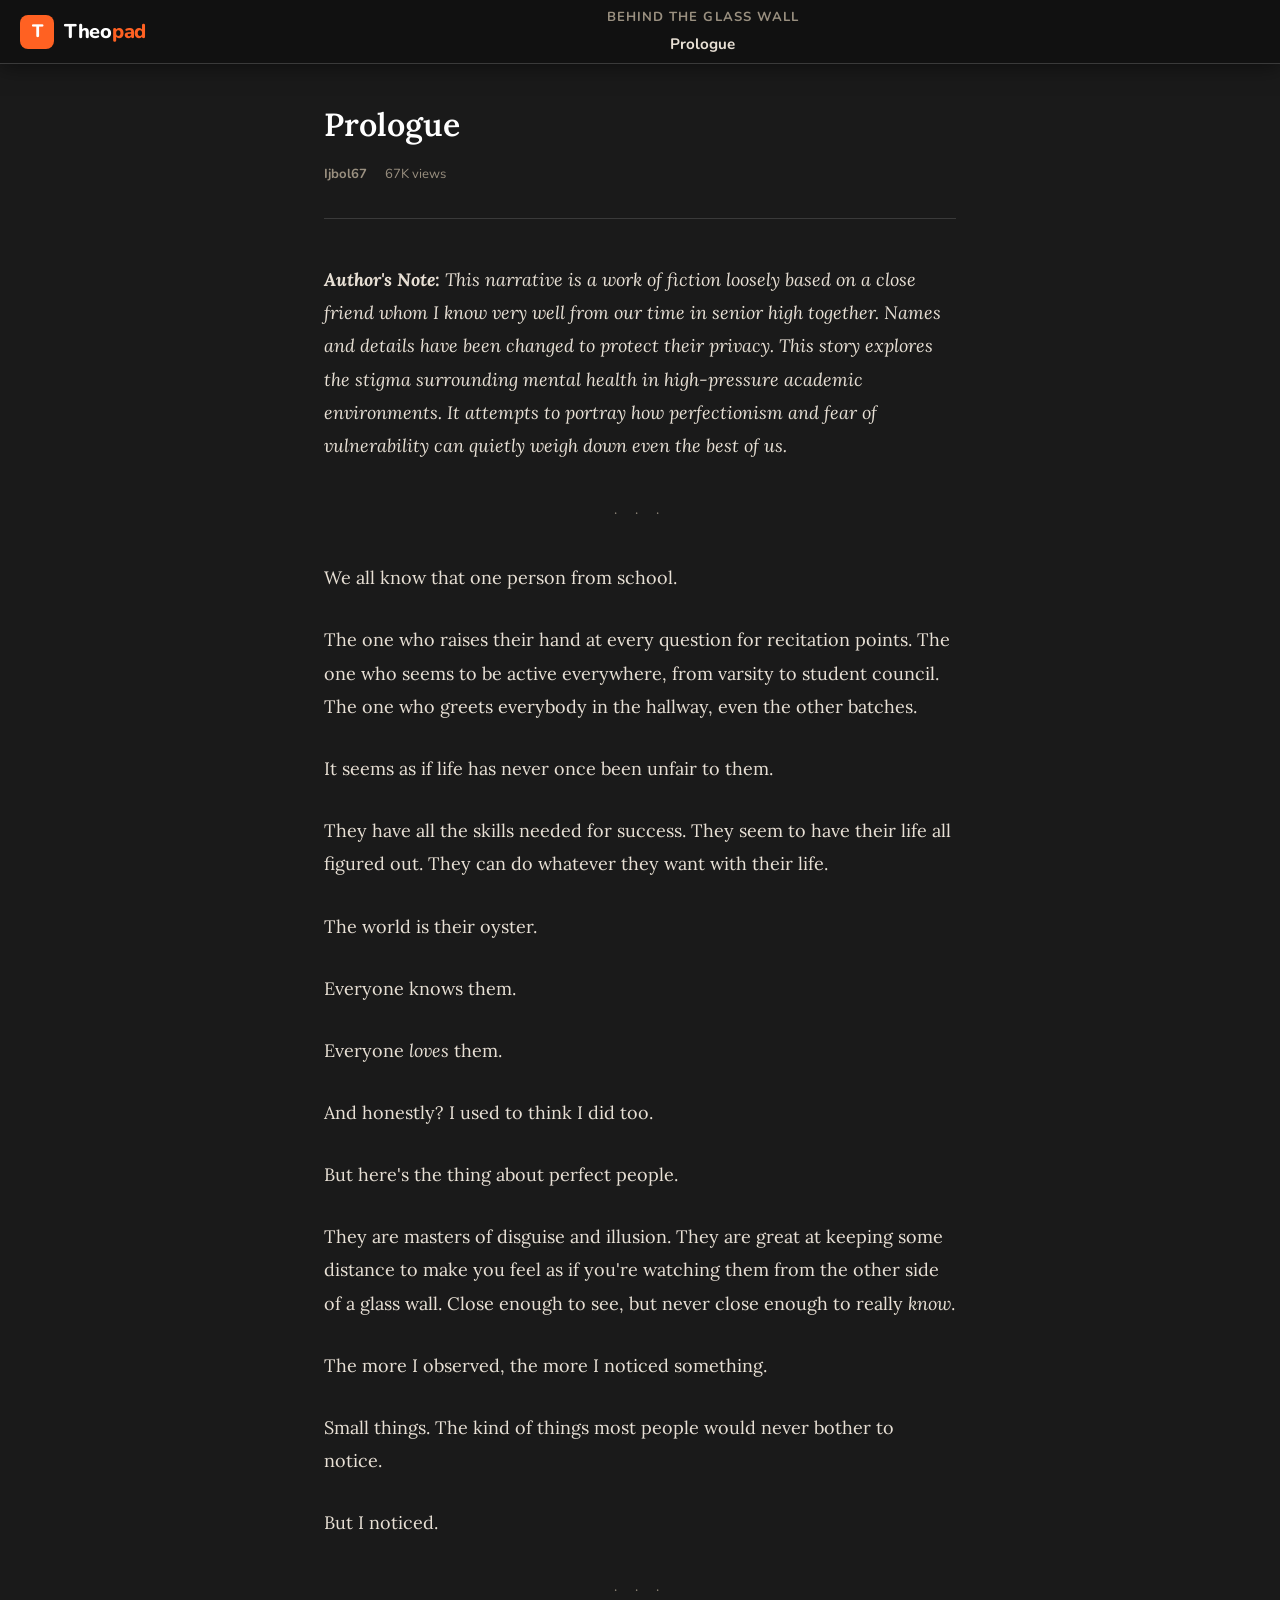
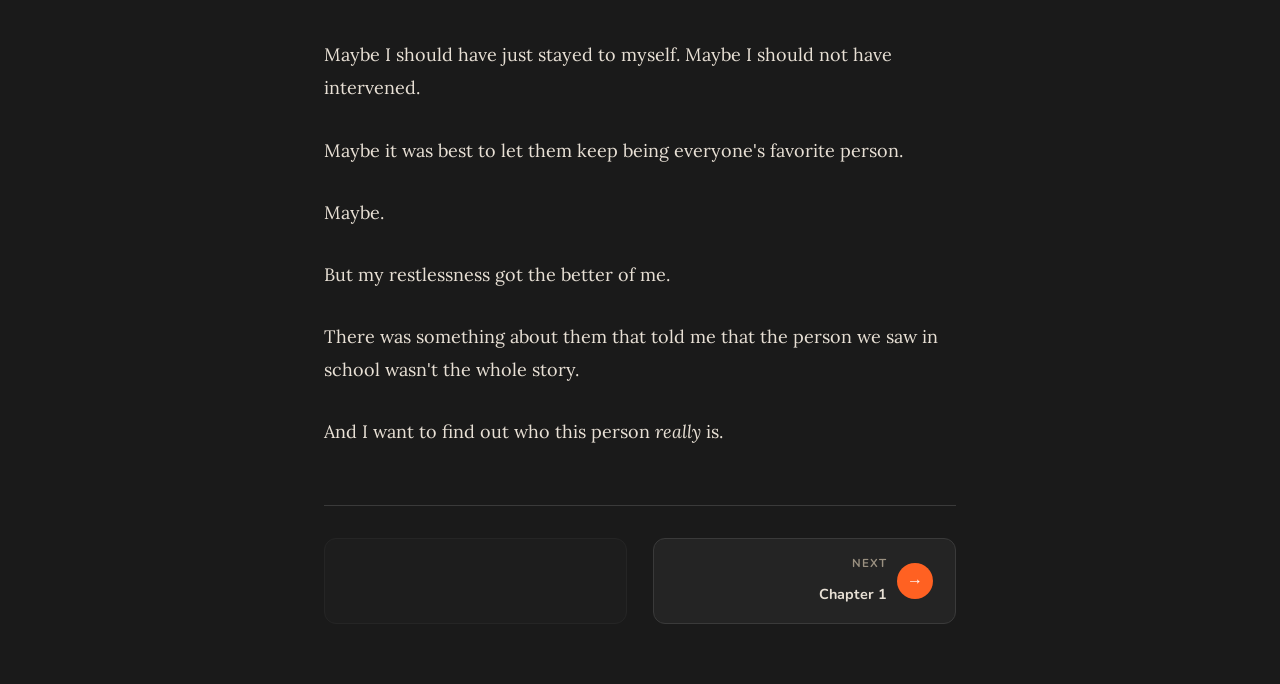
<file: index.html>
<!DOCTYPE html>
<html lang="en">
<head>
  <meta charset="UTF-8" />
  <meta name="viewport" content="width=device-width, initial-scale=1.0"/>
  <title>Theopad</title>
  <link rel="preconnect" href="https://fonts.googleapis.com">
  <link href="https://fonts.googleapis.com/css2?family=Lora:ital,wght@0,400;0,600;1,400&family=Nunito:wght@400;600;700;800&display=swap" rel="stylesheet">
  <link rel="icon" type="image/x-icon" href="logo.png">
  <link rel="stylesheet" href="style.css">
</head>
<body>

  <header>
    <div class="header-logo">
      <div class="logo-icon">T</div>
      <div class="logo-text">Theo<span>pad</span></div>
    </div>

    <div class="header-meta">
      <div class="header-story-title">Behind the Glass Wall</div>
      <div class="header-chapter-title">Prologue</div>
    </div>
  </header>

  <main>
    <div class="chapter-header">
      <h1 class="chapter-title">Prologue</h1>
      <div class="chapter-meta">
        <span><strong>Ijbol67</strong></span>
        <span>67K views</span>
      </div>
    </div>

    <div class="story-content">
      
      <p>
        <i><strong>Author's Note:</strong> This narrative is a work of fiction loosely based on a close friend whom I know very well from our time in senior high together. Names and details have been changed to protect their privacy. This story explores the stigma surrounding mental health in high-pressure academic environments. It attempts to portray how perfectionism and fear of vulnerability can quietly weigh down even the best of us.</i>
      </p>

      <div class="scene-break">· · ·</div>

      <p>
        We all know that one person from school.
      </p>

      <p>
        The one who raises their hand at every question for recitation points. The one who seems to be active everywhere, from varsity to student council. The one who greets everybody in the hallway, even the other batches.
      </p>

      <p>
        It seems as if life has never once been unfair to them.
      </p>

      <p>
        They have all the skills needed for success. They seem to have their life all figured out. They can do whatever they want with their life.
      </p>

      <p>
        The world is their oyster.
      </p>

      <p>
        Everyone knows them.
      </p>

      <p>
        Everyone <i>loves</i> them.
      </p>

      <p>
        And honestly? I used to think I did too.
      </p>

      <p>
        But here's the thing about perfect people.
      </p>

      <p>
        They are masters of disguise and illusion. They are great at keeping some distance to make you feel as if you're watching them from the other side of a glass wall. Close enough to see, but never close enough to really <i>know</i>.
      </p>

      <p>
        The more I observed, the more I noticed something.
      </p>

      <p>
        Small things. The kind of things most people would never bother to notice.
      </p>
      
      <p>
        But I noticed.
      </p>

      <div class="scene-break">· · ·</div>

      <p>
        Maybe I should have just stayed to myself. Maybe I should not have intervened. 
      </p>

      <p>
        Maybe it was best to let them keep being everyone's favorite person.
      </p>

      <p>
        Maybe.
      </p>

      <p>
        But my restlessness got the better of me.
      </p>

      <p>
        There was something about them that told me that the person we saw in school wasn't the whole story. 
      </p>

      <p>
        And I want to find out who this person <i>really</i> is.
      </p>

    </div>

    <nav class="chapter-nav">
      <!-- First chapter: previous is disabled -->
      <a class="nav-btn prev disabled">
        <div class="nav-info">
          <small></small>
          <strong></strong>
        </div>
      </a>

      <a class="nav-btn next" href="chapter1.html">
        <div class="nav-arrow">→</div>
        <div class="nav-info">
          <small>Next</small>
          <strong>Chapter 1</strong>
        </div>
      </a>
    </nav>
  </main>

</body>
</html>
</file>
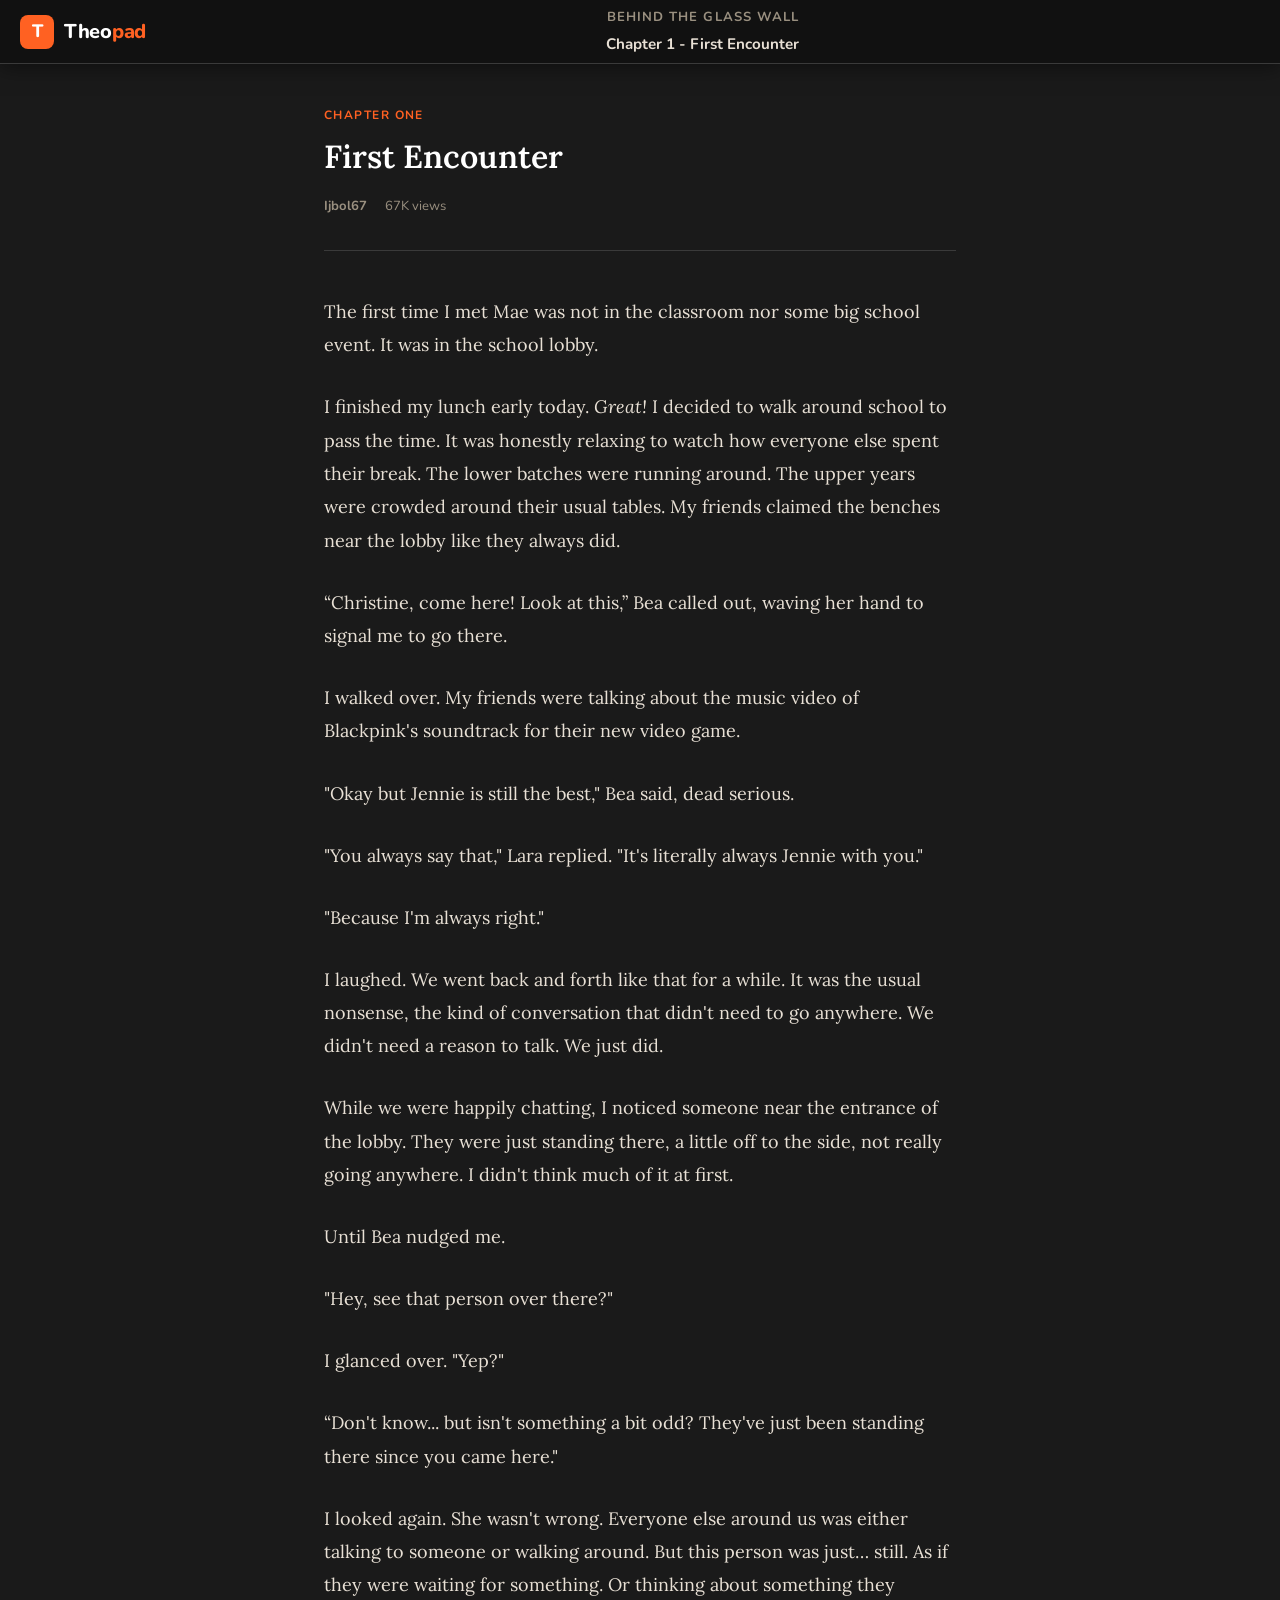
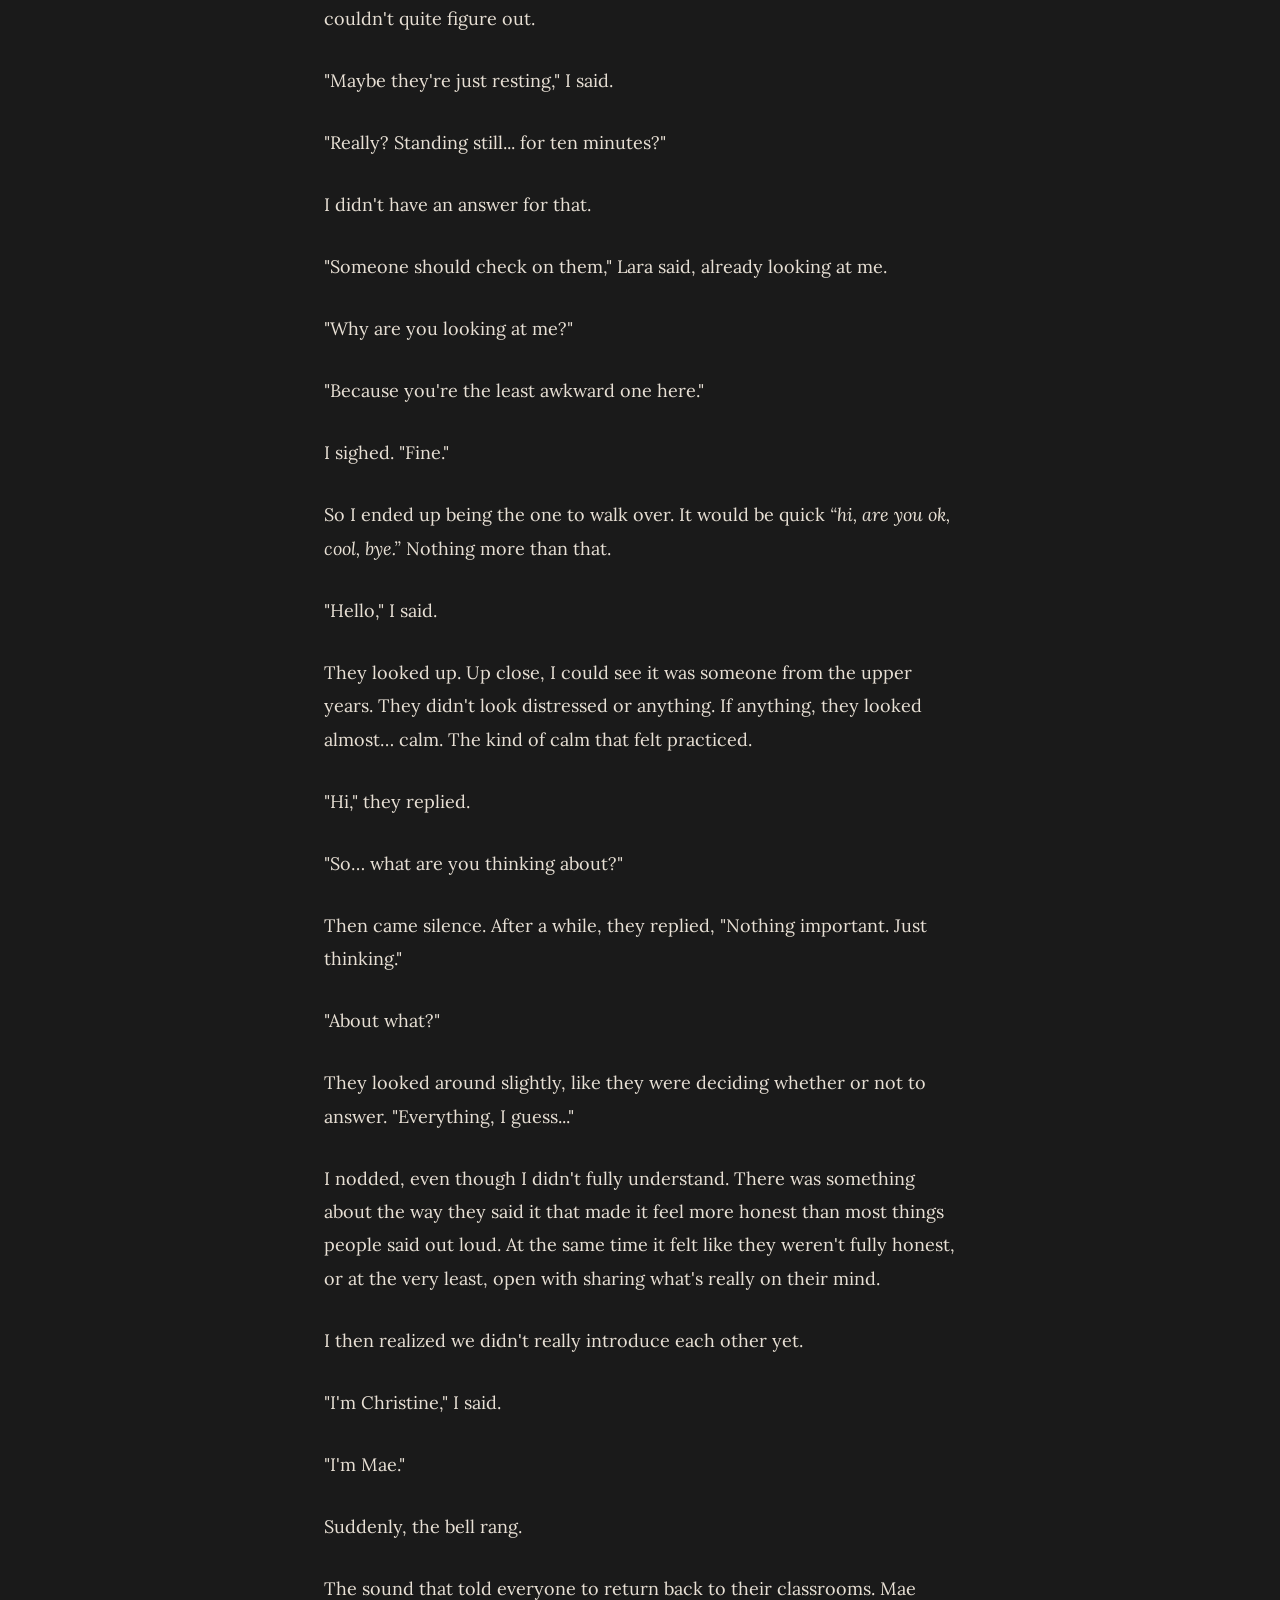
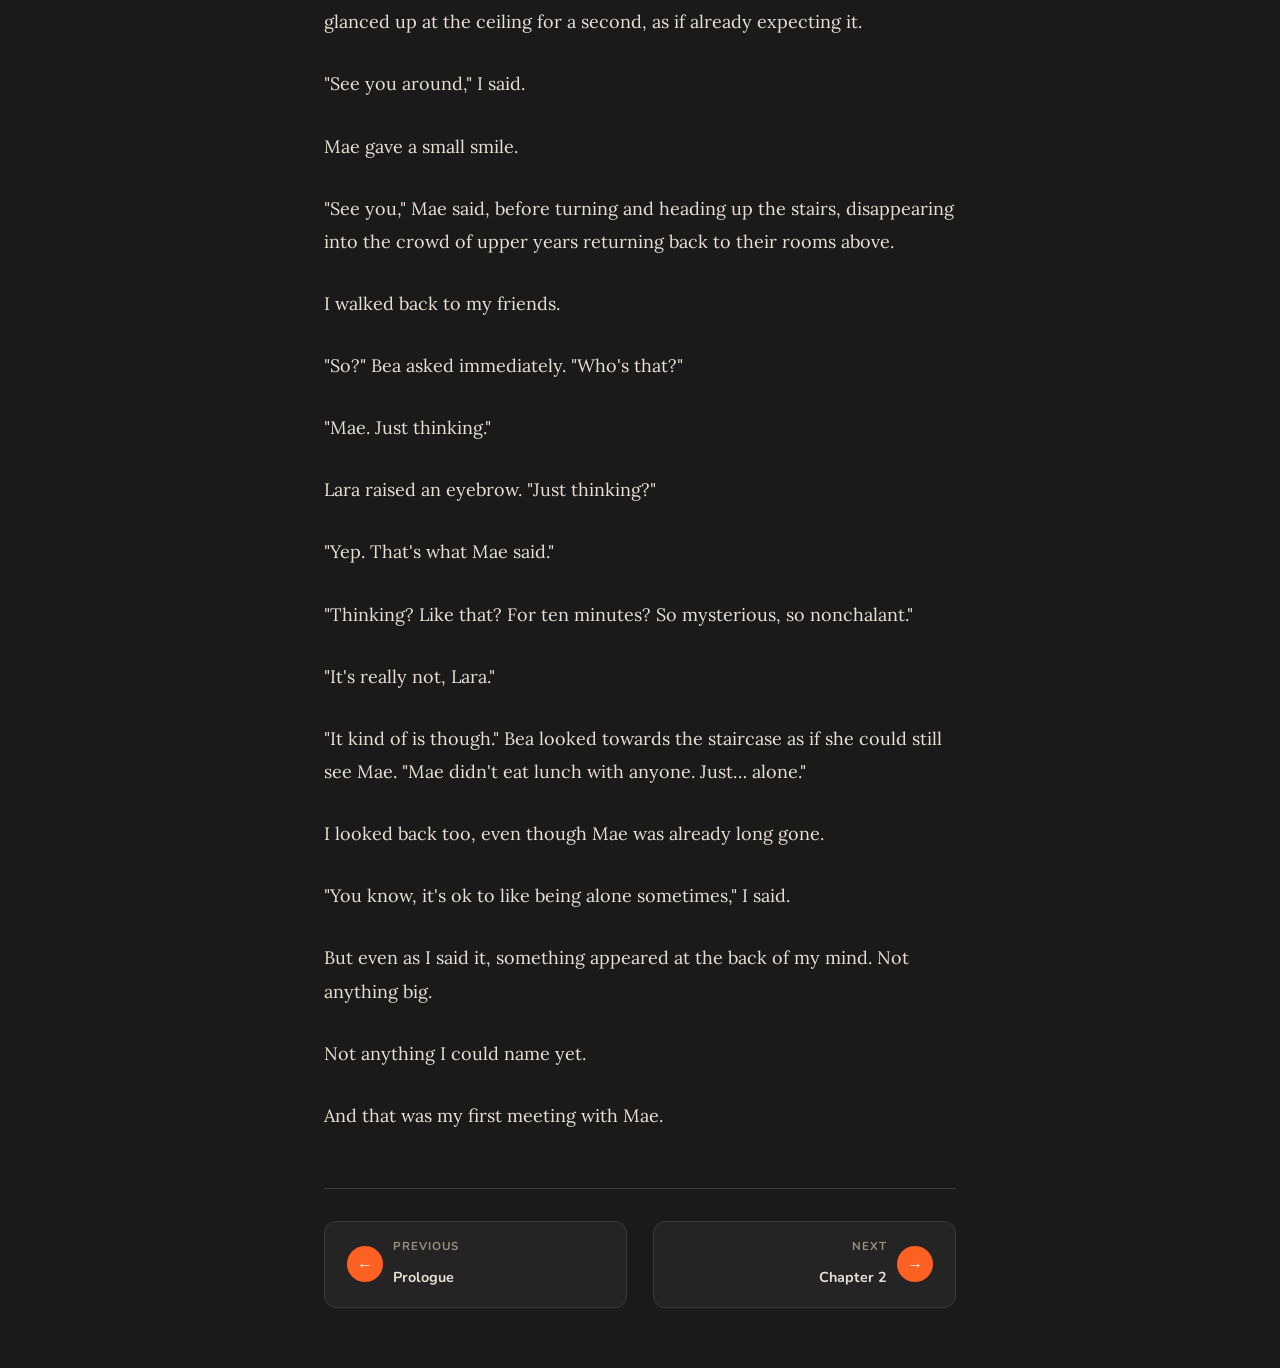
<file: chapter1.html>
<!DOCTYPE html>
<html lang="en">
<head>
  <meta charset="UTF-8" />
  <meta name="viewport" content="width=device-width, initial-scale=1.0"/>
  <title>Theopad</title>
  <link rel="preconnect" href="https://fonts.googleapis.com">
  <link href="https://fonts.googleapis.com/css2?family=Lora:ital,wght@0,400;0,600;1,400&family=Nunito:wght@400;600;700;800&display=swap" rel="stylesheet">
  <link rel="icon" type="image/x-icon" href="logo.png">
  <link rel="stylesheet" href="style.css">
</head>
<body>

  <header>
    <div class="header-logo">
      <div class="logo-icon">T</div>
      <div class="logo-text">Theo<span>pad</span></div>
    </div>

    <div class="header-meta">
      <div class="header-story-title">Behind the Glass Wall</div>
      <div class="header-chapter-title">Chapter 1 - First Encounter</div>
    </div>
  </header>

  <main>
    <div class="chapter-header">
      <div class="chapter-label">Chapter One</div>
      <h1 class="chapter-title">First Encounter</h1>
      <div class="chapter-meta">
        <span><strong>Ijbol67</strong></span>
        <span>67K views</span>
      </div>
    </div>

    <div class="story-content">
      <p>
        The first time I met Mae was not in the classroom nor some big school event. It was in the school lobby.
      </p>

      <p>
        I finished my lunch early today. <i>Great!</i> I decided to walk around school to pass the time. It was honestly relaxing to watch how everyone else spent their break. The lower batches were running around. The upper years were crowded around their usual tables. My friends claimed the benches near the lobby like they always did.
      </p>

      <p>
        “Christine, come here! Look at this,” Bea called out, waving her hand to signal me to go there.
      </p>

      <p>
        I walked over. My friends were talking about the music video of Blackpink's soundtrack for their new video game.
      </p>

      <p>
        "Okay but Jennie is still the best," Bea said, dead serious.
      </p>

      <p>
        "You always say that," Lara replied. "It's literally always Jennie with you."
      </p>

      <p>
        "Because I'm always right."
      </p>

      <p>
        I laughed. We went back and forth like that for a while. It was the usual nonsense, the kind of conversation that didn't need to go anywhere. We didn't need a reason to talk. We just did.
      </p>

      <p>
        While we were happily chatting, I noticed someone near the entrance of the lobby. They were just standing there, a little off to the side, not really going anywhere. I didn't think much of it at first.
      </p>

      <p>
        Until Bea nudged me.
      </p>

      <p>
        "Hey, see that person over there?"
      </p>

      <p>
        I glanced over. "Yep?"
      </p>

      <p>
        “Don't know... but isn't something a bit odd? They've just been standing there since you came here."
      </p>

      <p>
        I looked again. She wasn't wrong. Everyone else around us was either talking to someone or walking around. But this person was just… still. As if they were waiting for something. Or thinking about something they couldn't quite figure out.
      </p>

      <p>
        "Maybe they're just resting," I said.
      </p>

      <p>
        "Really? Standing still... for ten minutes?"
      </p>

      <p>
        I didn't have an answer for that.
      </p>

      <p>
        "Someone should check on them," Lara said, already looking at me.
      </p>

      <p>
        "Why are you looking at me?"
      </p>

      <p>
        "Because you're the least awkward one here."
      </p>

      <p>
        I sighed. "Fine."
      </p>

      <p>
        So I ended up being the one to walk over. It would be quick <i>“hi, are you ok, cool, bye.”</i> Nothing more than that.
      </p>

      <p>
        "Hello," I said.
      </p>

      <p>
        They looked up. Up close, I could see it was someone from the upper years. They didn't look distressed or anything. If anything, they looked almost… calm. The kind of calm that felt practiced.
      </p>

      <p>
        "Hi," they replied.
      </p>

      <p>
        "So… what are you thinking about?"
      </p>

      <p>
        Then came silence. After a while, they replied, "Nothing important. Just thinking."
      </p>

      <p>
        "About what?"
      </p>

      <p>
        They looked around slightly, like they were deciding whether or not to answer. "Everything, I guess..."
      </p>

      <p>
        I nodded, even though I didn't fully understand. There was something about the way they said it that made it feel more honest than most things people said out loud. At the same time it felt like they weren't fully honest, or at the very least, open with sharing what's really on their mind.
      </p>

      <p>
        I then realized we didn't really introduce each other yet. 
      </p>

      <p>
        "I'm Christine," I said.
      </p>

      <p>
        "I'm Mae."
      </p>

      <p>
        Suddenly, the bell rang.
      </p>

      <p>
        The sound that told everyone to return back to their classrooms. Mae glanced up at the ceiling for a second, as if already expecting it.
      </p>

      <p>
        "See you around," I said.
      </p>

      <p>
        Mae gave a small smile.
      </p>

      <p>
        "See you," Mae said, before turning and heading up the stairs, disappearing into the crowd of upper years returning back to their rooms above.
      </p>

      <p>
        I walked back to my friends.
      </p>

      <p>
        "So?" Bea asked immediately. "Who's that?"
      </p>

      <p>
        "Mae. Just thinking."
      </p>

      <p>
        Lara raised an eyebrow. "Just thinking?"
      </p>

      <p>
        "Yep. That's what Mae said."
      </p>

      <p>
        "Thinking? Like that? For ten minutes? So mysterious, so nonchalant."
      </p>

      <p>
        "It's really not, Lara."
      </p>

      <p>
        "It kind of is though." Bea looked towards the staircase as if she could still see Mae. "Mae didn't eat lunch with anyone. Just… alone."
      </p>

      <p>
        I looked back too, even though Mae was already long gone.
      </p>

      <p>
        "You know, it's ok to like being alone sometimes," I said.
      </p>

      <p>
        But even as I said it, something appeared at the back of my mind. Not anything big. 
      </p>

      <p>
        Not anything I could name yet.
      </p>

      <p>
        And that was my first meeting with Mae.
      </p>

    </div>

    <nav class="chapter-nav">
      <a class="nav-btn prev" href="index.html">
        <div class="nav-arrow">←</div>
        <div class="nav-info">
          <small>Previous</small>
          <strong>Prologue</strong>
        </div>
      </a>

      <a class="nav-btn next" href="chapter2.html">
        <div class="nav-arrow">→</div>
        <div class="nav-info">
          <small>Next</small>
          <strong>Chapter 2</strong>
        </div>
      </a>
    </nav>
  </main>

</body>
</html>
</file>
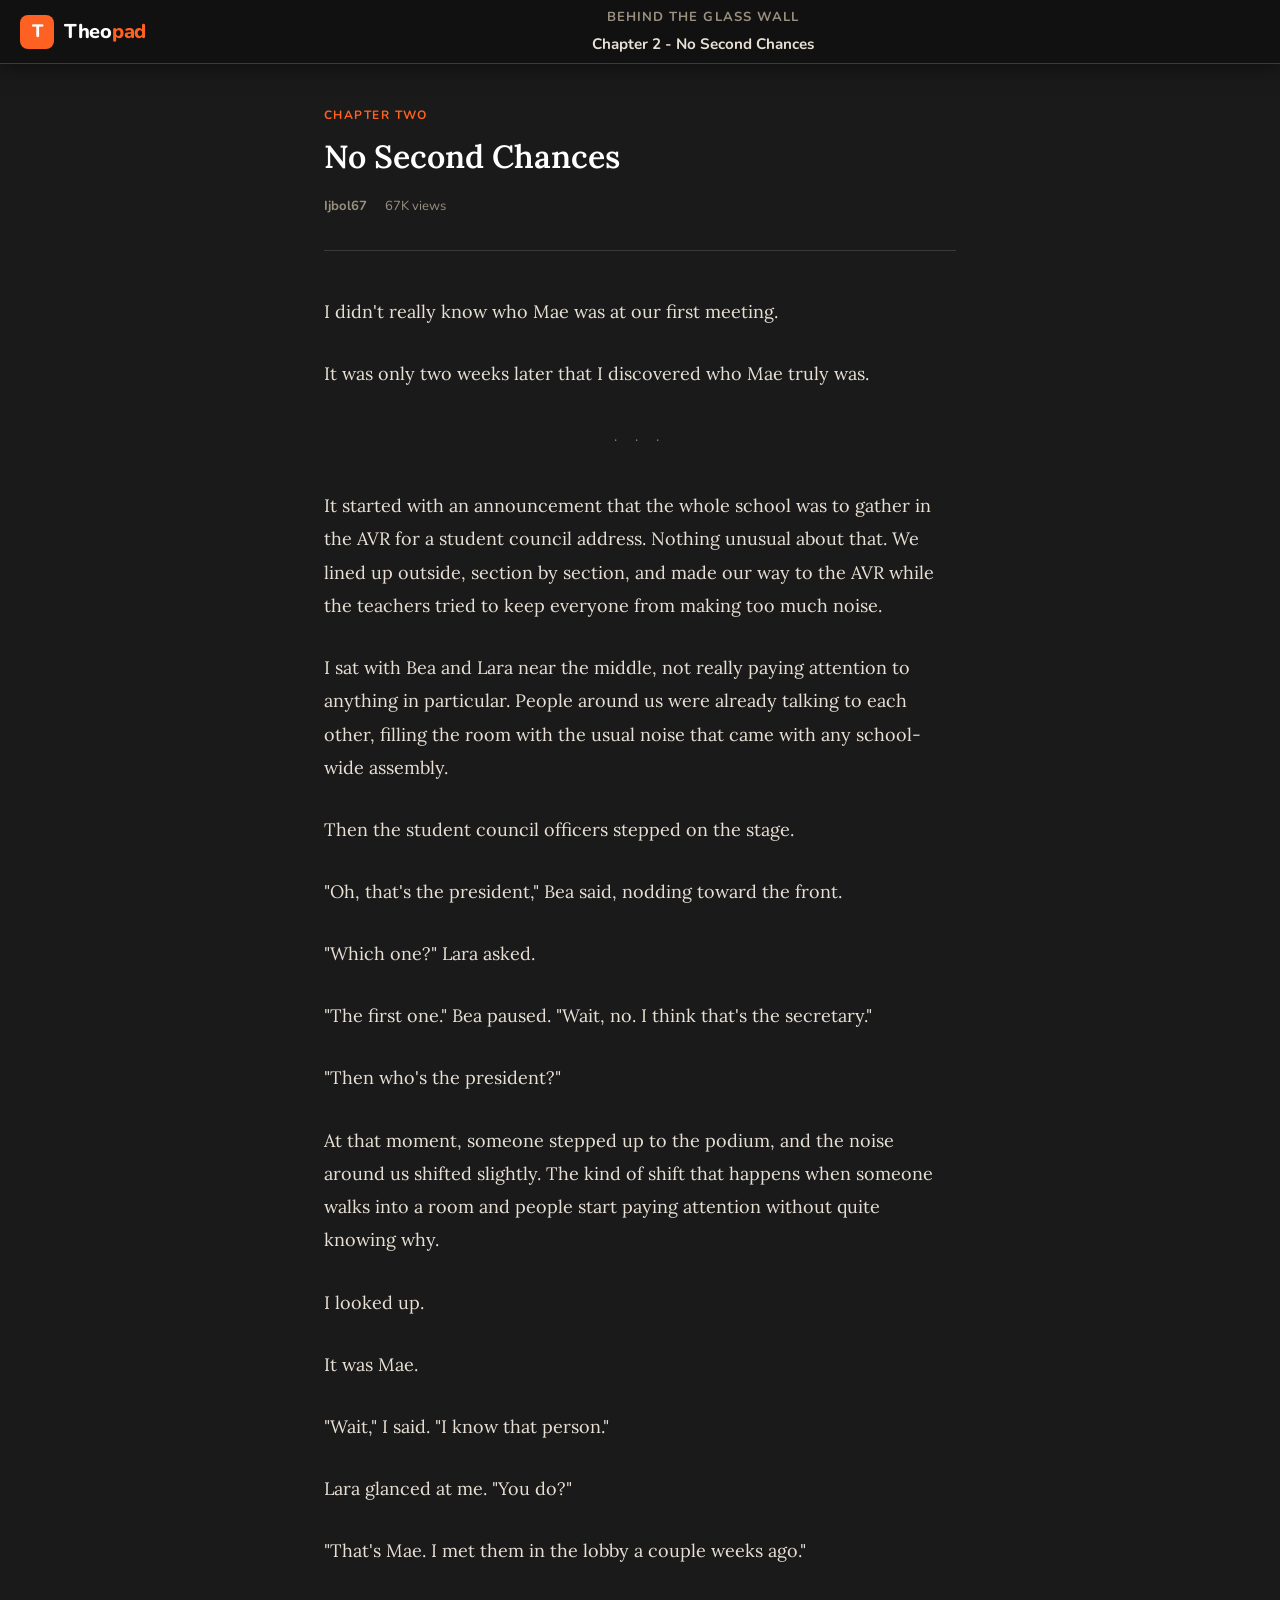
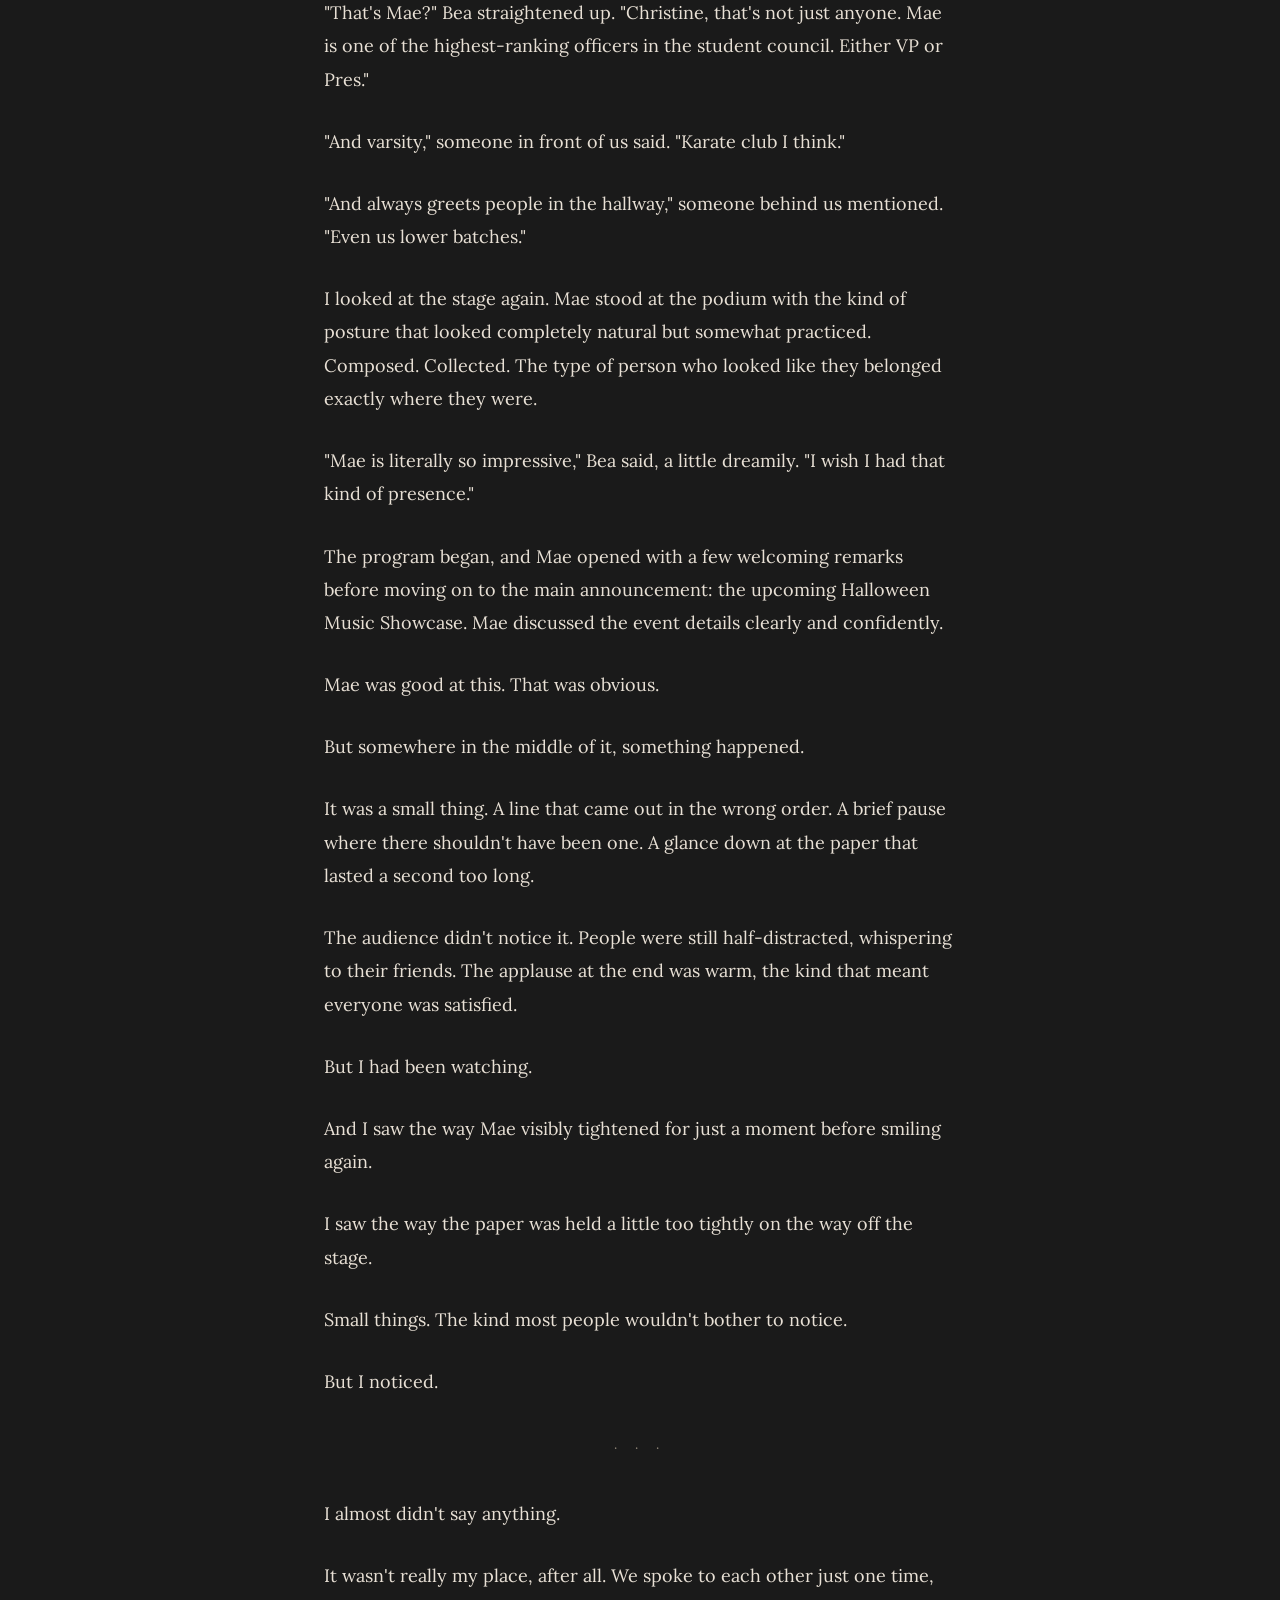
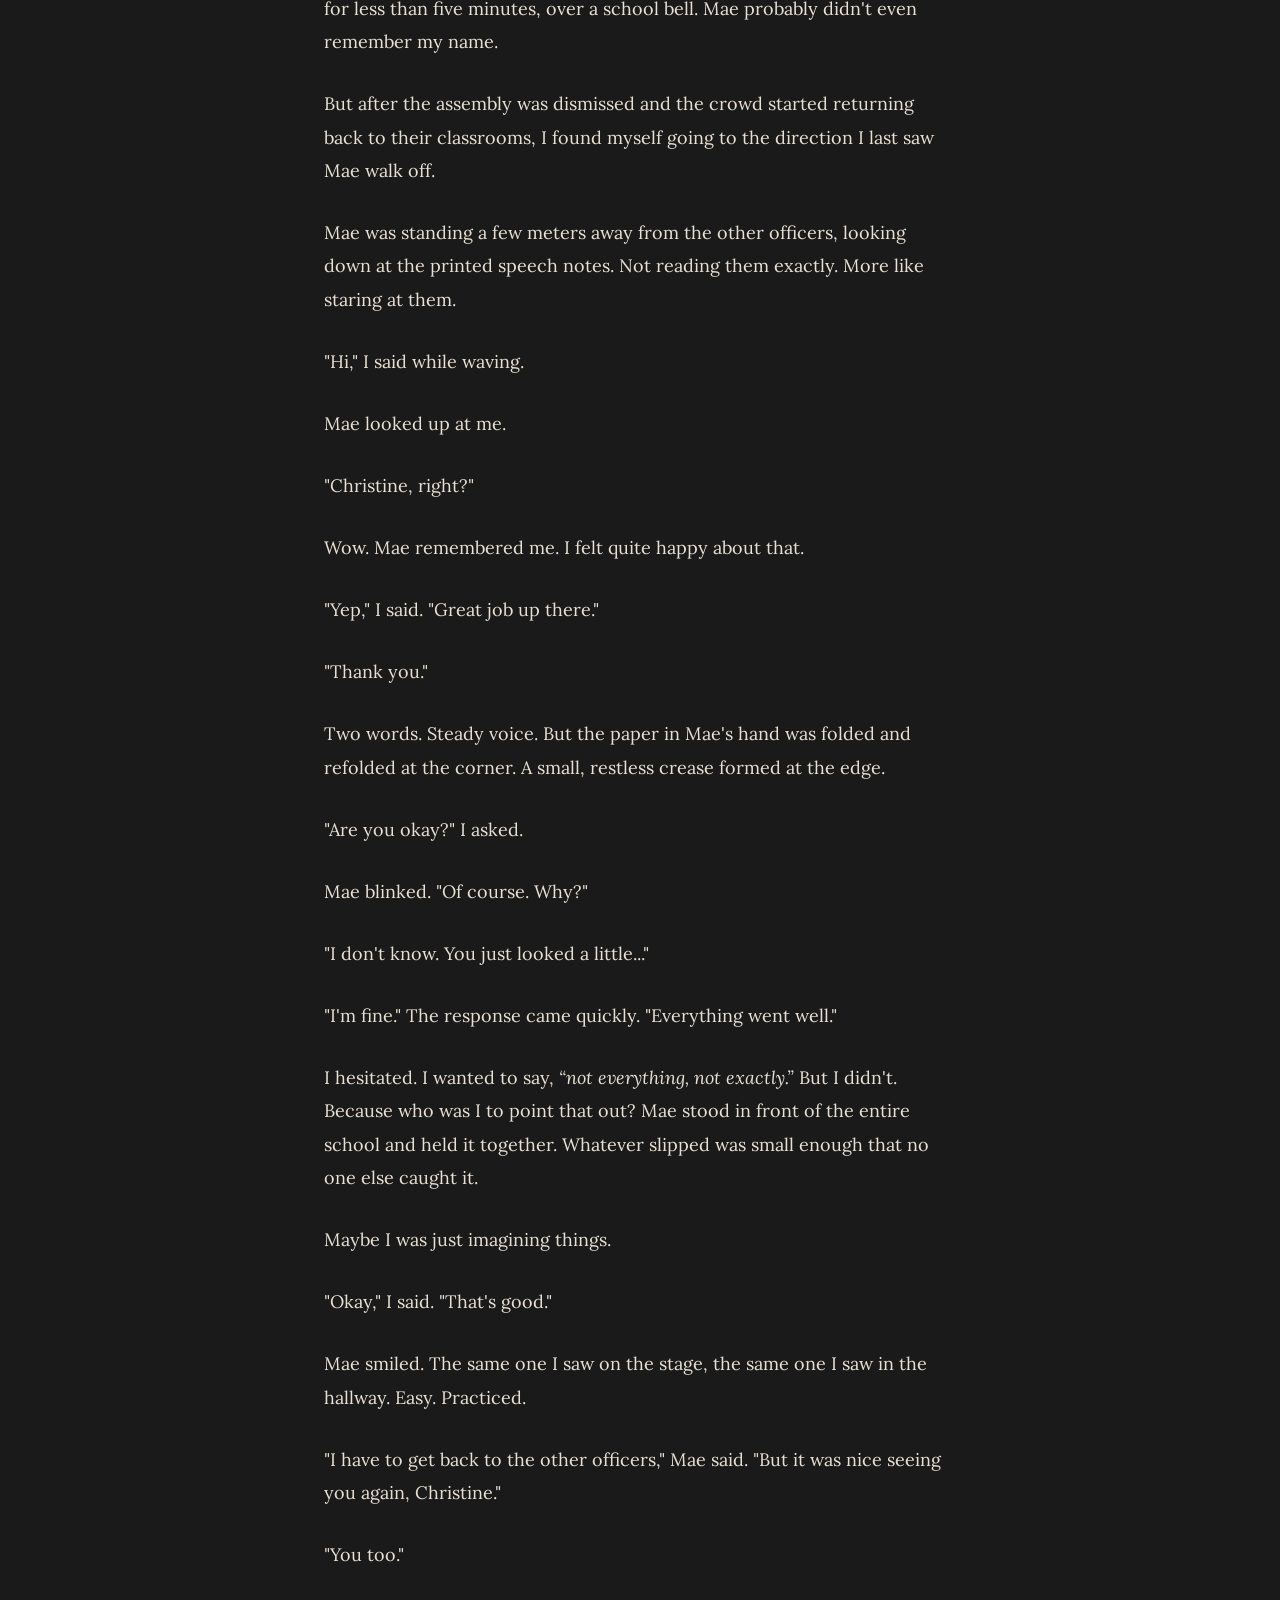
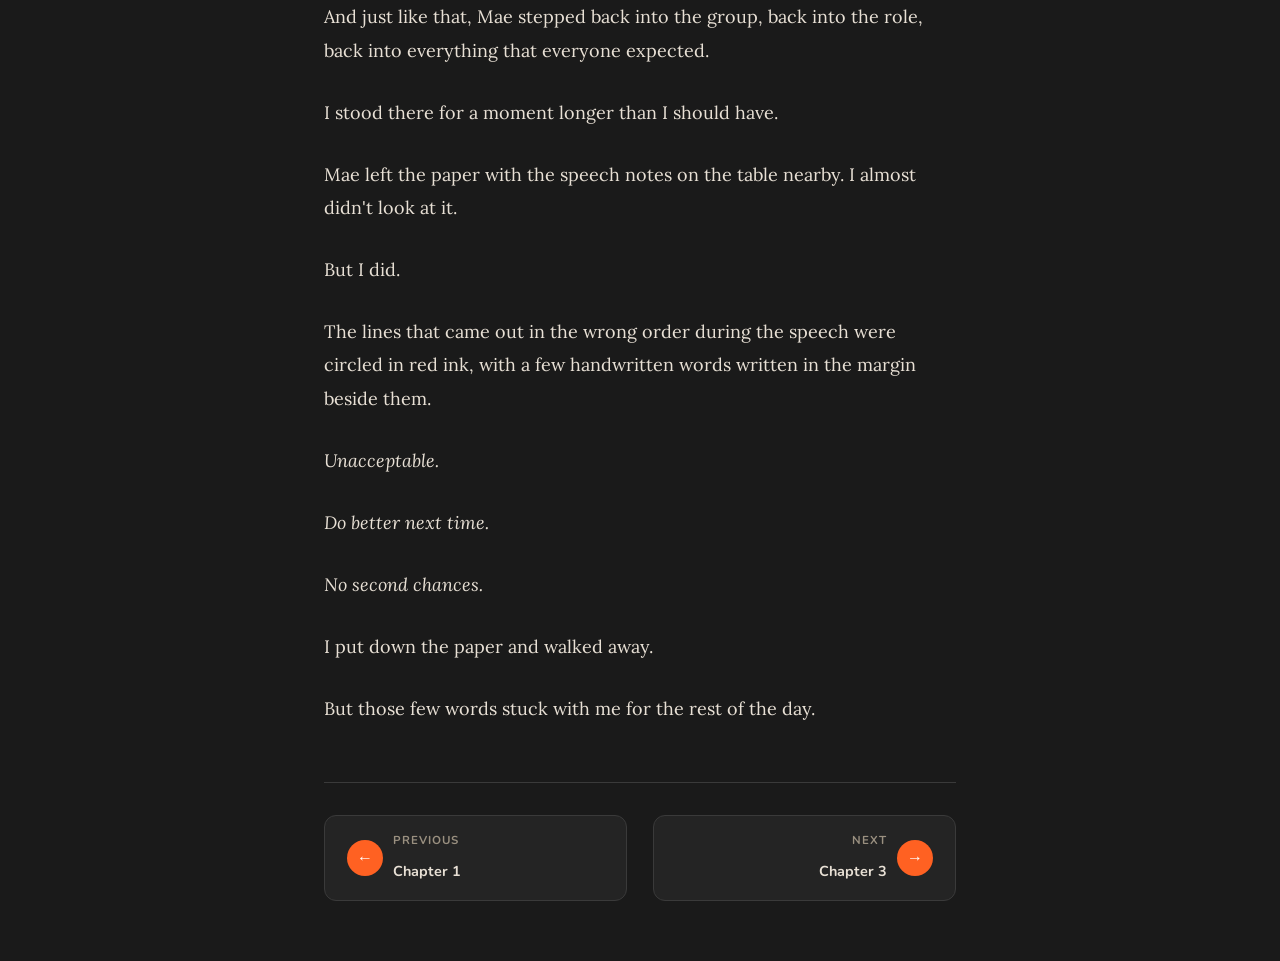
<file: chapter2.html>
<!DOCTYPE html>
<html lang="en">
<head>
  <meta charset="UTF-8" />
  <meta name="viewport" content="width=device-width, initial-scale=1.0"/>
  <title>Theopad</title>
  <link rel="preconnect" href="https://fonts.googleapis.com">
  <link href="https://fonts.googleapis.com/css2?family=Lora:ital,wght@0,400;0,600;1,400&family=Nunito:wght@400;600;700;800&display=swap" rel="stylesheet">
  <link rel="icon" type="image/x-icon" href="logo.png">
  <link rel="stylesheet" href="style.css">
</head>
<body>

  <header>
    <div class="header-logo">
      <div class="logo-icon">T</div>
      <div class="logo-text">Theo<span>pad</span></div>
    </div>

    <div class="header-meta">
      <div class="header-story-title">Behind the Glass Wall</div>
      <div class="header-chapter-title">Chapter 2 - No Second Chances</div>
    </div>
  </header>

  <main>
    <div class="chapter-header">
      <div class="chapter-label">Chapter Two</div>
      <h1 class="chapter-title">No Second Chances</h1>
      <div class="chapter-meta">
        <span><strong>Ijbol67</strong></span>
        <span>67K views</span>
      </div>
    </div>

    <div class="story-content">
      <p>
        I didn't really know who Mae was at our first meeting.
      </p>

      <p>
        It was only two weeks later that I discovered who Mae truly was.
      </p>

      <div class="scene-break">· · ·</div>

      <p>
        It started with an announcement that the whole school was to gather in the AVR for a student council address. Nothing unusual about that. We lined up outside, section by section, and made our way to the AVR while the teachers tried to keep everyone from making too much noise.
      </p>

      <p>
        I sat with Bea and Lara near the middle, not really paying attention to anything in particular. People around us were already talking to each other, filling the room with the usual noise that came with any school-wide assembly.
      </p>

      <p>
        Then the student council officers stepped on the stage.
      </p>

      <p>
        "Oh, that's the president," Bea said, nodding toward the front.
      </p>

      <p>
        "Which one?" Lara asked.
      </p>

      <p>
        "The first one." Bea paused. "Wait, no. I think that's the secretary."
      </p>

      <p>
        "Then who's the president?"
      </p>

      <p>
        At that moment, someone stepped up to the podium, and the noise around us shifted slightly. The kind of shift that happens when someone walks into a room and people start paying attention without quite knowing why.
      </p>

      <p>
        I looked up.
      </p>

      <p>
        It was Mae. 
      </p>

      <p>
        "Wait," I said. "I know that person."
      </p>

      <p>
        Lara glanced at me. "You do?"
      </p>

      <p>
        "That's Mae. I met them in the lobby a couple weeks ago."
      </p>

      <p>
        "That's Mae?" Bea straightened up. "Christine, that's not just anyone. Mae is one of the highest-ranking officers in the student council. Either VP or Pres."
      </p>

      <p>
        "And varsity," someone in front of us said. "Karate club I think."
      </p>

      <p>
        "And always greets people in the hallway," someone behind us mentioned. "Even us lower batches."
      </p>

      <p>
        I looked at the stage again. Mae stood at the podium with the kind of posture that looked completely natural but somewhat practiced. Composed. Collected. The type of person who looked like they belonged exactly where they were.
      </p>

      <p>
        "Mae is literally so impressive," Bea said, a little dreamily. "I wish I had that kind of presence."
      </p>

      <p>
        The program began, and Mae opened with a few welcoming remarks before moving on to the main announcement: the upcoming Halloween Music Showcase. Mae discussed the event details clearly and confidently.
      </p>

      <p>
        Mae was good at this. That was obvious.
      </p>

      <p>
        But somewhere in the middle of it, something happened.
      </p>

      <p>
        It was a small thing. A line that came out in the wrong order. A brief pause where there shouldn't have been one. A glance down at the paper that lasted a second too long.
      </p>

      <p>
        The audience didn't notice it. People were still half-distracted, whispering to their friends. The applause at the end was warm, the kind that meant everyone was satisfied.
      </p>

      <p>
        But I had been watching.
      </p>

      <p>
        And I saw the way Mae visibly tightened for just a moment before smiling again.
      </p>

      <p>
        I saw the way the paper was held a little too tightly on the way off the stage.
      </p>

      <p>
        Small things. The kind most people wouldn't bother to notice.
      </p>

      <p>
        But I noticed.
      </p>

      <div class="scene-break">· · ·</div>

      <p>
        I almost didn't say anything.
      </p>

      <p>
        It wasn't really my place, after all. We spoke to each other just one time, for less than five minutes, over a school bell. Mae probably didn't even remember my name.
      </p>

      <p>
        But after the assembly was dismissed and the crowd started returning back to their classrooms, I found myself going to the direction I last saw Mae walk off.
      </p>

      <p>
        Mae was standing a few meters away from the other officers, looking down at the printed speech notes. Not reading them exactly. More like staring at them.
      </p>

      <p>
        "Hi," I said while waving.
      </p>

      <p>
        Mae looked up at me. 
      </p>

      <p>
        "Christine, right?"
      </p>

      <p>
        Wow. Mae remembered me. I felt quite happy about that.
      </p>

      <p>
        "Yep," I said. "Great job up there."
      </p>

      <p>
        "Thank you."
      </p>

      <p>
        Two words. Steady voice. But the paper in Mae's hand was folded and refolded at the corner. A small, restless crease formed at the edge.
      </p>

      <p>
        "Are you okay?" I asked.
      </p>

      <p>
        Mae blinked. "Of course. Why?"
      </p>

      <p>
        "I don't know. You just looked a little..."
      </p>

      <p>
        "I'm fine." The response came quickly. "Everything went well."
      </p>

      <p>
        I hesitated. I wanted to say, <i>“not everything, not exactly.”</i> But I didn't. Because who was I to point that out? Mae stood in front of the entire school and held it together. Whatever slipped was small enough that no one else caught it.
      </p>

      <p>
        Maybe I was just imagining things.
      </p>

      <p>
        "Okay," I said. "That's good."
      </p>

      <p>
        Mae smiled. The same one I saw on the stage, the same one I saw in the hallway. Easy. Practiced.
      </p>

      <p>
        "I have to get back to the other officers," Mae said. "But it was nice seeing you again, Christine."
      </p>

      <p>
        "You too."
      </p>

      <p>
        And just like that, Mae stepped back into the group, back into the role, back into everything that everyone expected.
      </p>

      <p>
        I stood there for a moment longer than I should have.
      </p>

      <p>
        Mae left the paper with the speech notes on the table nearby. I almost didn't look at it.
      </p>

      <p>
        But I did.
      </p>

      <p>
        The lines that came out in the wrong order during the speech were circled in red ink, with a few handwritten words written in the margin beside them.
      </p>

      <p>
        <i>Unacceptable.</i>
      </p>

      <p>
        <i>Do better next time.</i>
      </p>

      <p>
        <i>No second chances.</i>
      </p>

      <p>
        I put down the paper and walked away.
      </p>

      <p>
        But those few words stuck with me for the rest of the day.
      </p>

    </div>

    <nav class="chapter-nav">
      <a class="nav-btn prev" href="chapter1.html">
        <div class="nav-arrow">←</div>
        <div class="nav-info">
          <small>Previous</small>
          <strong>Chapter 1</strong>
        </div>
      </a>

      <a class="nav-btn next" href="chapter3.html">
        <div class="nav-arrow">→</div>
        <div class="nav-info">
          <small>Next</small>
          <strong>Chapter 3</strong>
        </div>
      </a>
    </nav>
  </main>

</body>
</html>
</file>
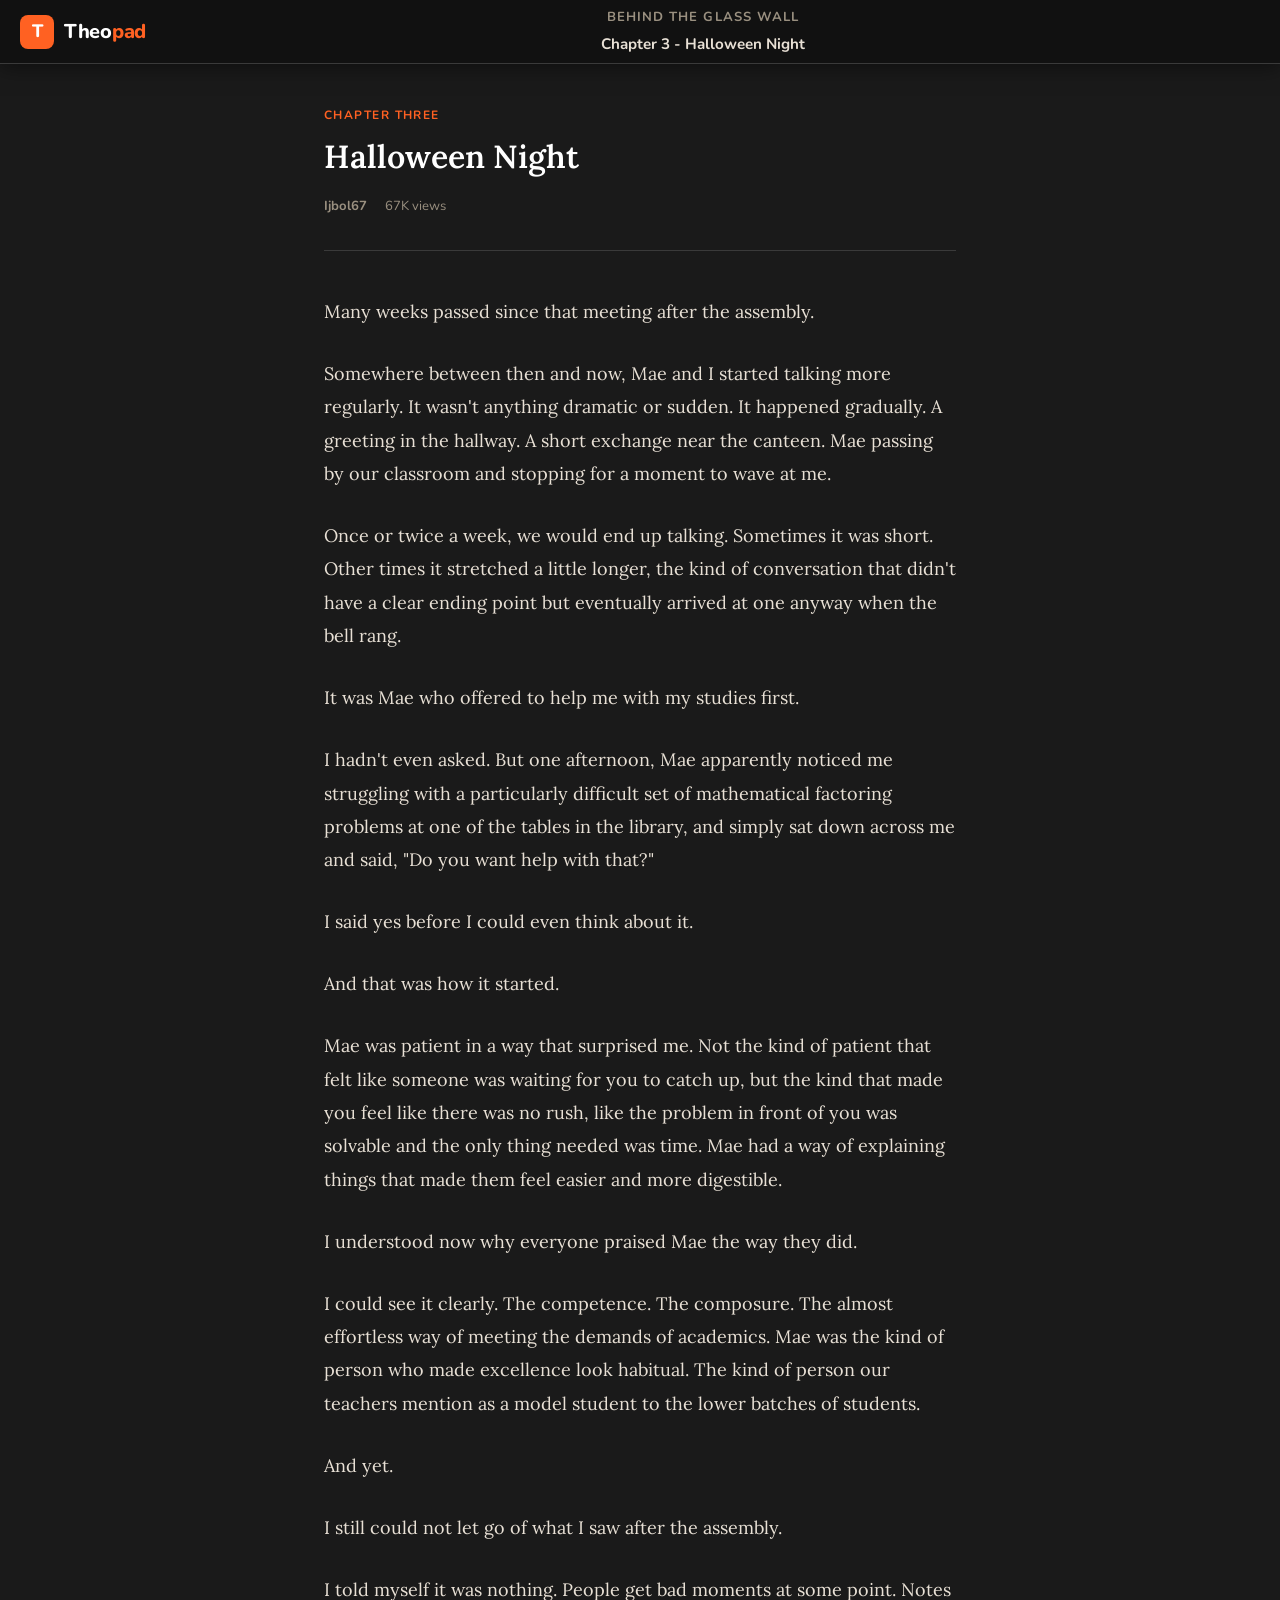
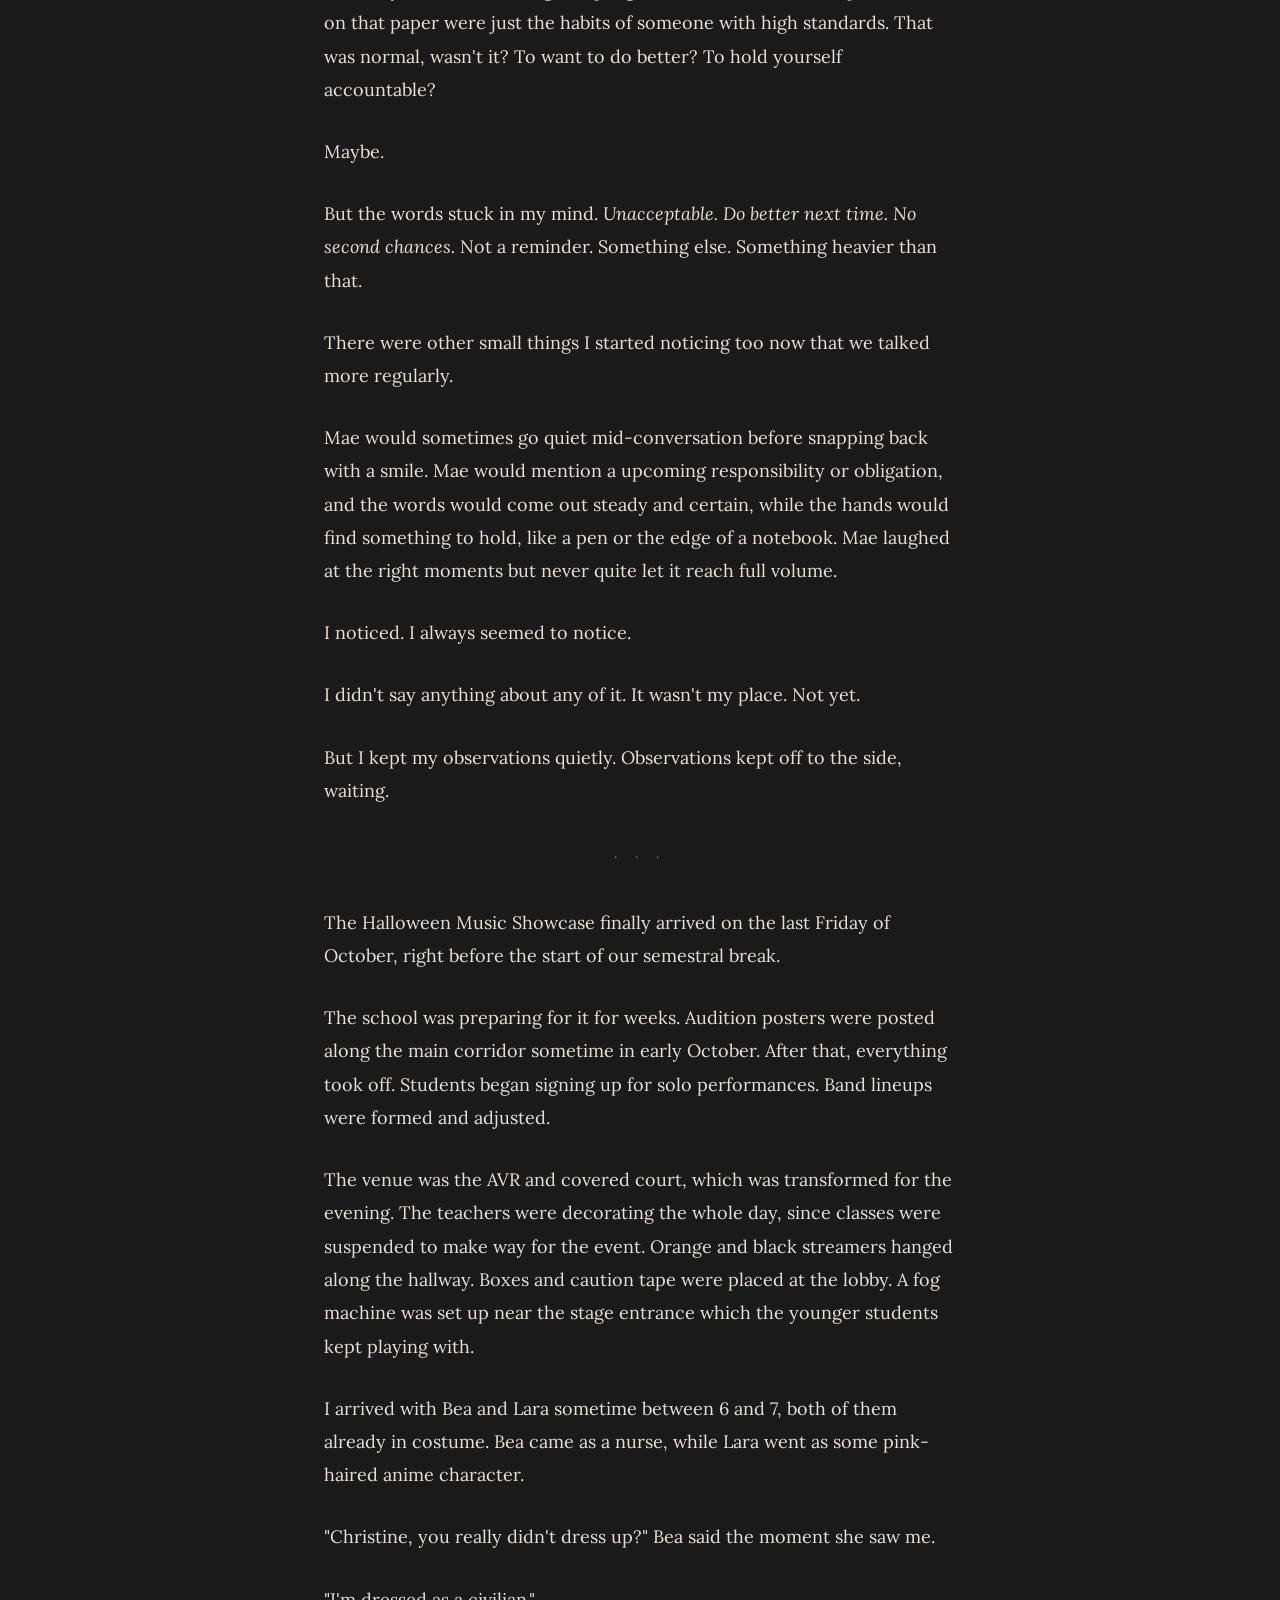
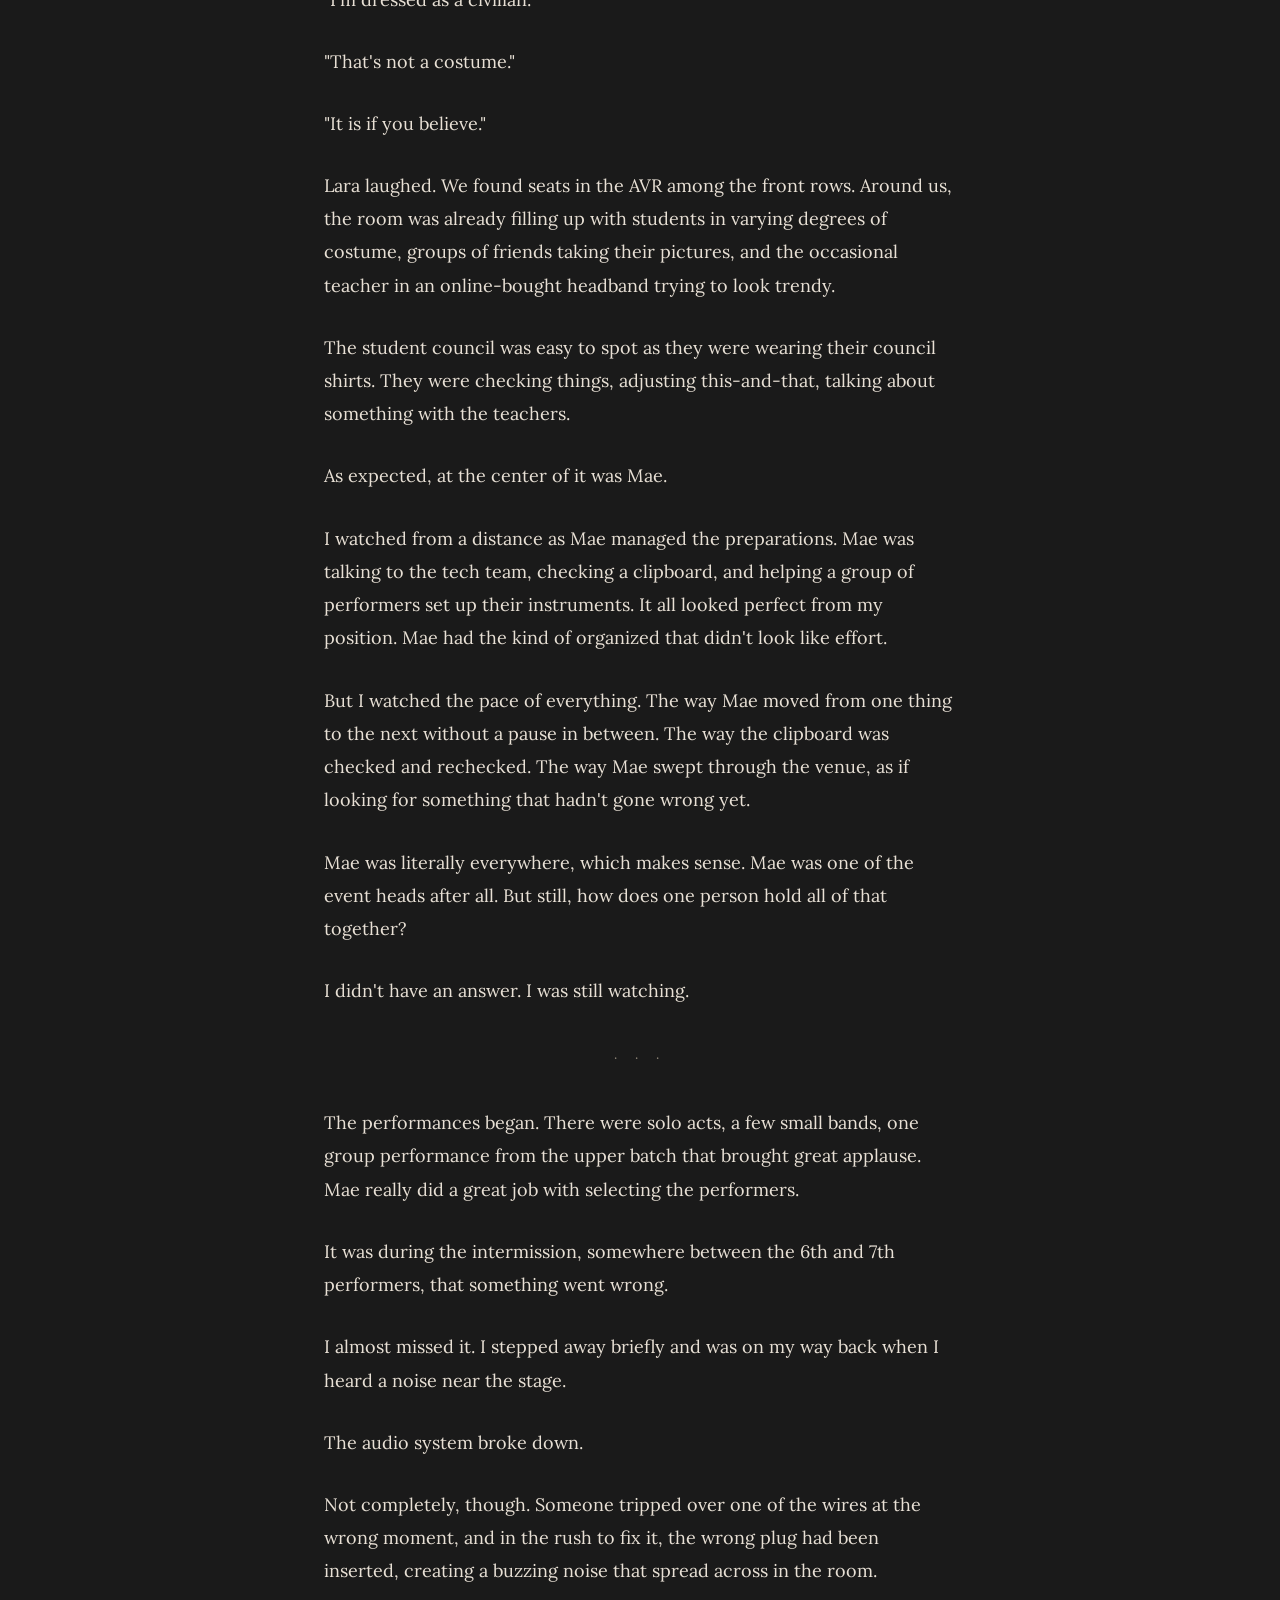
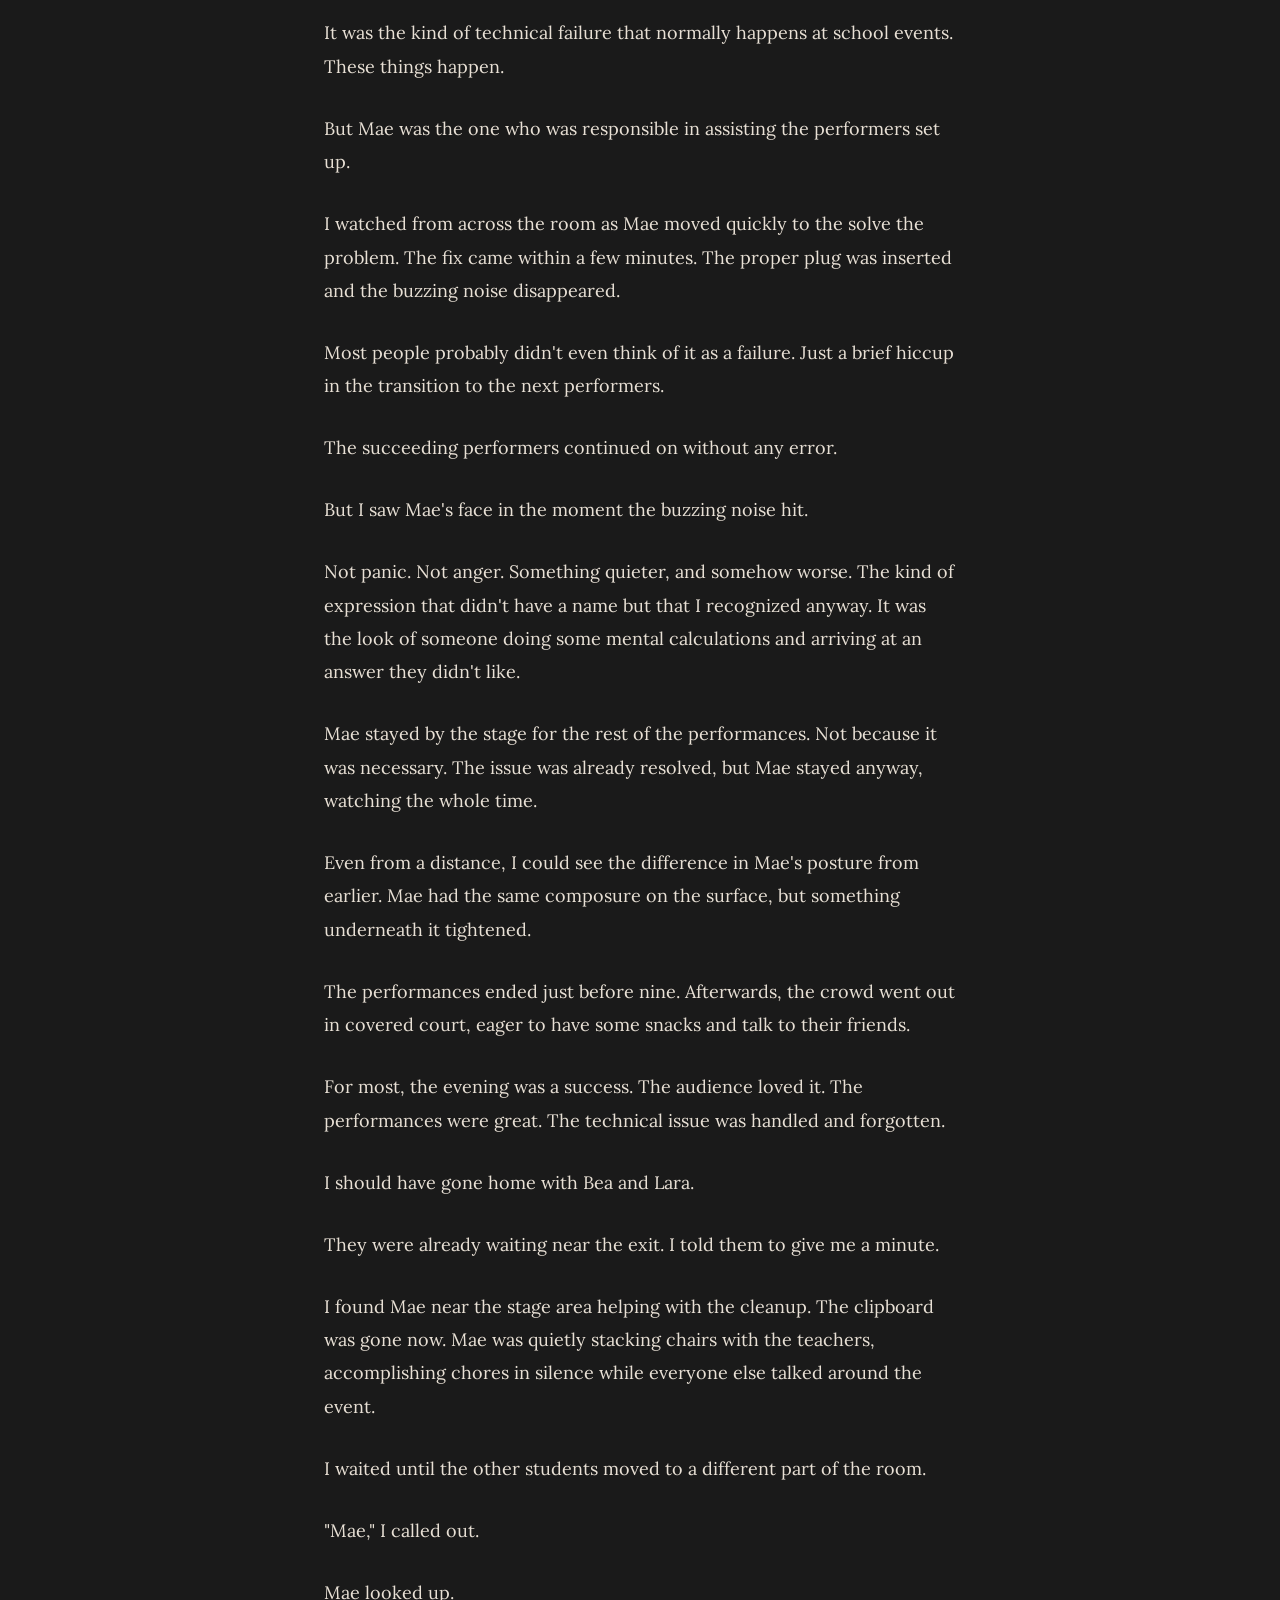
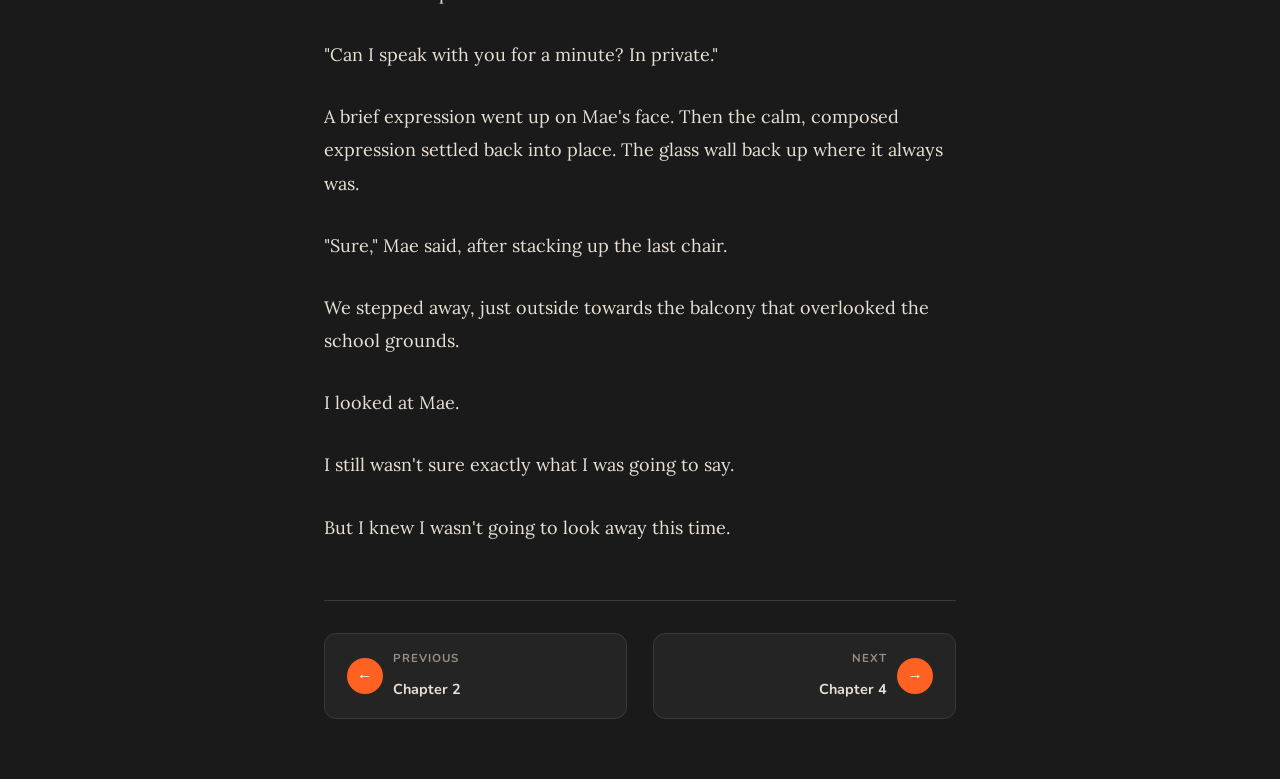
<file: chapter3.html>
<!DOCTYPE html>
<html lang="en">
<head>
  <meta charset="UTF-8" />
  <meta name="viewport" content="width=device-width, initial-scale=1.0"/>
  <title>Theopad</title>
  <link rel="preconnect" href="https://fonts.googleapis.com">
  <link href="https://fonts.googleapis.com/css2?family=Lora:ital,wght@0,400;0,600;1,400&family=Nunito:wght@400;600;700;800&display=swap" rel="stylesheet">
  <link rel="icon" type="image/x-icon" href="logo.png">
  <link rel="stylesheet" href="style.css">
</head>
<body>

  <header>
    <div class="header-logo">
      <div class="logo-icon">T</div>
      <div class="logo-text">Theo<span>pad</span></div>
    </div>

    <div class="header-meta">
      <div class="header-story-title">Behind the Glass Wall</div>
      <div class="header-chapter-title">Chapter 3 - Halloween Night</div>
    </div>
  </header>

  <main>
    <div class="chapter-header">
      <div class="chapter-label">Chapter Three</div>
      <h1 class="chapter-title">Halloween Night</h1>
      <div class="chapter-meta">
        <span><strong>Ijbol67</strong></span>
        <span>67K views</span>
      </div>
    </div>

    <div class="story-content">
      <p>
        Many weeks passed since that meeting after the assembly.
      </p>

      <p>
        Somewhere between then and now, Mae and I started talking more regularly. It wasn't anything dramatic or sudden. It happened gradually. A greeting in the hallway. A short exchange near the canteen. Mae passing by our classroom and stopping for a moment to wave at me.
      </p>

      <p>
        Once or twice a week, we would end up talking. Sometimes it was short. Other times it stretched a little longer, the kind of conversation that didn't have a clear ending point but eventually arrived at one anyway when the bell rang.
      </p>

      <p>
        It was Mae who offered to help me with my studies first.
      </p>

      <p>
        I hadn't even asked. But one afternoon, Mae apparently noticed me struggling with a particularly difficult set of mathematical factoring problems at one of the tables in the library, and simply sat down across me and said, "Do you want help with that?"
      </p>

      <p>
        I said yes before I could even think about it.
      </p>

      <p>
        And that was how it started.
      </p>

      <p>
        Mae was patient in a way that surprised me. Not the kind of patient that felt like someone was waiting for you to catch up, but the kind that made you feel like there was no rush, like the problem in front of you was solvable and the only thing needed was time. Mae had a way of explaining things that made them feel easier and more digestible. 
      </p>

      <p>
        I understood now why everyone praised Mae the way they did.
      </p>

      <p>
        I could see it clearly. The competence. The composure. The almost effortless way of meeting the demands of academics. Mae was the kind of person who made excellence look habitual. The kind of person our teachers mention as a model student to the lower batches of students. 
      </p>

      <p>
        And yet.
      </p>

      <p>
        I still could not let go of what I saw after the assembly.
      </p>

      <p>
        I told myself it was nothing. People get bad moments at some point. Notes on that paper were just the habits of someone with high standards. That was normal, wasn't it? To want to do better? To hold yourself accountable?
      </p>

      <p>
        Maybe.
      </p>

      <p>
        But the words stuck in my mind. <i>Unacceptable. Do better next time. No second chances.</i> Not a reminder. Something else. Something heavier than that.
      </p>

      <p>
        There were other small things I started noticing too now that we talked more regularly.
      </p>

      <p>
        Mae would sometimes go quiet mid-conversation before snapping back with a smile. Mae would mention a upcoming responsibility or obligation, and the words would come out steady and certain, while the hands would find something to hold, like a pen or the edge of a notebook. Mae laughed at the right moments but never quite let it reach full volume.
      </p>

      <p>
        I noticed. I always seemed to notice.
      </p>

      <p>
        I didn't say anything about any of it. It wasn't my place. Not yet.
      </p>

      <p>
        But I kept my observations quietly. Observations kept off to the side, waiting.
      </p>

      <div class="scene-break">· · ·</div>

      <p>
        The Halloween Music Showcase finally arrived on the last Friday of October, right before the start of our semestral break.
      </p>

      <p>
        The school was preparing for it for weeks. Audition posters were posted along the main corridor sometime in early October. After that, everything took off. Students began signing up for solo performances. Band lineups were formed and adjusted.
      </p>

      <p>
        The venue was the AVR and covered court, which was transformed for the evening. The teachers were decorating the whole day, since classes were suspended to make way for the event. Orange and black streamers hanged along the hallway. Boxes and caution tape were placed at the lobby. A fog machine was set up near the stage entrance which the younger students kept playing with.
      </p>

      <p>
        I arrived with Bea and Lara sometime between 6 and 7, both of them already in costume. Bea came as a nurse, while Lara went as some pink-haired anime character.
      </p>

      <p>
        "Christine, you really didn't dress up?" Bea said the moment she saw me.
      </p>

      <p>
        "I'm dressed as a civilian."
      </p>

      <p>
        "That's not a costume."
      </p>

      <p>
        "It is if you believe."
      </p>

      <p>
        Lara laughed. We found seats in the AVR among the front rows. Around us, the room was already filling up with students in varying degrees of costume, groups of friends taking their pictures, and the occasional teacher in an online-bought headband trying to look trendy.
      </p>

      <p>
        The student council was easy to spot as they were wearing their council shirts. They were checking things, adjusting this-and-that, talking about something with the teachers.
      </p>

      <p>
        As expected, at the center of it was Mae.
      </p>

      <p>
        I watched from a distance as Mae managed the preparations. Mae was talking to the tech team, checking a clipboard, and helping a group of performers set up their instruments. It all looked perfect from my position. Mae had the kind of organized that didn't look like effort.
      </p>

      <p>
        But I watched the pace of everything. The way Mae moved from one thing to the next without a pause in between. The way the clipboard was checked and rechecked. The way Mae swept through the venue, as if looking for something that hadn't gone wrong yet.
      </p>

      <p>
        Mae was literally everywhere, which makes sense. Mae was one of the event heads after all. But still, how does one person hold all of that together?
      </p>

      <p>
        I didn't have an answer. I was still watching.
      </p>

      <div class="scene-break">· · ·</div>

      <p>
        The performances began. There were solo acts, a few small bands, one group performance from the upper batch that brought great applause. Mae really did a great job with selecting the performers.
      </p>

      <p>
        It was during the intermission, somewhere between the 6th and 7th performers, that something went wrong.
      </p>

      <p>
        I almost missed it. I stepped away briefly and was on my way back when I heard a noise near the stage.
      </p>

      <p>
        The audio system broke down.
      </p>

      <p>
        Not completely, though. Someone tripped over one of the wires at the wrong moment, and in the rush to fix it, the wrong plug had been inserted, creating a buzzing noise that spread across in the room.
      </p>

      <p>
        It was the kind of technical failure that normally happens at school events. These things happen.
      </p>

      <p>
        But Mae was the one who was responsible in assisting the performers set up.
      </p>

      <p>
        I watched from across the room as Mae moved quickly to the solve the problem. The fix came within a few minutes. The proper plug was inserted and the buzzing noise disappeared.
      </p>

      <p>
        Most people probably didn't even think of it as a failure. Just a brief hiccup in the transition to the next performers.
      </p>

      <p>
        The succeeding performers continued on without any error.
      </p>

      <p>
        But I saw Mae's face in the moment the buzzing noise hit.
      </p>

      <p>
        Not panic. Not anger. Something quieter, and somehow worse. The kind of expression that didn't have a name but that I recognized anyway. It was the look of someone doing some mental calculations and arriving at an answer they didn't like.
      </p>

      <p>
        Mae stayed by the stage for the rest of the performances. Not because it was necessary. The issue was already resolved, but Mae stayed anyway, watching the whole time.
      </p>

      <p>
        Even from a distance, I could see the difference in Mae's posture from earlier. Mae had the same composure on the surface, but something underneath it tightened.
      </p>

      <p>
        The performances ended just before nine. Afterwards, the crowd went out in covered court, eager to have some snacks and talk to their friends.
      </p>

      <p>
        For most, the evening was a success. The audience loved it. The performances were great. The technical issue was handled and forgotten.
      </p>

      <p>
        I should have gone home with Bea and Lara.
      </p>

      <p>
        They were already waiting near the exit. I told them to give me a minute.
      </p>

      <p>
        I found Mae near the stage area helping with the cleanup. The clipboard was gone now. Mae was quietly stacking chairs with the teachers, accomplishing chores in silence while everyone else talked around the event.
      </p>

      <p>
        I waited until the other students moved to a different part of the room.
      </p>

      <p>
        "Mae," I called out.
      </p>

      <p>
        Mae looked up.
      </p>

      <p>
        "Can I speak with you for a minute? In private."
      </p>

      <p>
        A brief expression went up on Mae's face. Then the calm, composed expression settled back into place. The glass wall back up where it always was.
      </p>

      <p>
        "Sure," Mae said, after stacking up the last chair.
      </p>

      <p>
        We stepped away, just outside towards the balcony that overlooked the school grounds. 
      </p>

      <p>
        I looked at Mae.
      </p>

      <p>
        I still wasn't sure exactly what I was going to say.
      </p>

      <p>
        But I knew I wasn't going to look away this time.
      </p>

    </div>

    <nav class="chapter-nav">
      <a class="nav-btn prev" href="chapter2.html">
        <div class="nav-arrow">←</div>
        <div class="nav-info">
          <small>Previous</small>
          <strong>Chapter 2</strong>
        </div>
      </a>

      <a class="nav-btn next" href="chapter4.html">
        <div class="nav-arrow">→</div>
        <div class="nav-info">
          <small>Next</small>
          <strong>Chapter 4</strong>
        </div>
      </a>
    </nav>
  </main>

</body>
</html>
</file>
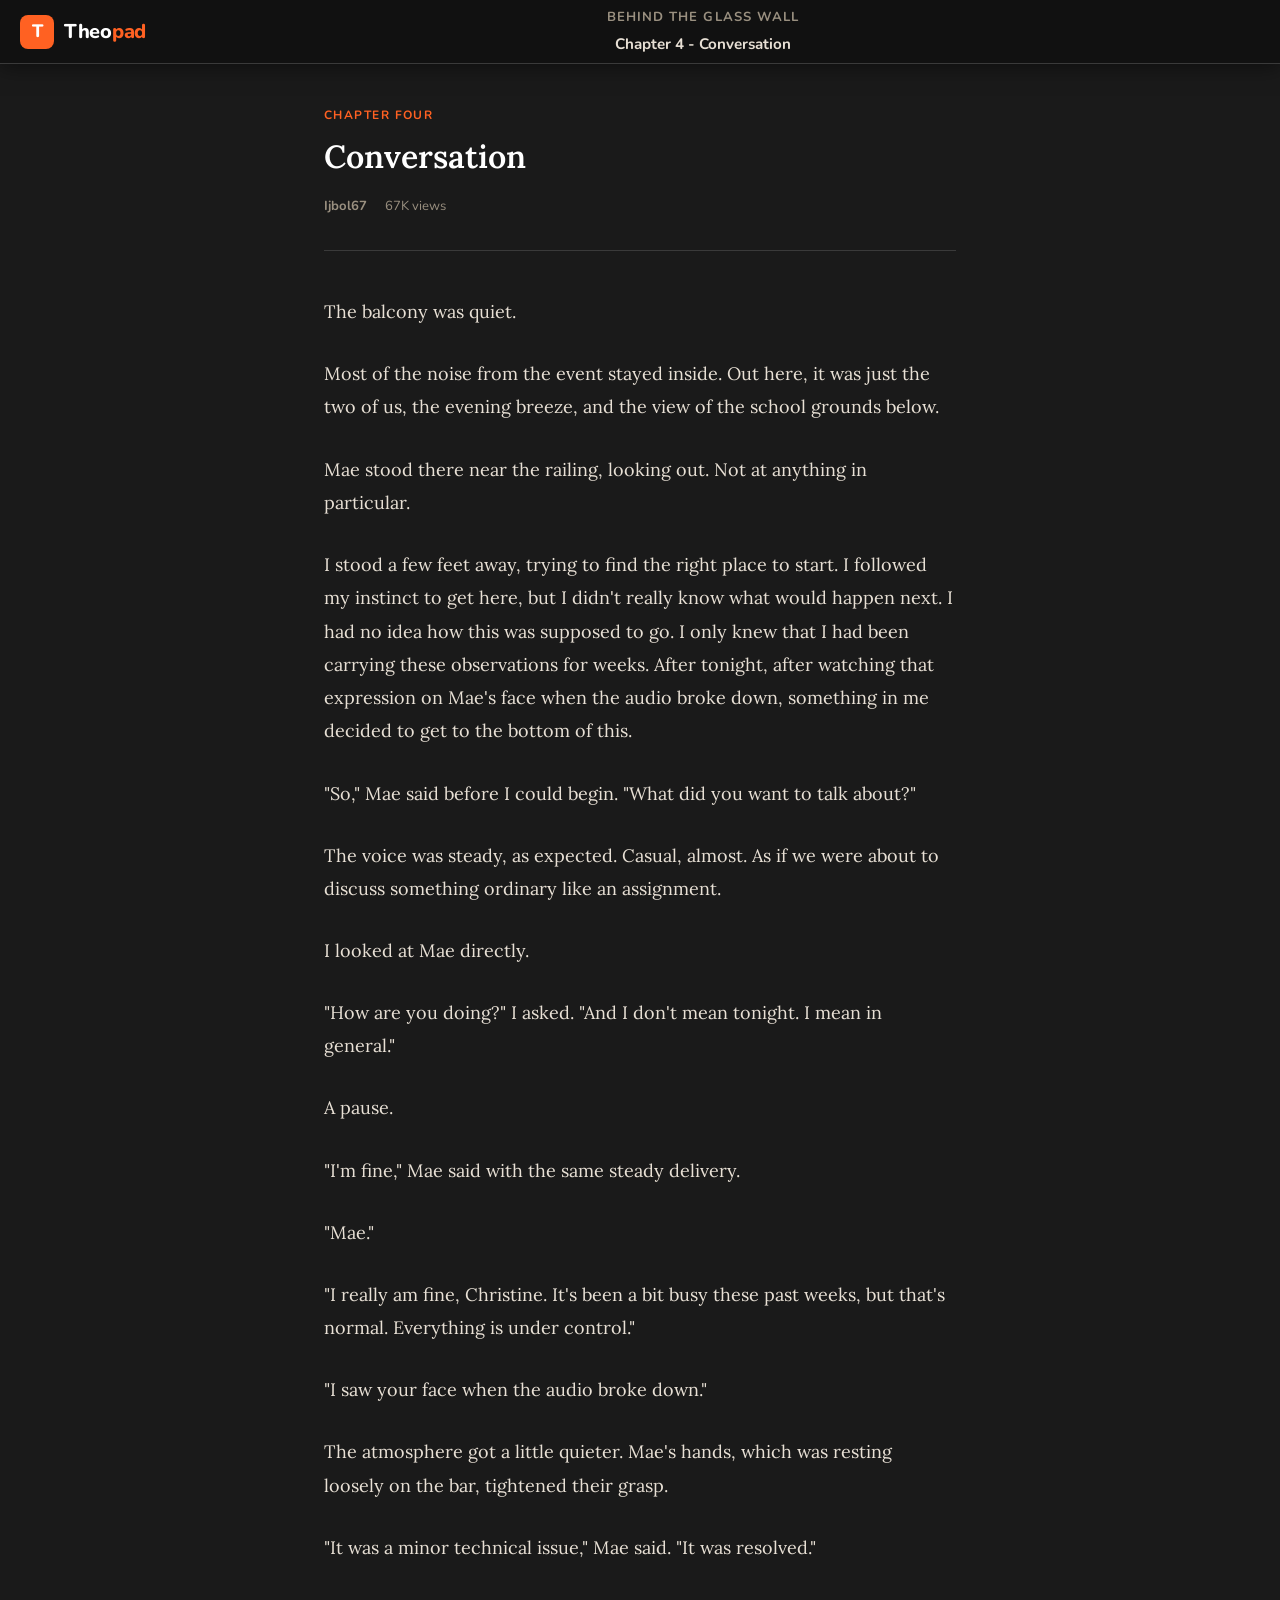
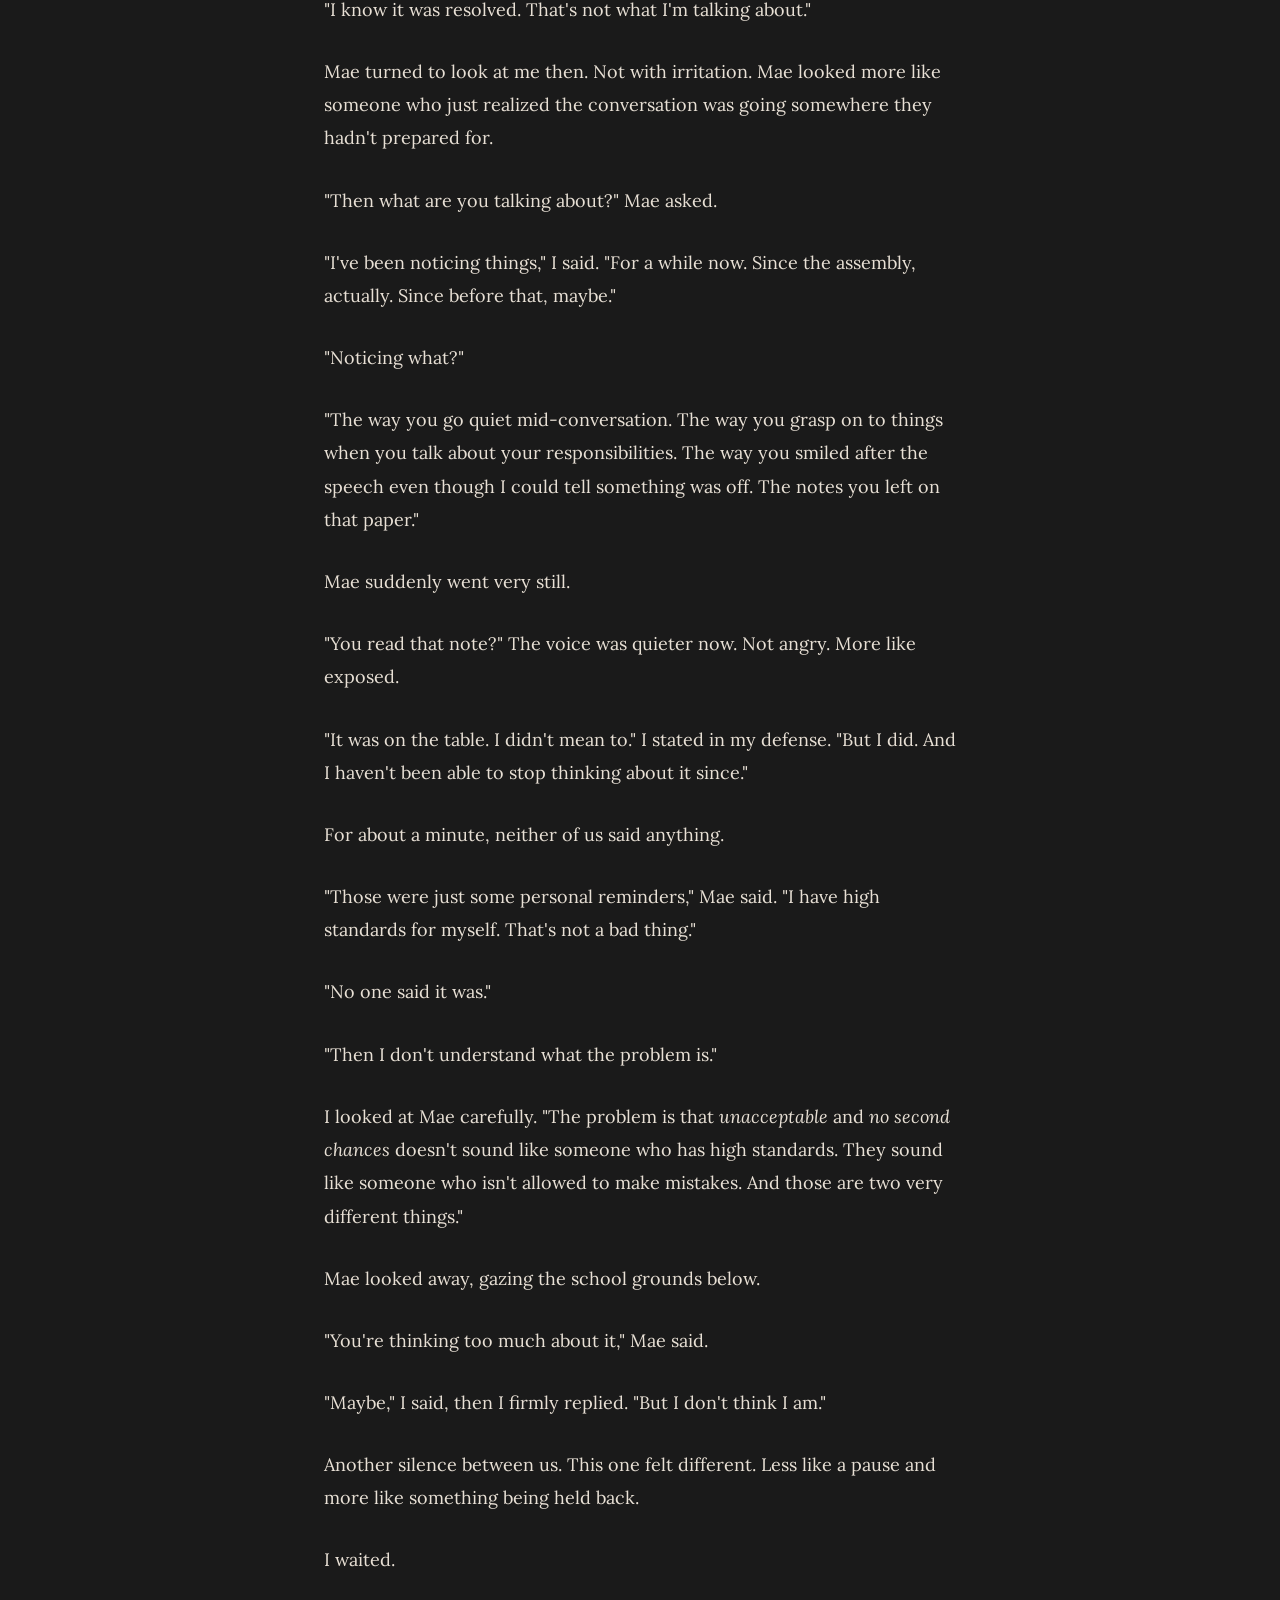
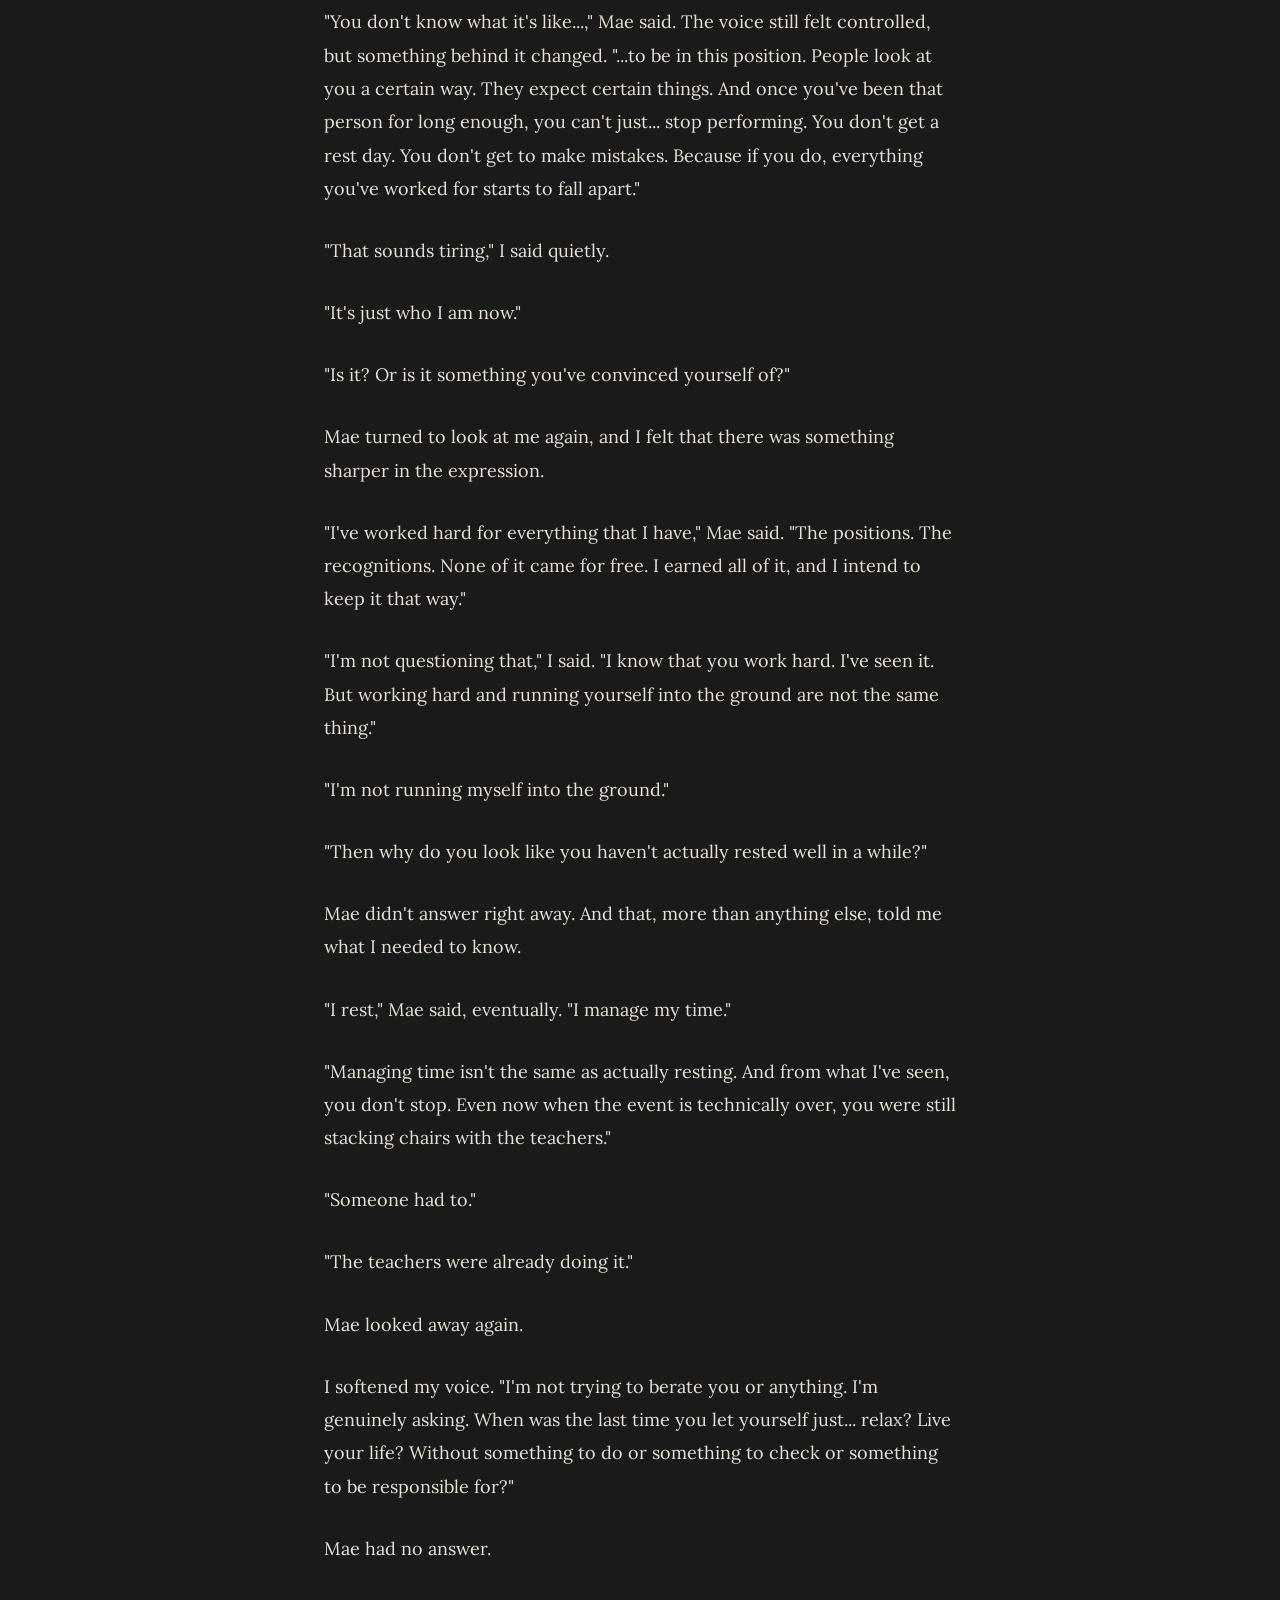
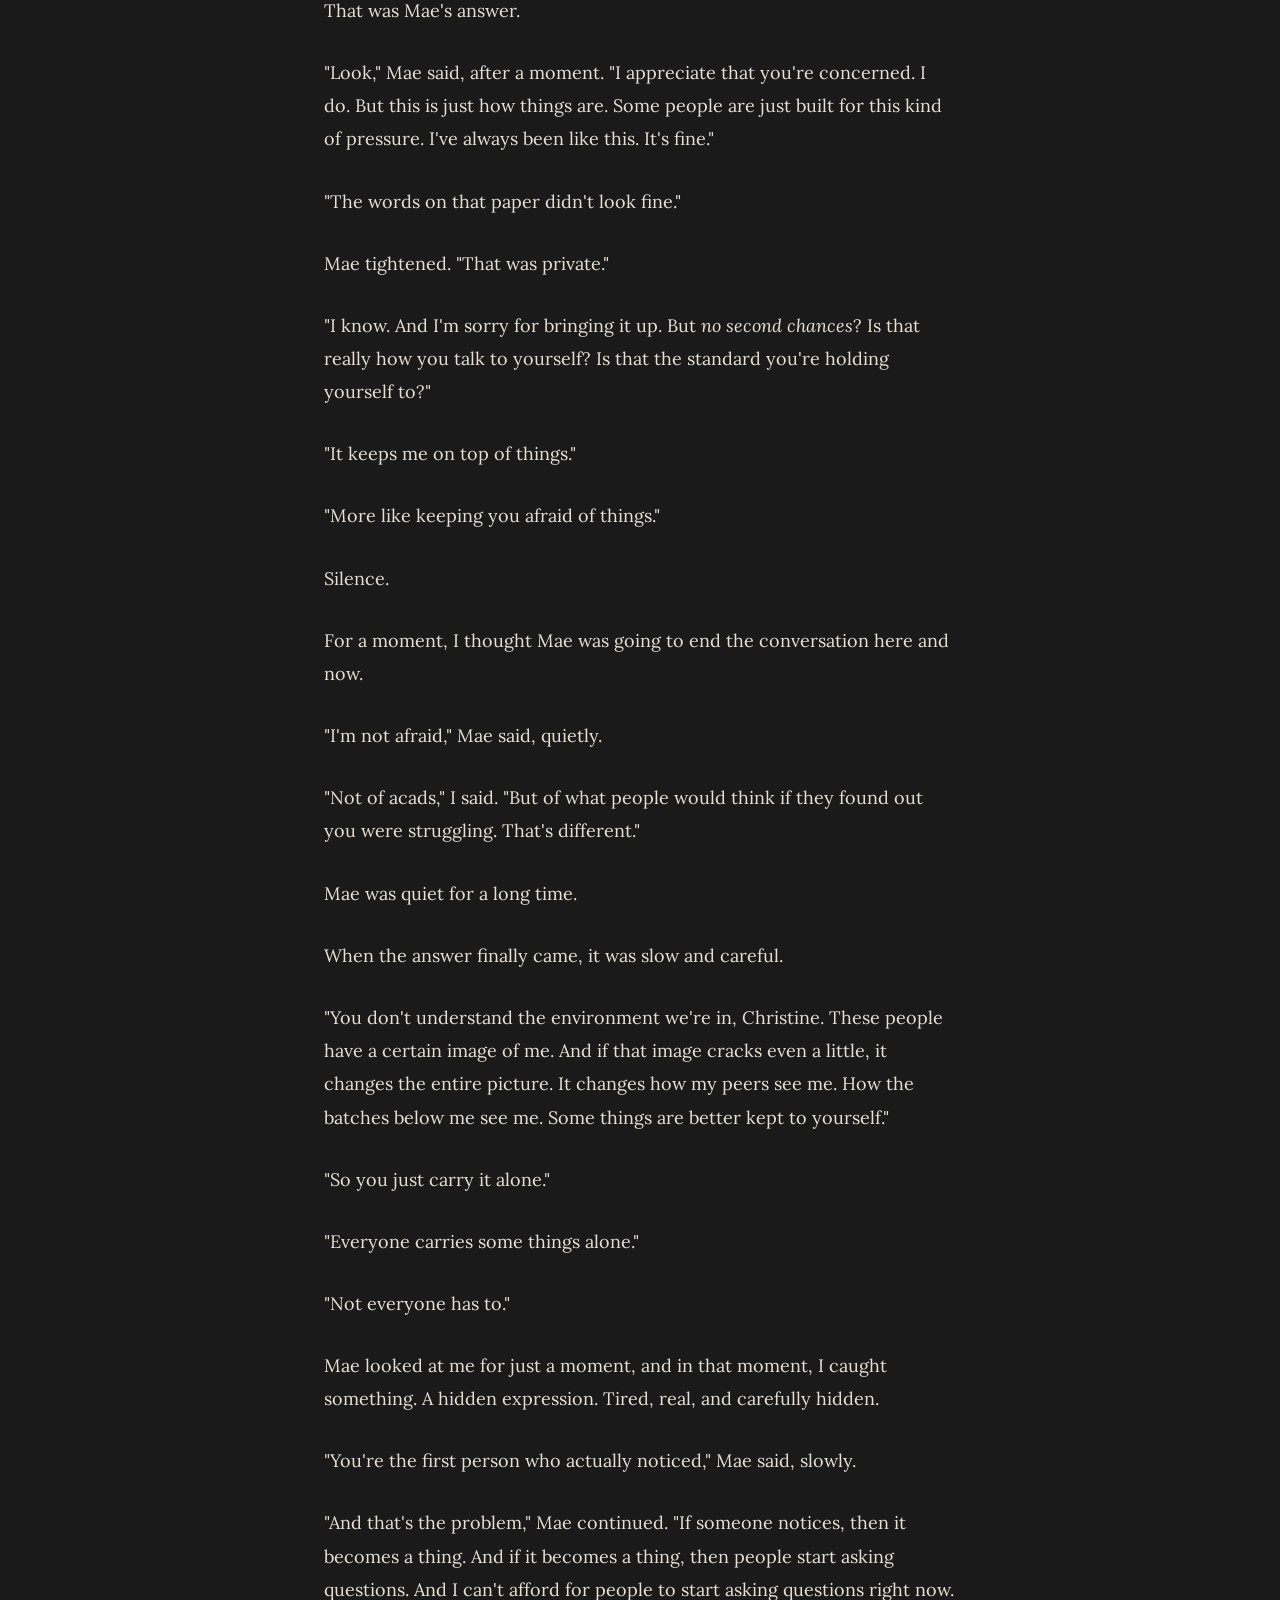
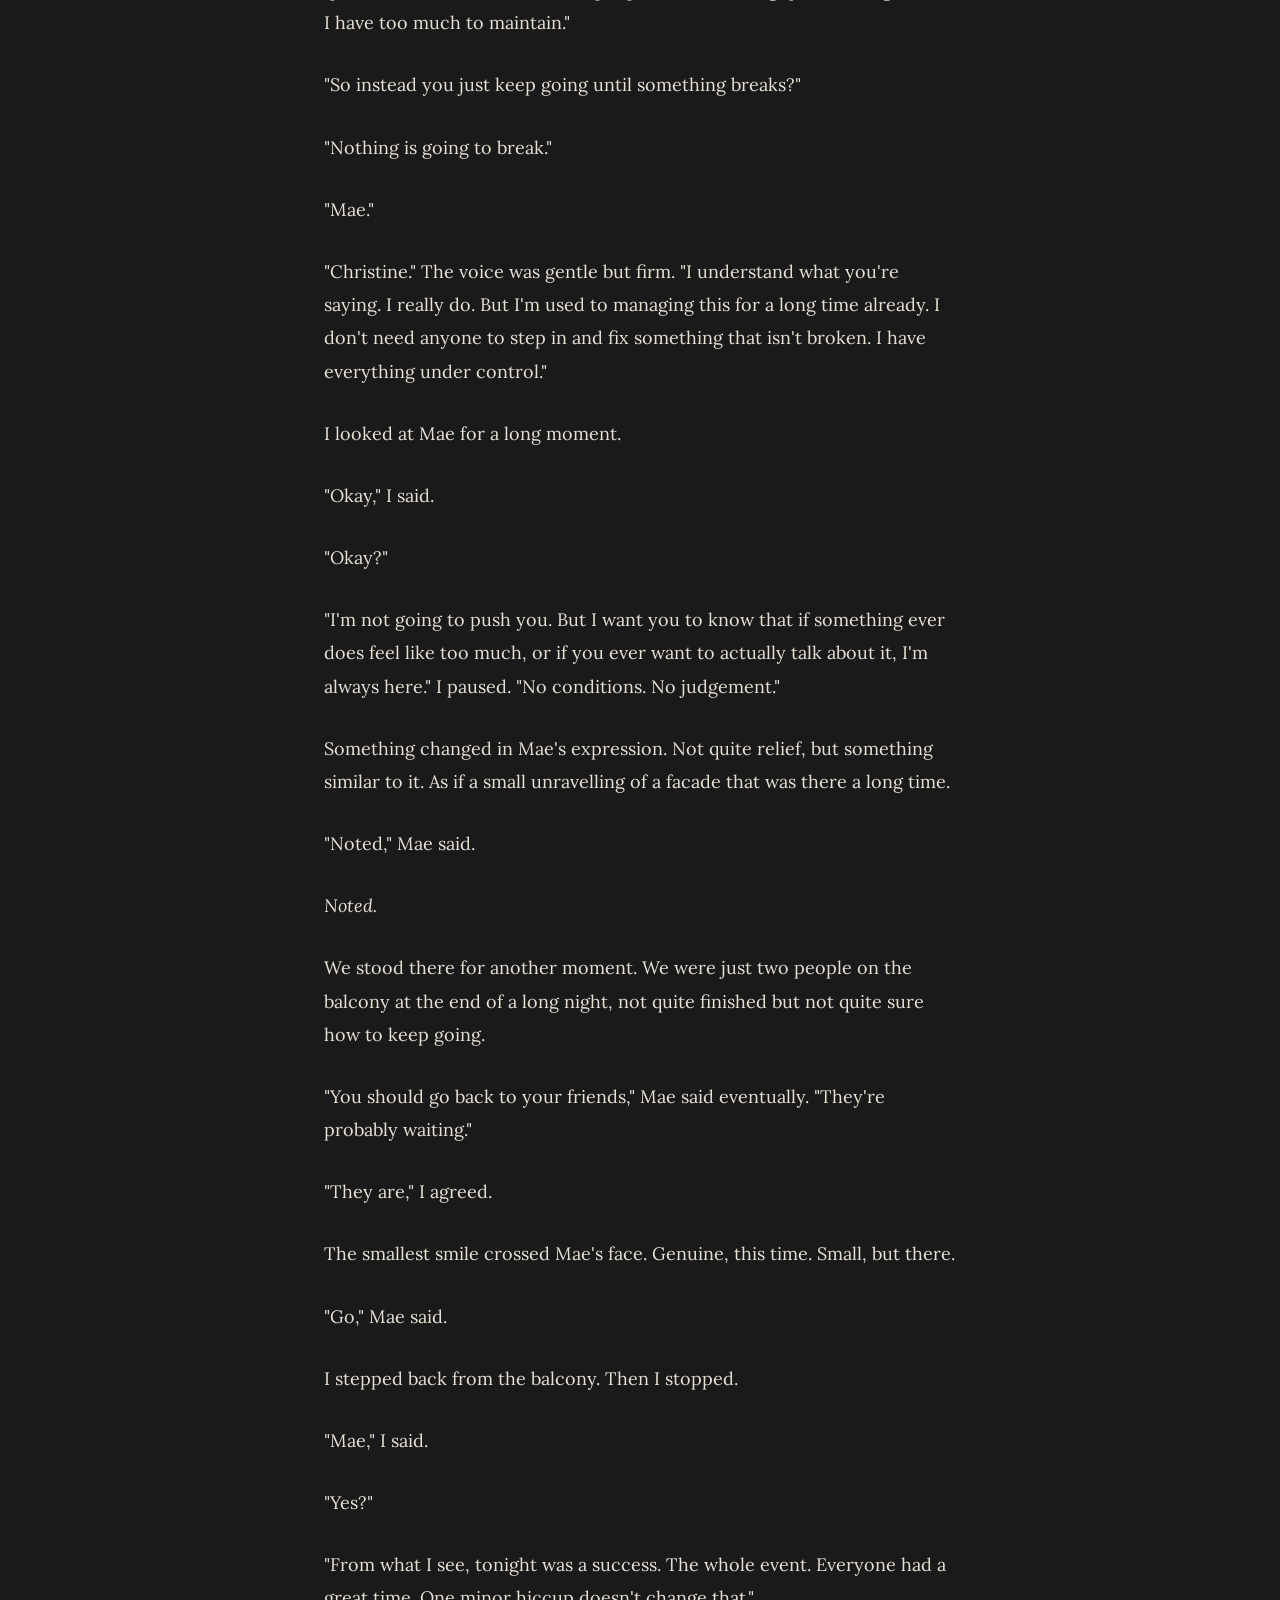
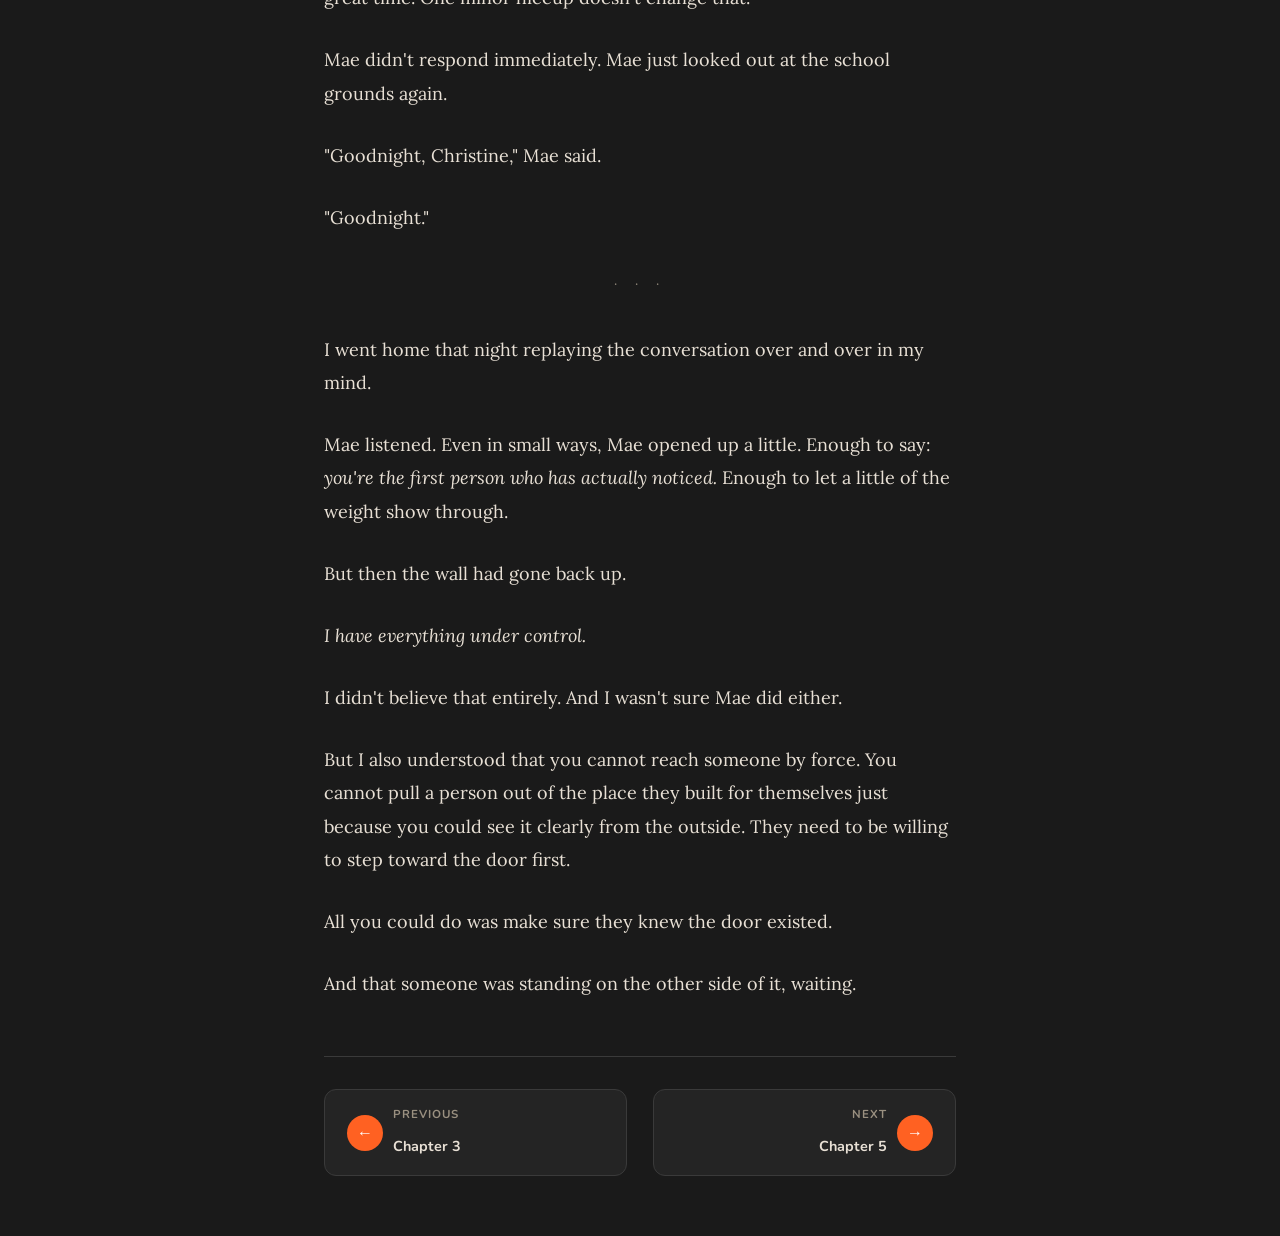
<file: chapter4.html>
<!DOCTYPE html>
<html lang="en">
<head>
  <meta charset="UTF-8" />
  <meta name="viewport" content="width=device-width, initial-scale=1.0"/>
  <title>Theopad</title>
  <link rel="preconnect" href="https://fonts.googleapis.com">
  <link href="https://fonts.googleapis.com/css2?family=Lora:ital,wght@0,400;0,600;1,400&family=Nunito:wght@400;600;700;800&display=swap" rel="stylesheet">
  <link rel="icon" type="image/x-icon" href="logo.png">
  <link rel="stylesheet" href="style.css">
</head>
<body>

  <header>
    <div class="header-logo">
      <div class="logo-icon">T</div>
      <div class="logo-text">Theo<span>pad</span></div>
    </div>

    <div class="header-meta">
      <div class="header-story-title">Behind the Glass Wall</div>
      <div class="header-chapter-title">Chapter 4 - Conversation</div>
    </div>
  </header>

  <main>
    <div class="chapter-header">
      <div class="chapter-label">Chapter Four</div>
      <h1 class="chapter-title">Conversation</h1>
      <div class="chapter-meta">
        <span><strong>Ijbol67</strong></span>
        <span>67K views</span>
      </div>
    </div>

    <div class="story-content">
      <p>
        The balcony was quiet.
      </p>

      <p>
        Most of the noise from the event stayed inside. Out here, it was just the two of us, the evening breeze, and the view of the school grounds below.
      </p>

      <p>
        Mae stood there near the railing, looking out. Not at anything in particular.
      </p>

      <p>
        I stood a few feet away, trying to find the right place to start. I followed my instinct to get here, but I didn't really know what would happen next. I had no idea how this was supposed to go. I only knew that I had been carrying these observations for weeks. After tonight, after watching that expression on Mae's face when the audio broke down, something in me decided to get to the bottom of this.
      </p>

      <p>
        "So," Mae said before I could begin. "What did you want to talk about?"
      </p>

      <p>
        The voice was steady, as expected. Casual, almost. As if we were about to discuss something ordinary like an assignment.
      </p>

      <p>
        I looked at Mae directly.
      </p>

      <p>
        "How are you doing?" I asked. "And I don't mean tonight. I mean in general."
      </p>

      <p>
        A pause.
      </p>

      <p>
        "I'm fine," Mae said with the same steady delivery.
      </p>

      <p>
        "Mae."
      </p>

      <p>
        "I really am fine, Christine. It's been a bit busy these past weeks, but that's normal. Everything is under control."
      </p>

      <p>
        "I saw your face when the audio broke down."
      </p>

      <p>
        The atmosphere got a little quieter. Mae's hands, which was resting loosely on the bar, tightened their grasp.
      </p>

      <p>
        "It was a minor technical issue," Mae said. "It was resolved."
      </p>

      <p>
        "I know it was resolved. That's not what I'm talking about."
      </p>

      <p>
        Mae turned to look at me then. Not with irritation. Mae looked more like someone who just realized the conversation was going somewhere they hadn't prepared for.
      </p>

      <p>
        "Then what are you talking about?" Mae asked.
      </p>

      <p>
        "I've been noticing things," I said. "For a while now. Since the assembly, actually. Since before that, maybe."
      </p>

      <p>
        "Noticing what?"
      </p>

      <p>
        "The way you go quiet mid-conversation. The way you grasp on to things when you talk about your responsibilities. The way you smiled after the speech even though I could tell something was off. The notes you left on that paper."
      </p>

      <p>
        Mae suddenly went very still.
      </p>

      <p>
        "You read that note?" The voice was quieter now. Not angry. More like exposed.
      </p>

      <p>
        "It was on the table. I didn't mean to." I stated in my defense. "But I did. And I haven't been able to stop thinking about it since."
      </p>

      <p>
        For about a minute, neither of us said anything. 
      </p>

      <p>
        "Those were just some personal reminders," Mae said. "I have high standards for myself. That's not a bad thing."
      </p>

      <p>
        "No one said it was."
      </p>

      <p>
        "Then I don't understand what the problem is."
      </p>

      <p>
        I looked at Mae carefully. "The problem is that <i>unacceptable</i> and <i>no second chances</i> doesn't sound like someone who has high standards. They sound like someone who isn't allowed to make mistakes. And those are two very different things."
      </p>

      <p>
        Mae looked away, gazing the school grounds below.
      </p>

      <p>
        "You're thinking too much about it," Mae said.
      </p>

      <p>
        "Maybe," I said, then I firmly replied. "But I don't think I am."
      </p>

      <p>
        Another silence between us. This one felt different. Less like a pause and more like something being held back.
      </p>

      <p>
        I waited.
      </p>

      <p>
        "You don't know what it's like...," Mae said. The voice still felt controlled, but something behind it changed. "...to be in this position. People look at you a certain way. They expect certain things. And once you've been that person for long enough, you can't just... stop performing. You don't get a rest day. You don't get to make mistakes. Because if you do, everything you've worked for starts to fall apart."
      </p>

      <p>
        "That sounds tiring," I said quietly.
      </p>

      <p>
        "It's just who I am now."
      </p>

      <p>
        "Is it? Or is it something you've convinced yourself of?"
      </p>

      <p>
        Mae turned to look at me again, and I felt that there was something sharper in the expression.
      </p>

      <p>
        "I've worked hard for everything that I have," Mae said. "The positions. The recognitions. None of it came for free. I earned all of it, and I intend to keep it that way."
      </p>

      <p>
        "I'm not questioning that," I said. "I know that you work hard. I've seen it. But working hard and running yourself into the ground are not the same thing."
      </p>

      <p>
        "I'm not running myself into the ground."
      </p>

      <p>
        "Then why do you look like you haven't actually rested well in a while?"
      </p>

      <p>
        Mae didn't answer right away. And that, more than anything else, told me what I needed to know.
      </p>

      <p>
        "I rest," Mae said, eventually. "I manage my time."
      </p>

      <p>
        "Managing time isn't the same as actually resting. And from what I've seen, you don't stop. Even now when the event is technically over, you were still stacking chairs with the teachers."
      </p>

      <p>
        "Someone had to."
      </p>

      <p>
        "The teachers were already doing it."
      </p>

      <p>
        Mae looked away again.
      </p>

      <p>
        I softened my voice. "I'm not trying to berate you or anything. I'm genuinely asking. When was the last time you let yourself just... relax? Live your life? Without something to do or something to check or something to be responsible for?"
      </p>

      <p>
        Mae had no answer.
      </p>

      <p>
        That was Mae's answer.
      </p>

      <p>
        "Look," Mae said, after a moment. "I appreciate that you're concerned. I do. But this is just how things are. Some people are just built for this kind of pressure. I've always been like this. It's fine."
      </p>

      <p>
        "The words on that paper didn't look fine."
      </p>

      <p>
        Mae tightened. "That was private."
      </p>

      <p>
        "I know. And I'm sorry for bringing it up. But <i>no second chances</i>? Is that really how you talk to yourself? Is that the standard you're holding yourself to?"
      </p>

      <p>
        "It keeps me on top of things."
      </p>

      <p>
        "More like keeping you afraid of things."
      </p>

      <p>
        Silence.
      </p>

      <p>
        For a moment, I thought Mae was going to end the conversation here and now.
      </p>

      <p>
        "I'm not afraid," Mae said, quietly.
      </p>

      <p>
        "Not of acads," I said. "But of what people would think if they found out you were struggling. That's different."
      </p>

      <p>
        Mae was quiet for a long time.
      </p>

      <p>
        When the answer finally came, it was slow and careful.
      </p>

      <p>
        "You don't understand the environment we're in, Christine. These people have a certain image of me. And if that image cracks even a little, it changes the entire picture. It changes how my peers see me. How the batches below me see me. Some things are better kept to yourself."
      </p>

      <p>
        "So you just carry it alone."
      </p>

      <p>
        "Everyone carries some things alone."
      </p>

      <p>
        "Not everyone has to."
      </p>

      <p>
        Mae looked at me for just a moment, and in that moment, I caught something. A hidden expression. Tired, real, and carefully hidden.
      </p>

      <p>
        "You're the first person who actually noticed," Mae said, slowly.
      </p>

      <p>
        "And that's the problem," Mae continued. "If someone notices, then it becomes a thing. And if it becomes a thing, then people start asking questions. And I can't afford for people to start asking questions right now. I have too much to maintain."
      </p>

      <p>
        "So instead you just keep going until something breaks?"
      </p>

      <p>
        "Nothing is going to break."
      </p>

      <p>
        "Mae."
      </p>

      <p>
        "Christine." The voice was gentle but firm. "I understand what you're saying. I really do. But I'm used to managing this for a long time already. I don't need anyone to step in and fix something that isn't broken. I have everything under control."
      </p>

      <p>
        I looked at Mae for a long moment.
      </p>

      <p>
        "Okay," I said.
      </p>

      <p>
        "Okay?"
      </p>

      <p>
        "I'm not going to push you. But I want you to know that if something ever does feel like too much, or if you ever want to actually talk about it, I'm always here." I paused. "No conditions. No judgement."
      </p>

      <p>
        Something changed in Mae's expression. Not quite relief, but something similar to it. As if a small unravelling of a facade that was there a long time.
      </p>

      <p>
        "Noted," Mae said.
      </p>

      <p>
        <i>Noted.</i>
      </p>

      <p>
        We stood there for another moment. We were just two people on the balcony at the end of a long night, not quite finished but not quite sure how to keep going.
      </p>

      <p>
        "You should go back to your friends," Mae said eventually. "They're probably waiting."
      </p>

      <p>
        "They are," I agreed.
      </p>

      <p>
        The smallest smile crossed Mae's face. Genuine, this time. Small, but there.
      </p>

      <p>
        "Go," Mae said.
      </p>

      <p>
        I stepped back from the balcony. Then I stopped.
      </p>

      <p>
        "Mae," I said.
      </p>

      <p>
        "Yes?"
      </p>

      <p>
        "From what I see, tonight was a success. The whole event. Everyone had a great time. One minor hiccup doesn't change that."
      </p>

      <p>
        Mae didn't respond immediately. Mae just looked out at the school grounds again.
      </p>

      <p>
        "Goodnight, Christine," Mae said.
      </p>

      <p>
        "Goodnight."
      </p>

      <div class="scene-break">· · ·</div>

      <p>
        I went home that night replaying the conversation over and over in my mind.
      </p>

      <p>
        Mae listened. Even in small ways, Mae opened up a little. Enough to say: <i>you're the first person who has actually noticed.</i> Enough to let a little of the weight show through.
      </p>

      <p>
        But then the wall had gone back up.
      </p>

      <p>
        <i>I have everything under control.</i>
      </p>

      <p>
        I didn't believe that entirely. And I wasn't sure Mae did either.
      </p>

      <p>
        But I also understood that you cannot reach someone by force. You cannot pull a person out of the place they built for themselves just because you could see it clearly from the outside. They need to be willing to step toward the door first.
      </p>

      <p>
        All you could do was make sure they knew the door existed.
      </p>

      <p>
        And that someone was standing on the other side of it, waiting.
      </p>

    </div>

    <nav class="chapter-nav">
      <a class="nav-btn prev" href="chapter3.html">
        <div class="nav-arrow">←</div>
        <div class="nav-info">
          <small>Previous</small>
          <strong>Chapter 3</strong>
        </div>
      </a>

      <a class="nav-btn next" href="chapter5.html">
        <div class="nav-arrow">→</div>
        <div class="nav-info">
          <small>Next</small>
          <strong>Chapter 5</strong>
        </div>
      </a>
    </nav>
  </main>

</body>
</html>
</file>
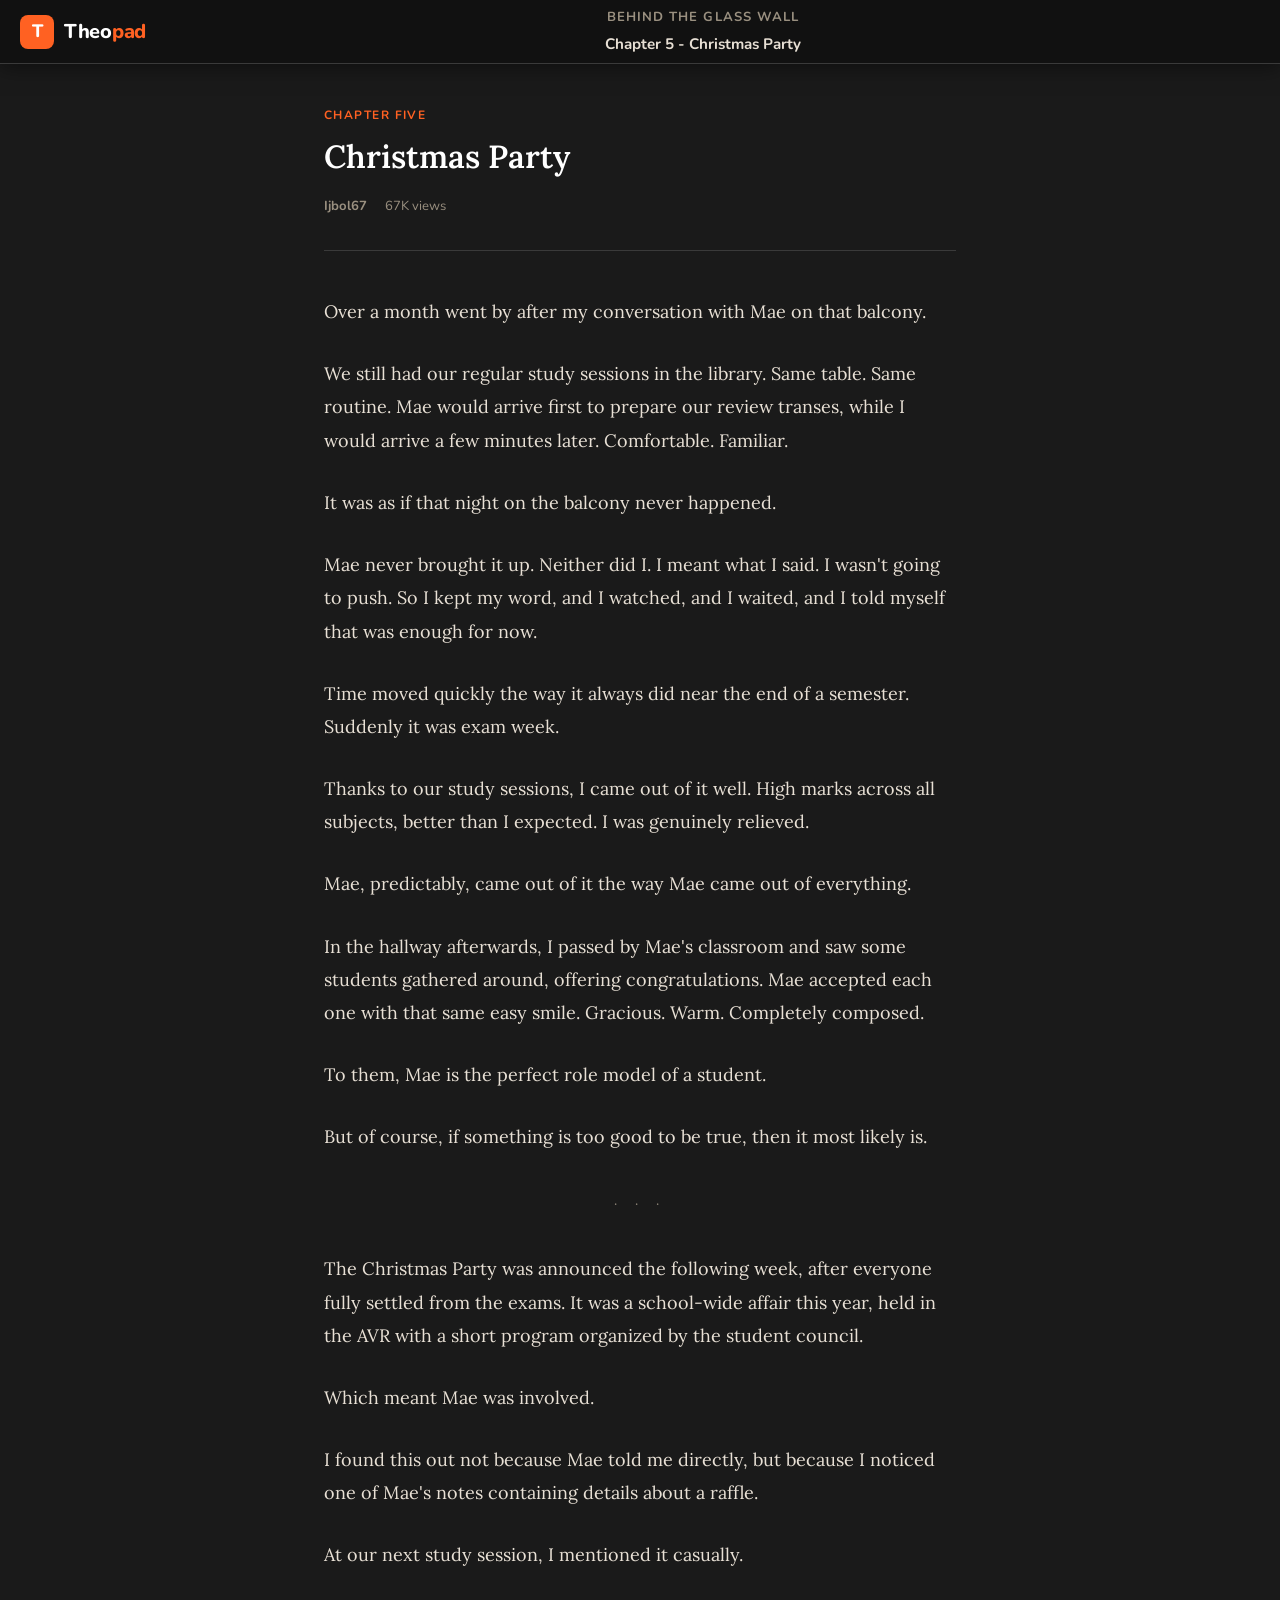
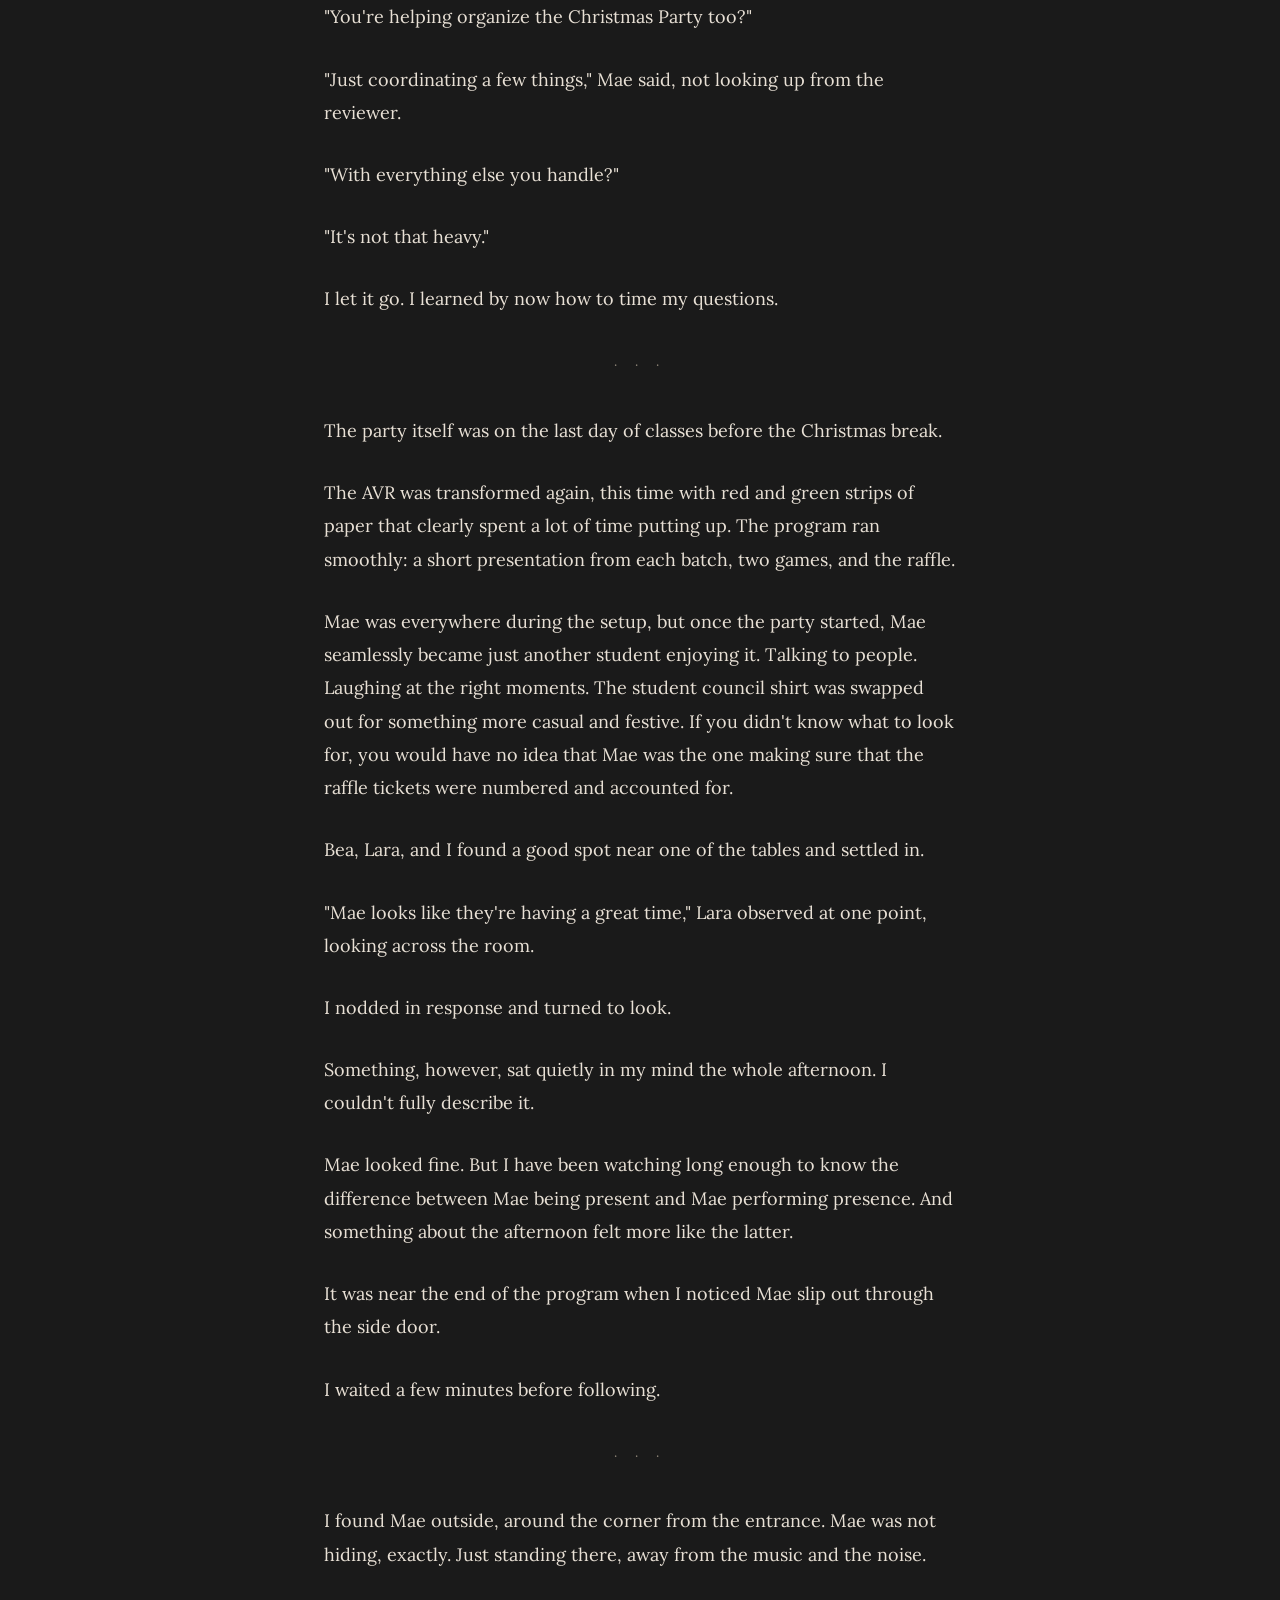
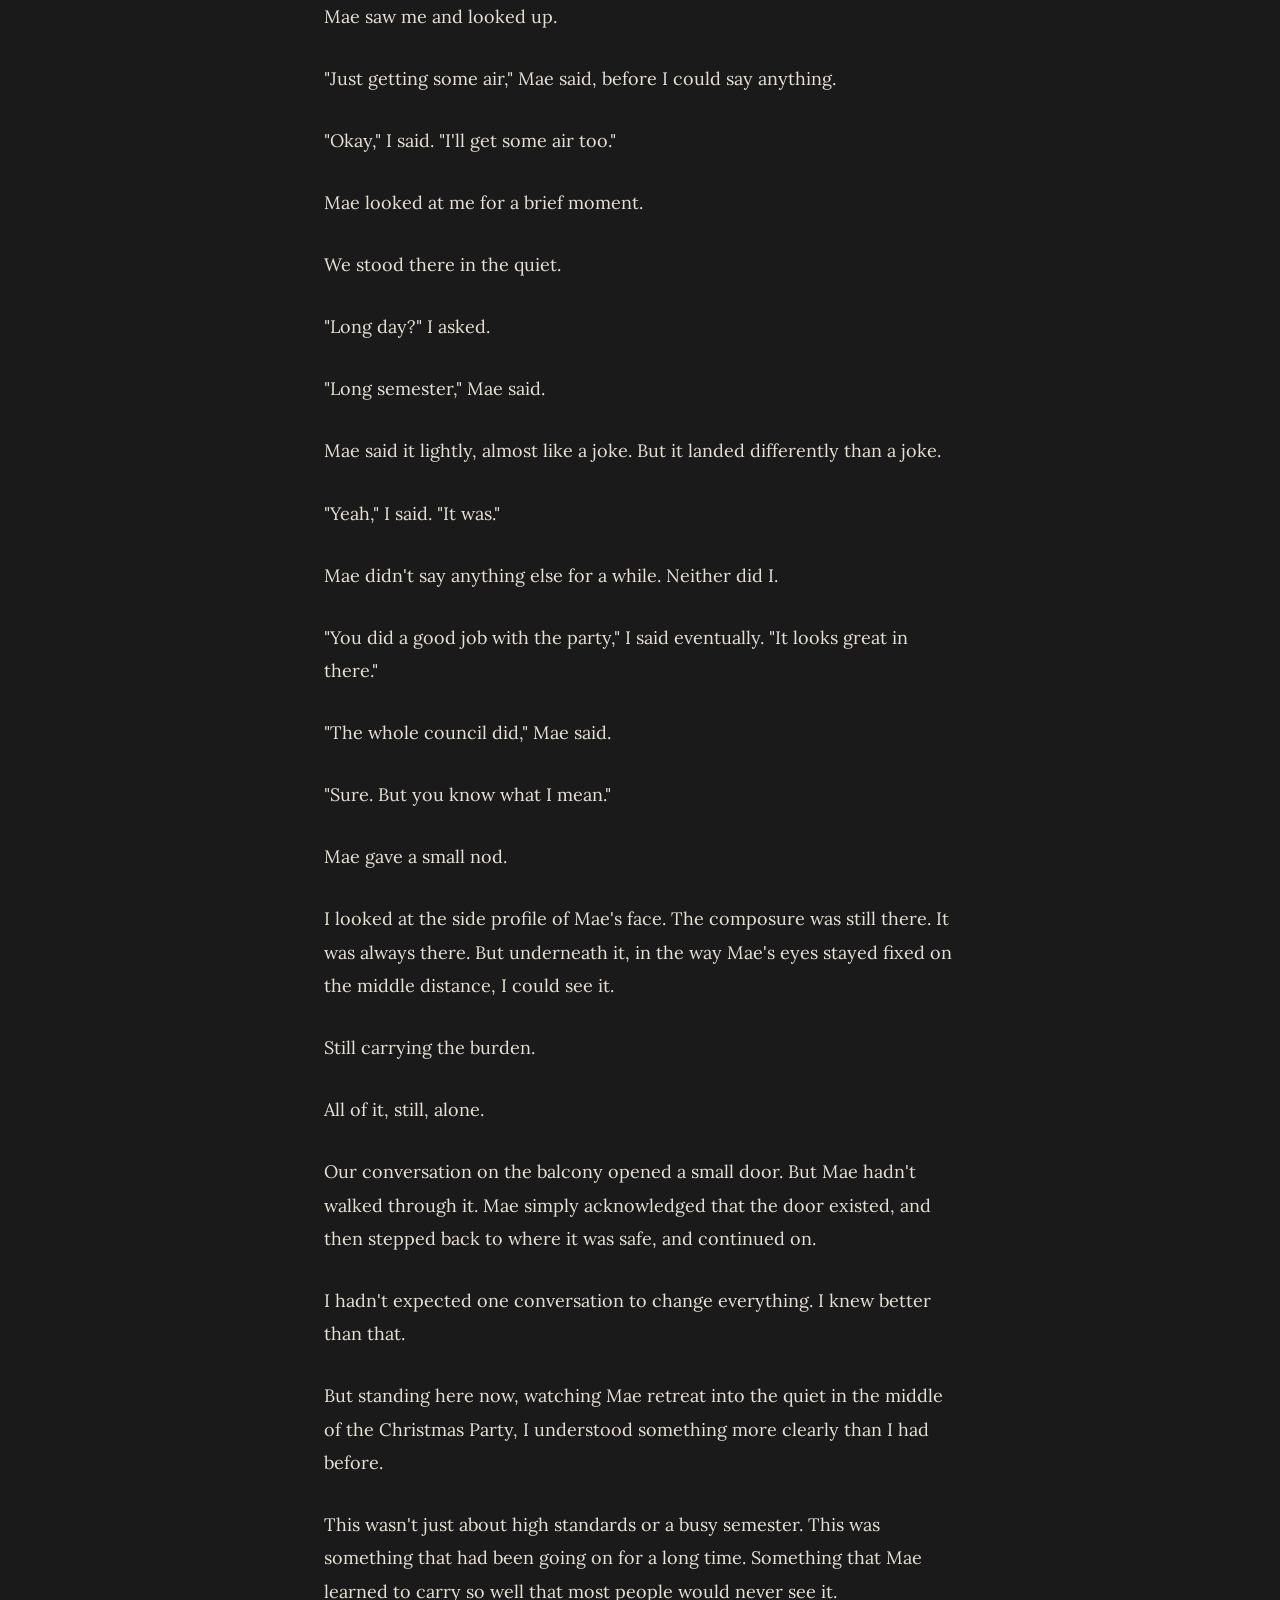
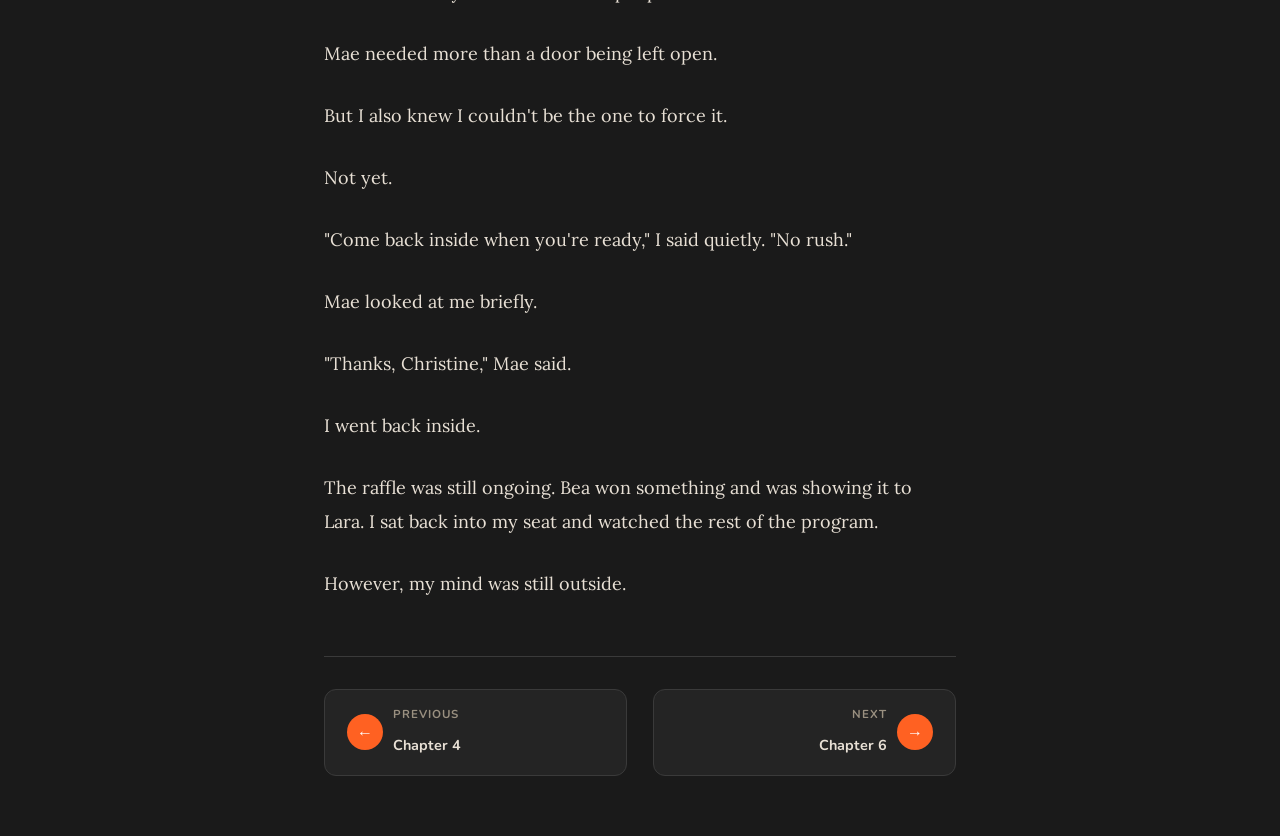
<file: chapter5.html>
<!DOCTYPE html>
<html lang="en">
<head>
  <meta charset="UTF-8" />
  <meta name="viewport" content="width=device-width, initial-scale=1.0"/>
  <title>Theopad</title>
  <link rel="preconnect" href="https://fonts.googleapis.com">
  <link href="https://fonts.googleapis.com/css2?family=Lora:ital,wght@0,400;0,600;1,400&family=Nunito:wght@400;600;700;800&display=swap" rel="stylesheet">
  <link rel="icon" type="image/x-icon" href="logo.png">
  <link rel="stylesheet" href="style.css">
</head>
<body>

  <header>
    <div class="header-logo">
      <div class="logo-icon">T</div>
      <div class="logo-text">Theo<span>pad</span></div>
    </div>

    <div class="header-meta">
      <div class="header-story-title">Behind the Glass Wall</div>
      <div class="header-chapter-title">Chapter 5 - Christmas Party</div>
    </div>
  </header>

  <main>
    <div class="chapter-header">
      <div class="chapter-label">Chapter Five</div>
      <h1 class="chapter-title">Christmas Party</h1>
      <div class="chapter-meta">
        <span><strong>Ijbol67</strong></span>
        <span>67K views</span>
      </div>
    </div>

    <div class="story-content">
      <p>
        Over a month went by after my conversation with Mae on that balcony.
      </p>

      <p>
        We still had our regular study sessions in the library. Same table. Same routine. Mae would arrive first to prepare our review transes, while I would arrive a few minutes later. Comfortable. Familiar.
      </p>

      <p>
        It was as if that night on the balcony never happened.
      </p>

      <p>
        Mae never brought it up. Neither did I. I meant what I said. I wasn't going to push. So I kept my word, and I watched, and I waited, and I told myself that was enough for now.
      </p>

      <p>
        Time moved quickly the way it always did near the end of a semester. Suddenly it was exam week.
      </p>

      <p>
        Thanks to our study sessions, I came out of it well. High marks across all subjects, better than I expected. I was genuinely relieved.
      </p>

      <p>
        Mae, predictably, came out of it the way Mae came out of everything.
      </p>

      <p>
        In the hallway afterwards, I passed by Mae's classroom and saw some students gathered around, offering congratulations. Mae accepted each one with that same easy smile. Gracious. Warm. Completely composed.
      </p>

      <p>
        To them, Mae is the perfect role model of a student.
      </p>

      <p>
        But of course, if something is too good to be true, then it most likely is.
      </p>

      <div class="scene-break">· · ·</div>

      <p>
        The Christmas Party was announced the following week, after everyone fully settled from the exams. It was a school-wide affair this year, held in the AVR with a short program organized by the student council.
      </p>

      <p>
        Which meant Mae was involved.
      </p>

      <p>
        I found this out not because Mae told me directly, but because I noticed one of Mae's notes containing details about a raffle.
      </p>

      <p>
        At our next study session, I mentioned it casually.
      </p>

      <p>
        "You're helping organize the Christmas Party too?"
      </p>

      <p>
        "Just coordinating a few things," Mae said, not looking up from the reviewer.
      </p>

      <p>
        "With everything else you handle?"
      </p>

      <p>
        "It's not that heavy."
      </p>

      <p>
        I let it go. I learned by now how to time my questions.
      </p>

      <div class="scene-break">· · ·</div>

      <p>
        The party itself was on the last day of classes before the Christmas break.
      </p>

      <p>
        The AVR was transformed again, this time with red and green strips of paper that clearly spent a lot of time putting up. The program ran smoothly: a short presentation from each batch, two games, and the raffle.
      </p>

      <p>
        Mae was everywhere during the setup, but once the party started, Mae seamlessly became just another student enjoying it. Talking to people. Laughing at the right moments. The student council shirt was swapped out for something more casual and festive. If you didn't know what to look for, you would have no idea that Mae was the one making sure that the raffle tickets were numbered and accounted for.
      </p>

      <p>
        Bea, Lara, and I found a good spot near one of the tables and settled in.
      </p>

      <p>
        "Mae looks like they're having a great time," Lara observed at one point, looking across the room.
      </p>

      <p>
        I nodded in response and turned to look.
      </p>

      <p>
        Something, however, sat quietly in my mind the whole afternoon. I couldn't fully describe it. 
      </p>

      <p>
        Mae looked fine. But I have been watching long enough to know the difference between Mae being present and Mae performing presence. And something about the afternoon felt more like the latter.
      </p>

      <p>
        It was near the end of the program when I noticed Mae slip out through the side door.
      </p>

      <p>
        I waited a few minutes before following.
      </p>

      <div class="scene-break">· · ·</div>

      <p>
        I found Mae outside, around the corner from the entrance. Mae was not hiding, exactly. Just standing there, away from the music and the noise.
      </p>

      <p>
        Mae saw me and looked up.
      </p>

      <p>
        "Just getting some air," Mae said, before I could say anything.
      </p>

      <p>
        "Okay," I said. "I'll get some air too."
      </p>

      <p>
        Mae looked at me for a brief moment.
      </p>

      <p>
        We stood there in the quiet. 
      </p>

      <p>
        "Long day?" I asked.
      </p>

      <p>
        "Long semester," Mae said.
      </p>

      <p>
        Mae said it lightly, almost like a joke. But it landed differently than a joke.
      </p>

      <p>
        "Yeah," I said. "It was."
      </p>

      <p>
        Mae didn't say anything else for a while. Neither did I. 
      </p>

      <p>
        "You did a good job with the party," I said eventually. "It looks great in there."
      </p>

      <p>
        "The whole council did," Mae said.
      </p>

      <p>
        "Sure. But you know what I mean."
      </p>

      <p>
        Mae gave a small nod.
      </p>

      <p>
        I looked at the side profile of Mae's face. The composure was still there. It was always there. But underneath it, in the way Mae's eyes stayed fixed on the middle distance, I could see it.
      </p>

      <p>
        Still carrying the burden.
      </p>

      <p>
        All of it, still, alone.
      </p>

      <p>
        Our conversation on the balcony opened a small door. But Mae hadn't walked through it. Mae simply acknowledged that the door existed, and then stepped back to where it was safe, and continued on.
      </p>

      <p>
        I hadn't expected one conversation to change everything. I knew better than that.
      </p>

      <p>
        But standing here now, watching Mae retreat into the quiet in the middle of the Christmas Party, I understood something more clearly than I had before.
      </p>

      <p>
        This wasn't just about high standards or a busy semester. This was something that had been going on for a long time. Something that Mae learned to carry so well that most people would never see it. 
      </p>

      <p>
        Mae needed more than a door being left open.
      </p>

      <p>
        But I also knew I couldn't be the one to force it.
      </p>

      <p>
        Not yet.
      </p>

      <p>
        "Come back inside when you're ready," I said quietly. "No rush."
      </p>

      <p>
        Mae looked at me briefly.
      </p>

      <p>
        "Thanks, Christine," Mae said.
      </p>

      <p>
        I went back inside.
      </p>

      <p>
        The raffle was still ongoing. Bea won something and was showing it to Lara. I sat back into my seat and watched the rest of the program.
      </p>

      <p>
        However, my mind was still outside.
      </p>

    </div>

    <nav class="chapter-nav">
      <a class="nav-btn prev" href="chapter4.html">
        <div class="nav-arrow">←</div>
        <div class="nav-info">
          <small>Previous</small>
          <strong>Chapter 4</strong>
        </div>
      </a>

      <a class="nav-btn next" href="chapter6.html">
        <div class="nav-arrow">→</div>
        <div class="nav-info">
          <small>Next</small>
          <strong>Chapter 6</strong>
        </div>
      </a>
    </nav>
  </main>

</body>
</html>
</file>
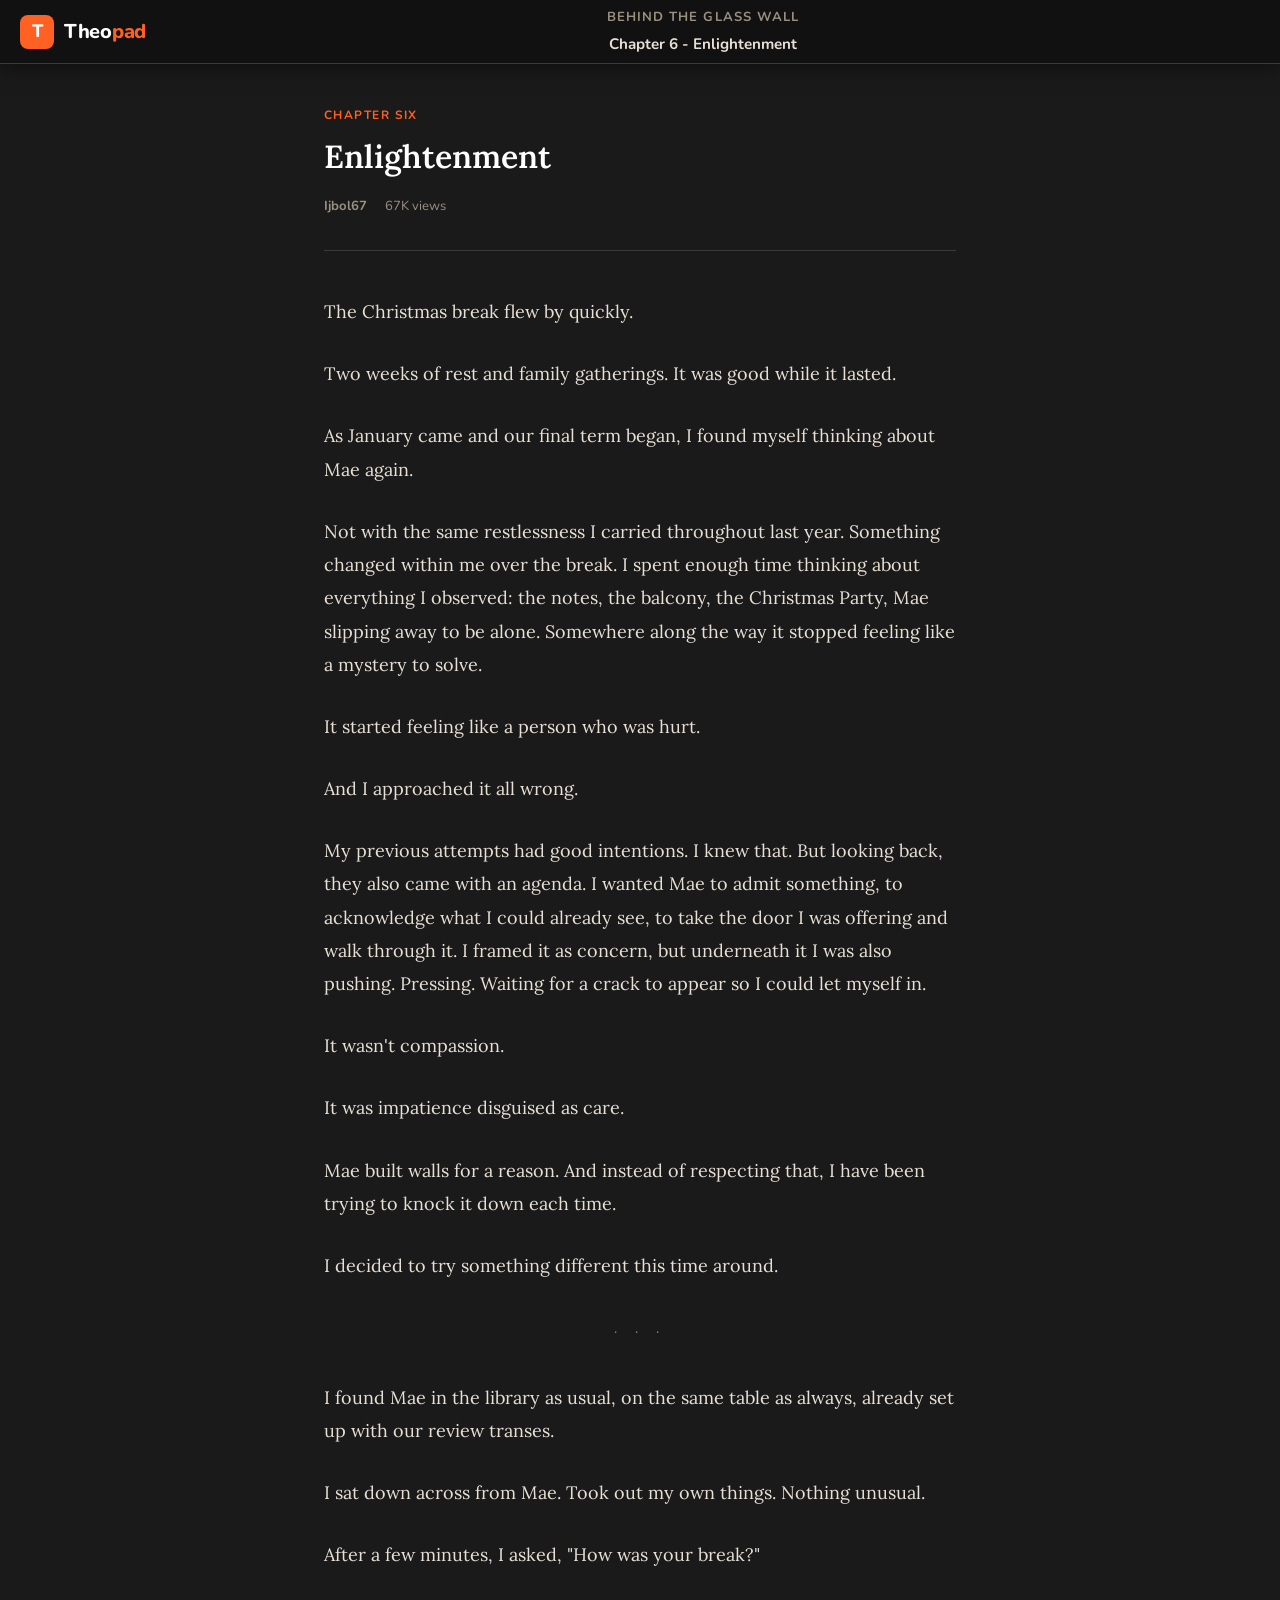
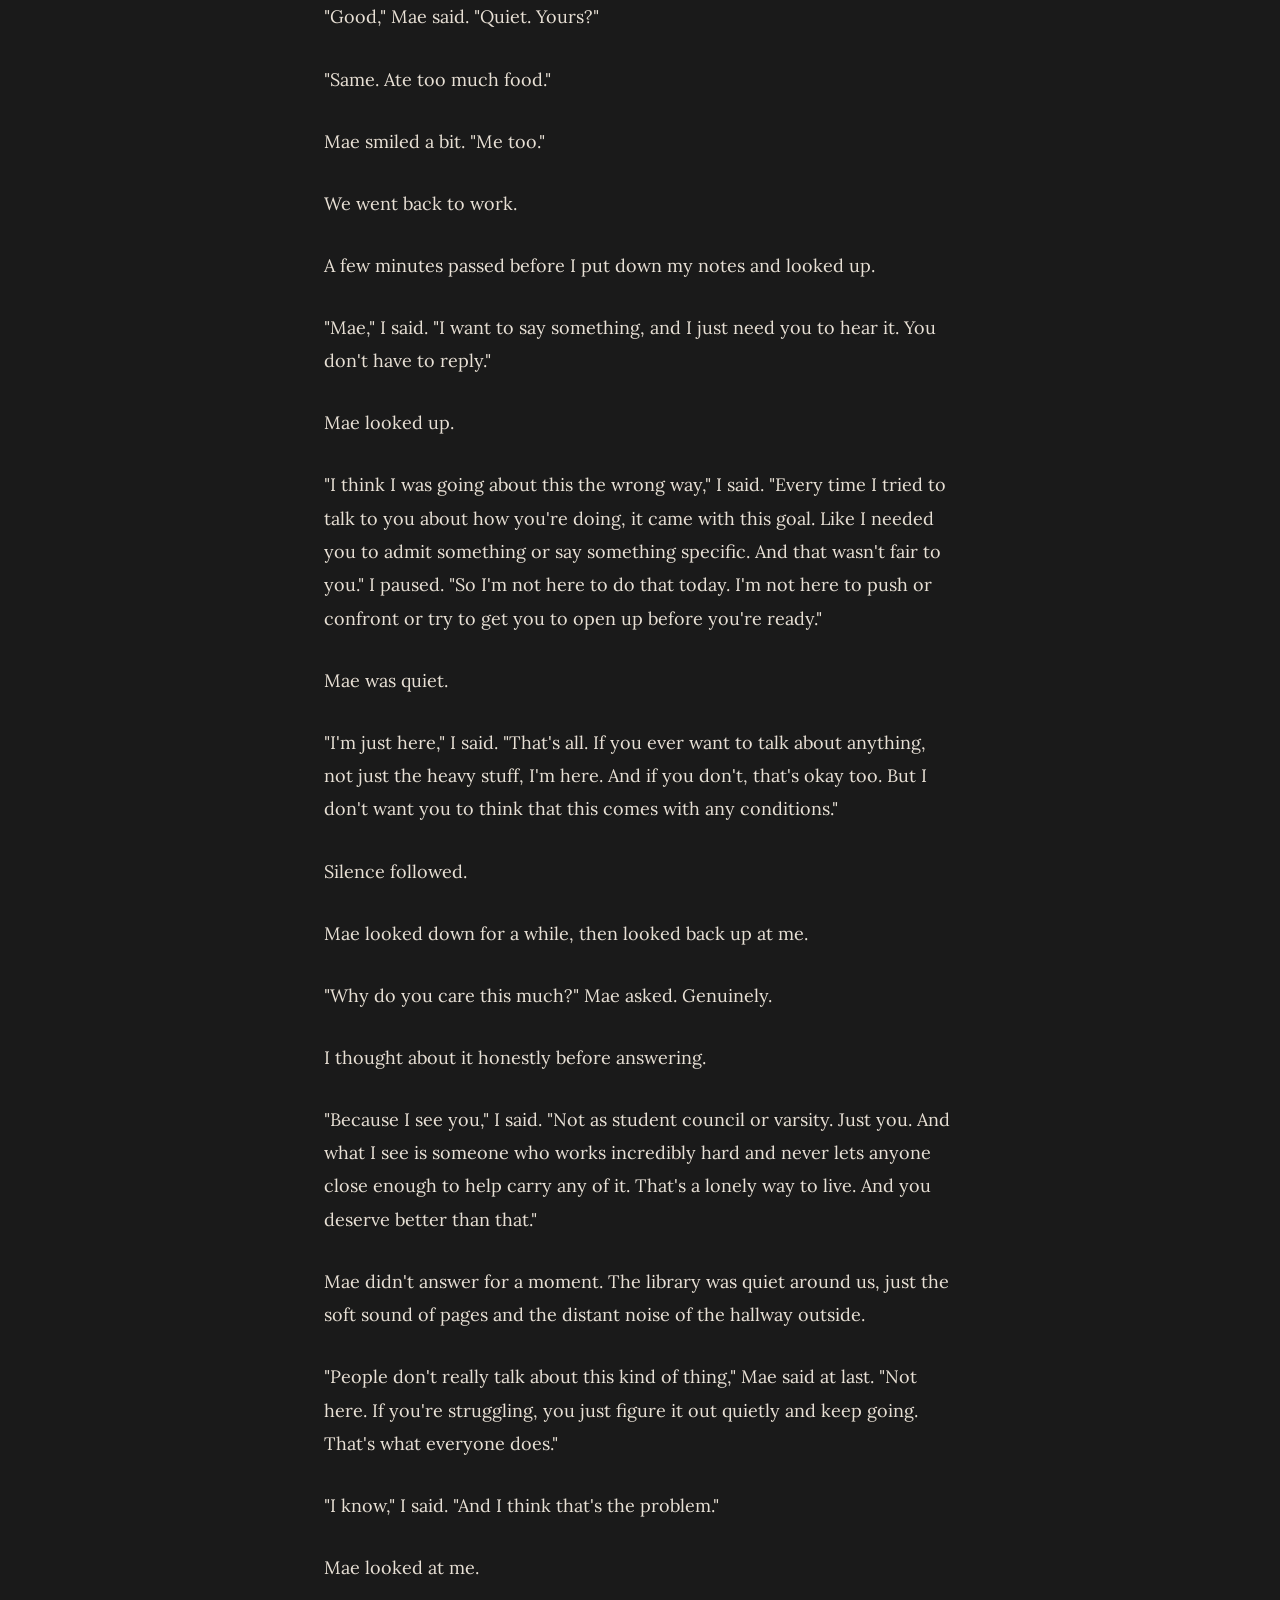
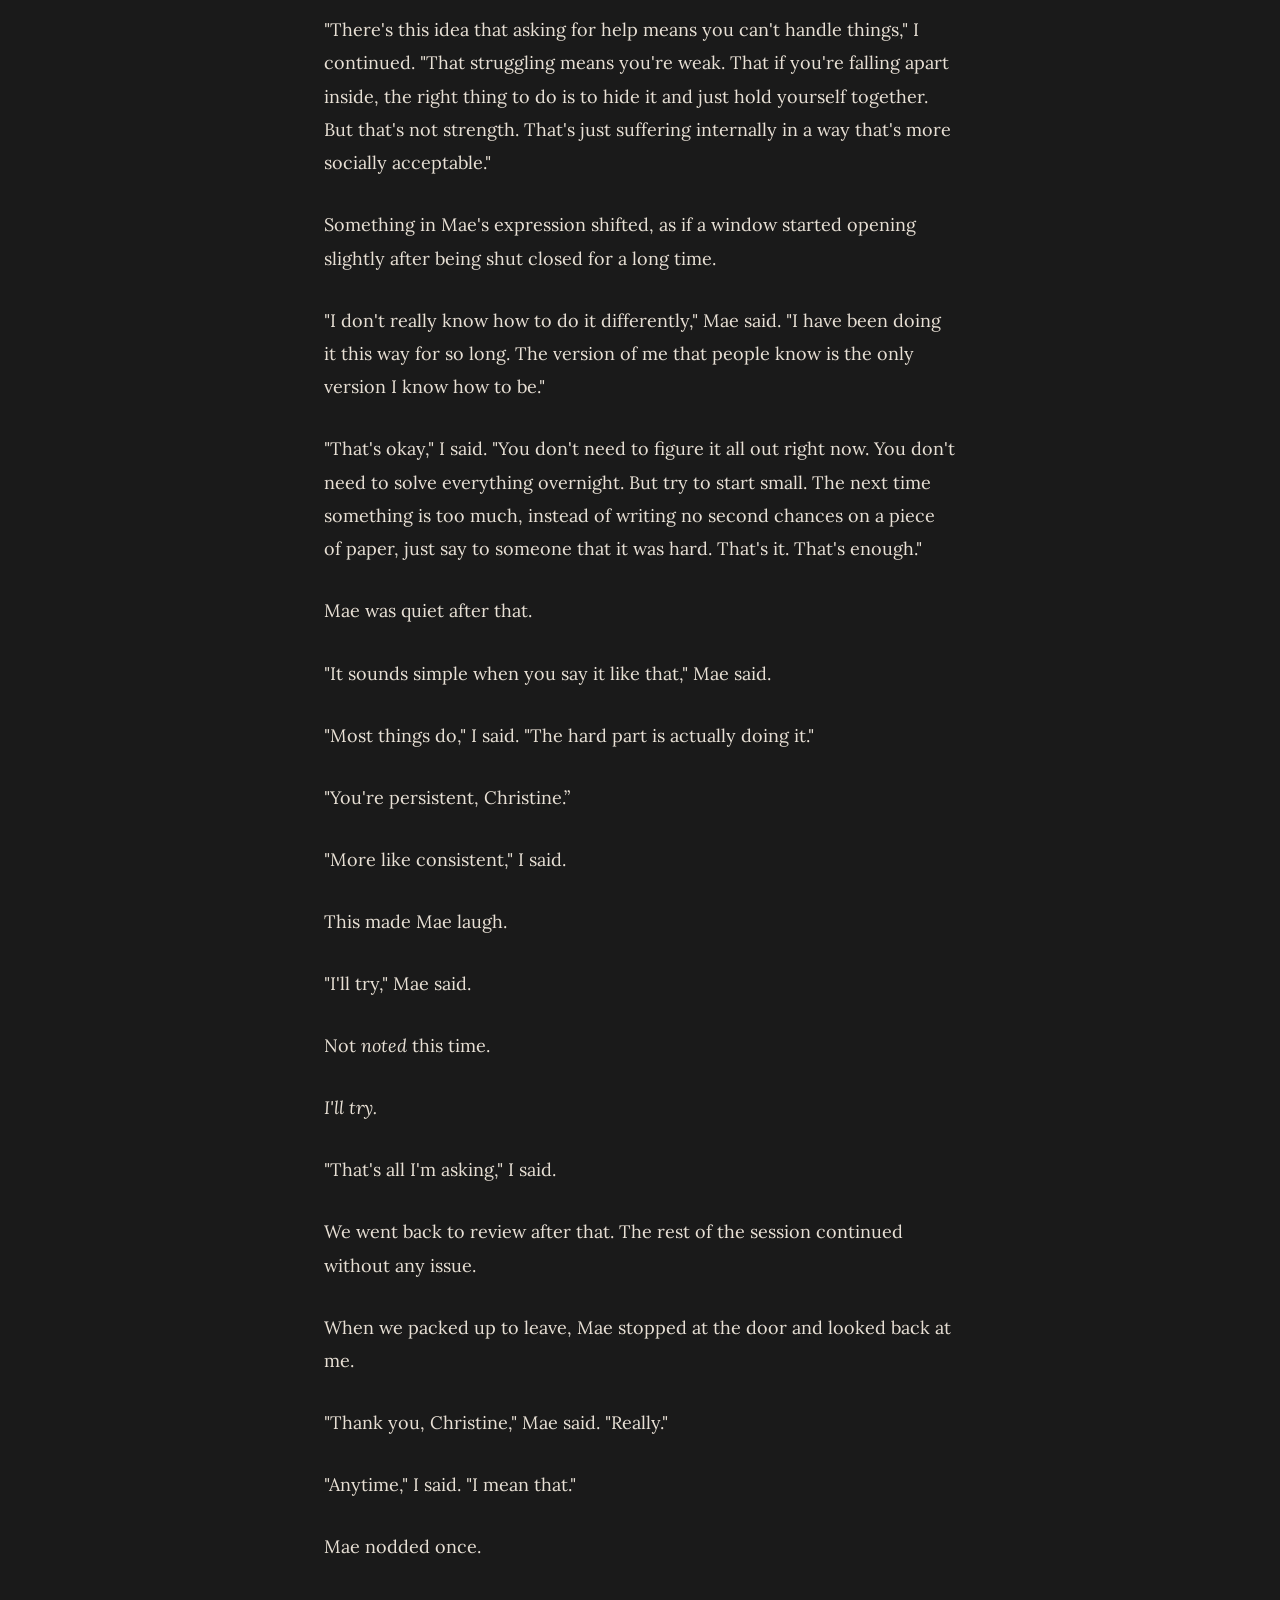
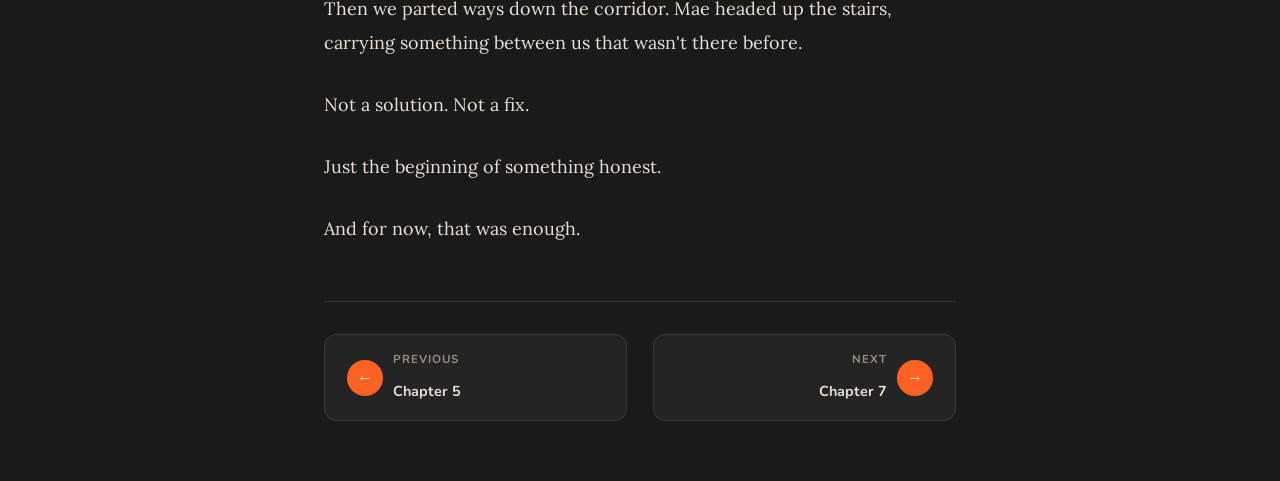
<file: chapter6.html>
<!DOCTYPE html>
<html lang="en">
<head>
  <meta charset="UTF-8" />
  <meta name="viewport" content="width=device-width, initial-scale=1.0"/>
  <title>Theopad</title>
  <link rel="preconnect" href="https://fonts.googleapis.com">
  <link href="https://fonts.googleapis.com/css2?family=Lora:ital,wght@0,400;0,600;1,400&family=Nunito:wght@400;600;700;800&display=swap" rel="stylesheet">
  <link rel="icon" type="image/x-icon" href="logo.png">
  <link rel="stylesheet" href="style.css">
</head>
<body>

  <header>
    <div class="header-logo">
      <div class="logo-icon">T</div>
      <div class="logo-text">Theo<span>pad</span></div>
    </div>

    <div class="header-meta">
      <div class="header-story-title">Behind the Glass Wall</div>
      <div class="header-chapter-title">Chapter 6 - Enlightenment</div>
    </div>
  </header>

  <main>
    <div class="chapter-header">
      <div class="chapter-label">Chapter Six</div>
      <h1 class="chapter-title">Enlightenment</h1>
      <div class="chapter-meta">
        <span><strong>Ijbol67</strong></span>
        <span>67K views</span>
      </div>
    </div>

    <div class="story-content">
      <p>
        The Christmas break flew by quickly.
      </p>

      <p>
        Two weeks of rest and family gatherings. It was good while it lasted.
      </p>

      <p>
        As January came and our final term began, I found myself thinking about Mae again.
      </p>

      <p>
        Not with the same restlessness I carried throughout last year. Something changed within me over the break. I spent enough time thinking about everything I observed: the notes, the balcony, the Christmas Party, Mae slipping away to be alone. Somewhere along the way it stopped feeling like a mystery to solve.
      </p>

      <p>
        It started feeling like a person who was hurt.
      </p>

      <p>
        And I approached it all wrong.
      </p>

      <p>
        My previous attempts had good intentions. I knew that. But looking back, they also came with an agenda. I wanted Mae to admit something, to acknowledge what I could already see, to take the door I was offering and walk through it. I framed it as concern, but underneath it I was also pushing. Pressing. Waiting for a crack to appear so I could let myself in.
      </p>

      <p>
        It wasn't compassion. 
      </p>

      <p>
        It was impatience disguised as care.
      </p>

      <p>
        Mae built walls for a reason. And instead of respecting that, I have been trying to knock it down each time.
      </p>

      <p>
        I decided to try something different this time around.
      </p>

      <div class="scene-break">· · ·</div>

      <p>
        I found Mae in the library as usual, on the same table as always, already set up with our review transes.
      </p>

      <p>
        I sat down across from Mae. Took out my own things. Nothing unusual.
      </p>

      <p>
        After a few minutes, I asked, "How was your break?"
      </p>

      <p>
        "Good," Mae said. "Quiet. Yours?"
      </p>

      <p>
        "Same. Ate too much food."
      </p>

      <p>
        Mae smiled a bit. "Me too."
      </p>

      <p>
        We went back to work.
      </p>

      <p>
        A few minutes passed before I put down my notes and looked up.
      </p>

      <p>
        "Mae," I said. "I want to say something, and I just need you to hear it. You don't have to reply."
      </p>

      <p>
        Mae looked up.
      </p>

      <p>
        "I think I was going about this the wrong way," I said. "Every time I tried to talk to you about how you're doing, it came with this goal. Like I needed you to admit something or say something specific. And that wasn't fair to you." I paused. "So I'm not here to do that today. I'm not here to push or confront or try to get you to open up before you're ready."
      </p>

      <p>
        Mae was quiet.
      </p>

      <p>
        "I'm just here," I said. "That's all. If you ever want to talk about anything, not just the heavy stuff, I'm here. And if you don't, that's okay too. But I don't want you to think that this comes with any conditions."
      </p>

      <p>
        Silence followed.
      </p>

      <p>
        Mae looked down for a while, then looked back up at me.
      </p>

      <p>
        "Why do you care this much?" Mae asked. Genuinely.
      </p>

      <p>
        I thought about it honestly before answering.
      </p>

      <p>
        "Because I see you," I said. "Not as student council or varsity. Just you. And what I see is someone who works incredibly hard and never lets anyone close enough to help carry any of it. That's a lonely way to live. And you deserve better than that."
      </p>

      <p>
        Mae didn't answer for a moment. The library was quiet around us, just the soft sound of pages and the distant noise of the hallway outside.
      </p>

      <p>
        "People don't really talk about this kind of thing," Mae said at last. "Not here. If you're struggling, you just figure it out quietly and keep going. That's what everyone does."
      </p>

      <p>
        "I know," I said. "And I think that's the problem."
      </p>

      <p>
        Mae looked at me.
      </p>

      <p>
        "There's this idea that asking for help means you can't handle things," I continued. "That struggling means you're weak. That if you're falling apart inside, the right thing to do is to hide it and just hold yourself together. But that's not strength. That's just suffering internally in a way that's more socially acceptable."
      </p>

      <p>
        Something in Mae's expression shifted, as if a window started opening slightly after being shut closed for a long time.
      </p>

      <p>
        "I don't really know how to do it differently," Mae said. "I have been doing it this way for so long. The version of me that people know is the only version I know how to be."
      </p>

      <p>
        "That's okay," I said. "You don't need to figure it all out right now. You don't need to solve everything overnight. But try to start small. The next time something is too much, instead of writing no second chances on a piece of paper, just say to someone that it was hard. That's it. That's enough."
      </p>

      <p>
        Mae was quiet after that.
      </p>

      <p>
        "It sounds simple when you say it like that," Mae said.
      </p>

      <p>
        "Most things do," I said. "The hard part is actually doing it."
      </p>

      <p>
        "You're persistent, Christine.”
      </p>

      <p>
        "More like consistent," I said.
      </p>

      <p>
        This made Mae laugh.
      </p>

      <p>
        "I'll try," Mae said.
      </p>

      <p>
        Not <i>noted</i> this time.
      </p>

      <p>
        <i>I'll try.</i>
      </p>

      <p>
        "That's all I'm asking," I said.
      </p>

      <p>
        We went back to review after that. The rest of the session continued without any issue. 
      </p>

      <p>
        When we packed up to leave, Mae stopped at the door and looked back at me.
      </p>

      <p>
        "Thank you, Christine," Mae said. "Really."
      </p>

      <p>
        "Anytime," I said. "I mean that."
      </p>

      <p>
        Mae nodded once.
      </p>

      <p>
        Then we parted ways down the corridor. Mae headed up the stairs, carrying something between us that wasn't there before.
      </p>

      <p>
        Not a solution. Not a fix.
      </p>

      <p>
        Just the beginning of something honest.
      </p>

      <p>
        And for now, that was enough.
      </p>

    </div>

    <nav class="chapter-nav">
      <a class="nav-btn prev" href="chapter5.html">
        <div class="nav-arrow">←</div>
        <div class="nav-info">
          <small>Previous</small>
          <strong>Chapter 5</strong>
        </div>
      </a>

      <a class="nav-btn next" href="chapter7.html">
        <div class="nav-arrow">→</div>
        <div class="nav-info">
          <small>Next</small>
          <strong>Chapter 7</strong>
        </div>
      </a>
    </nav>
  </main>

</body>
</html>
</file>
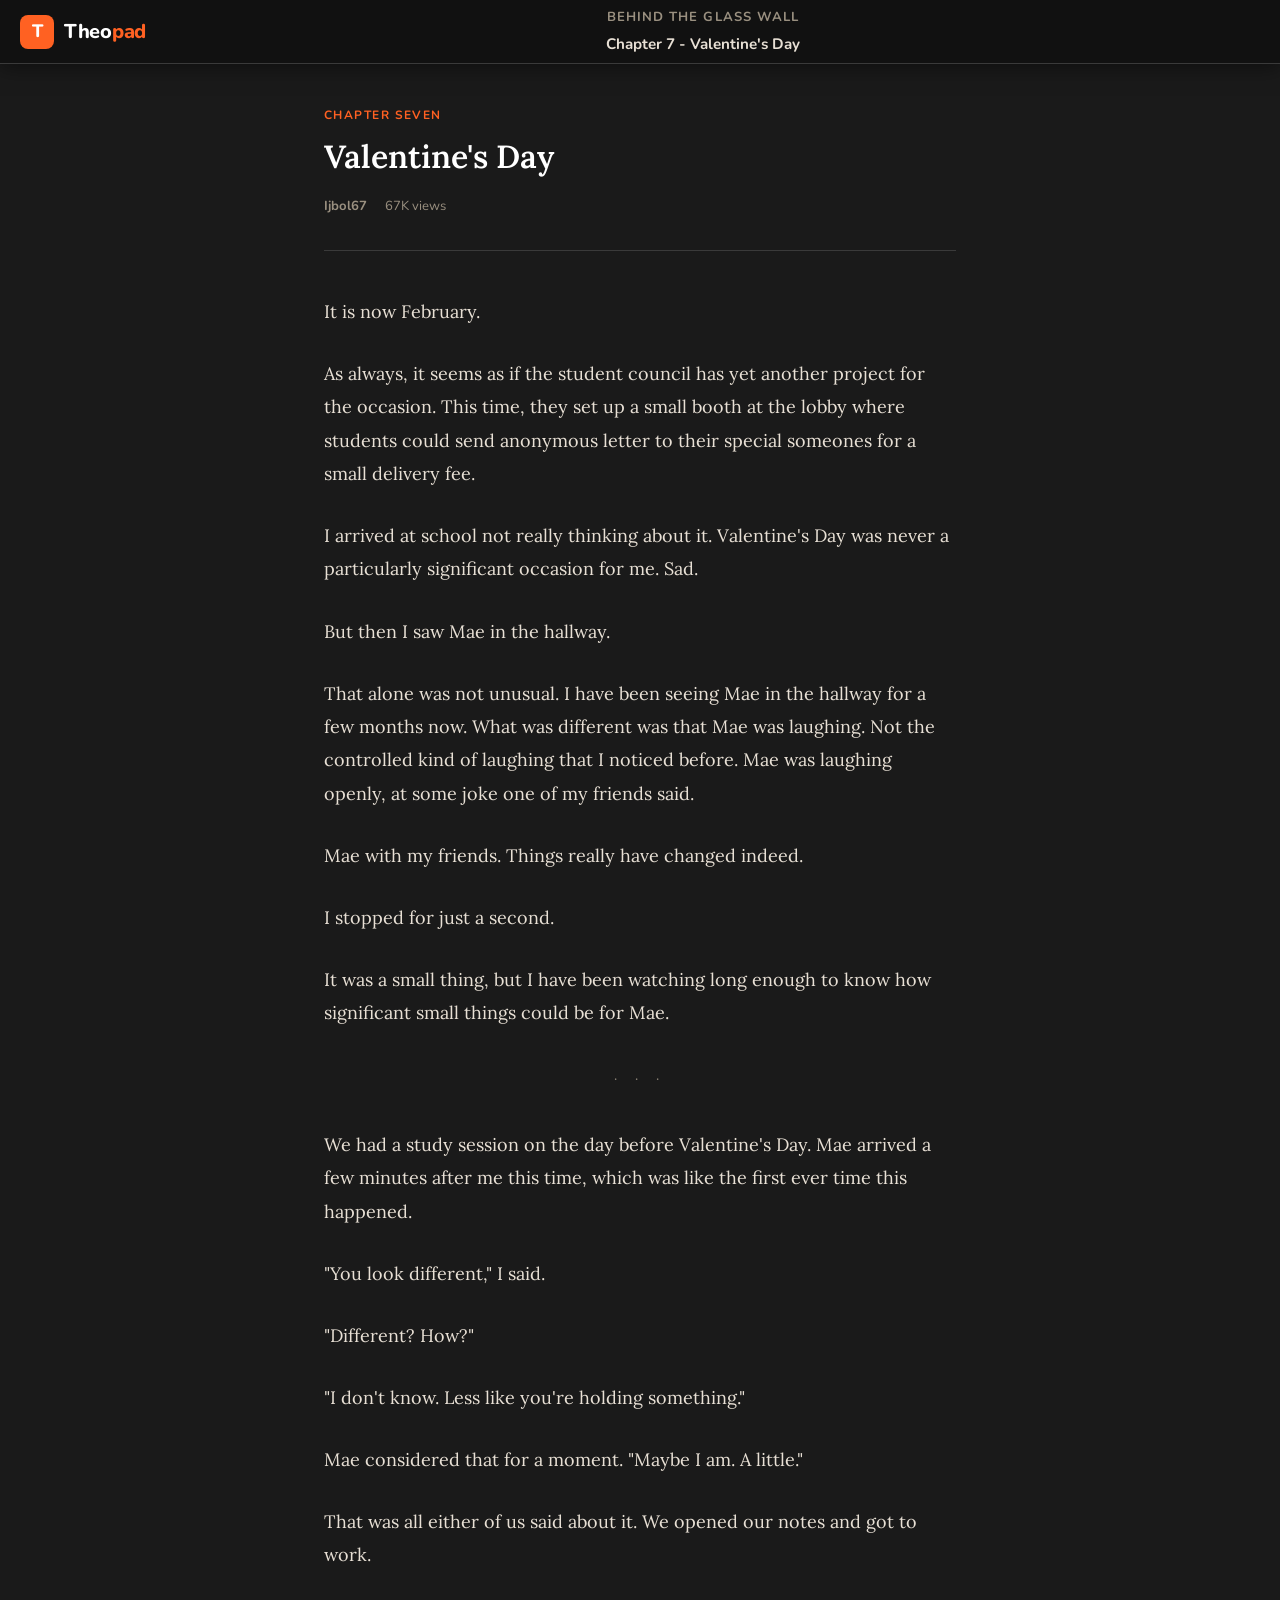
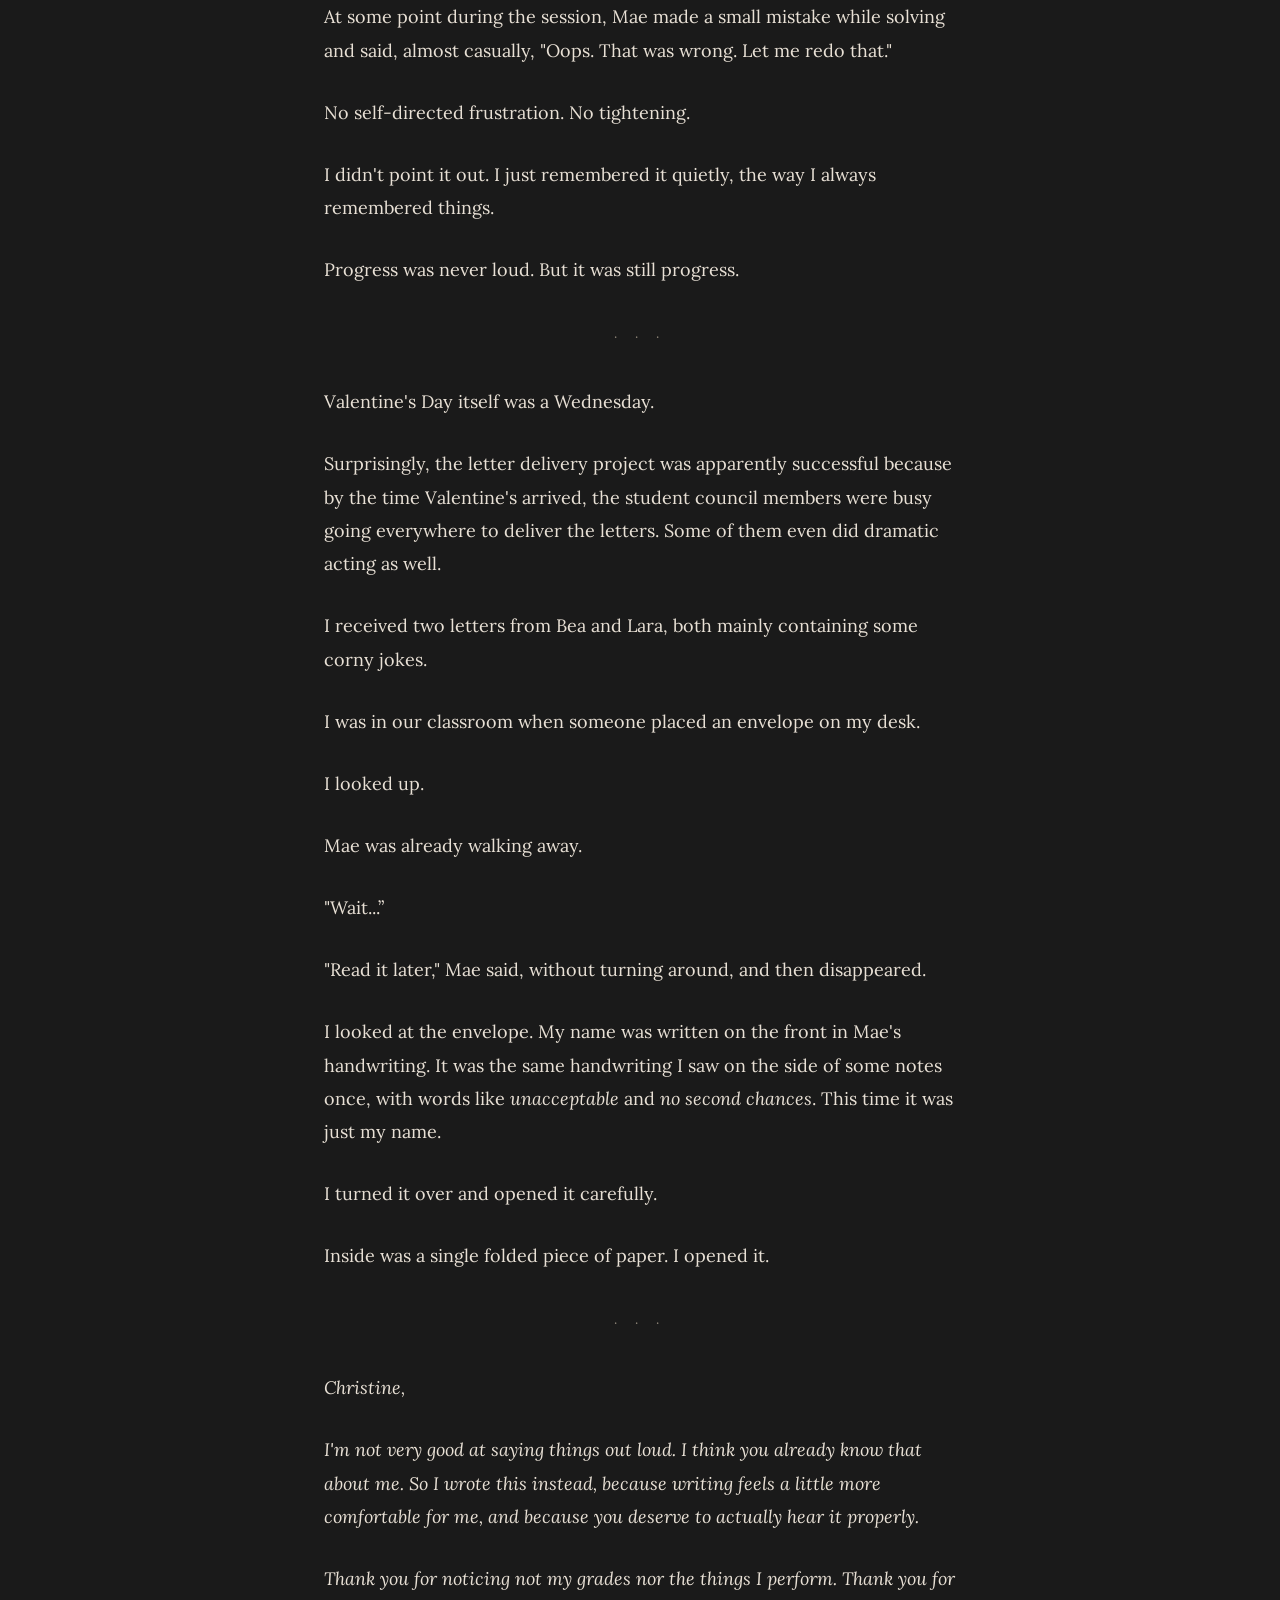
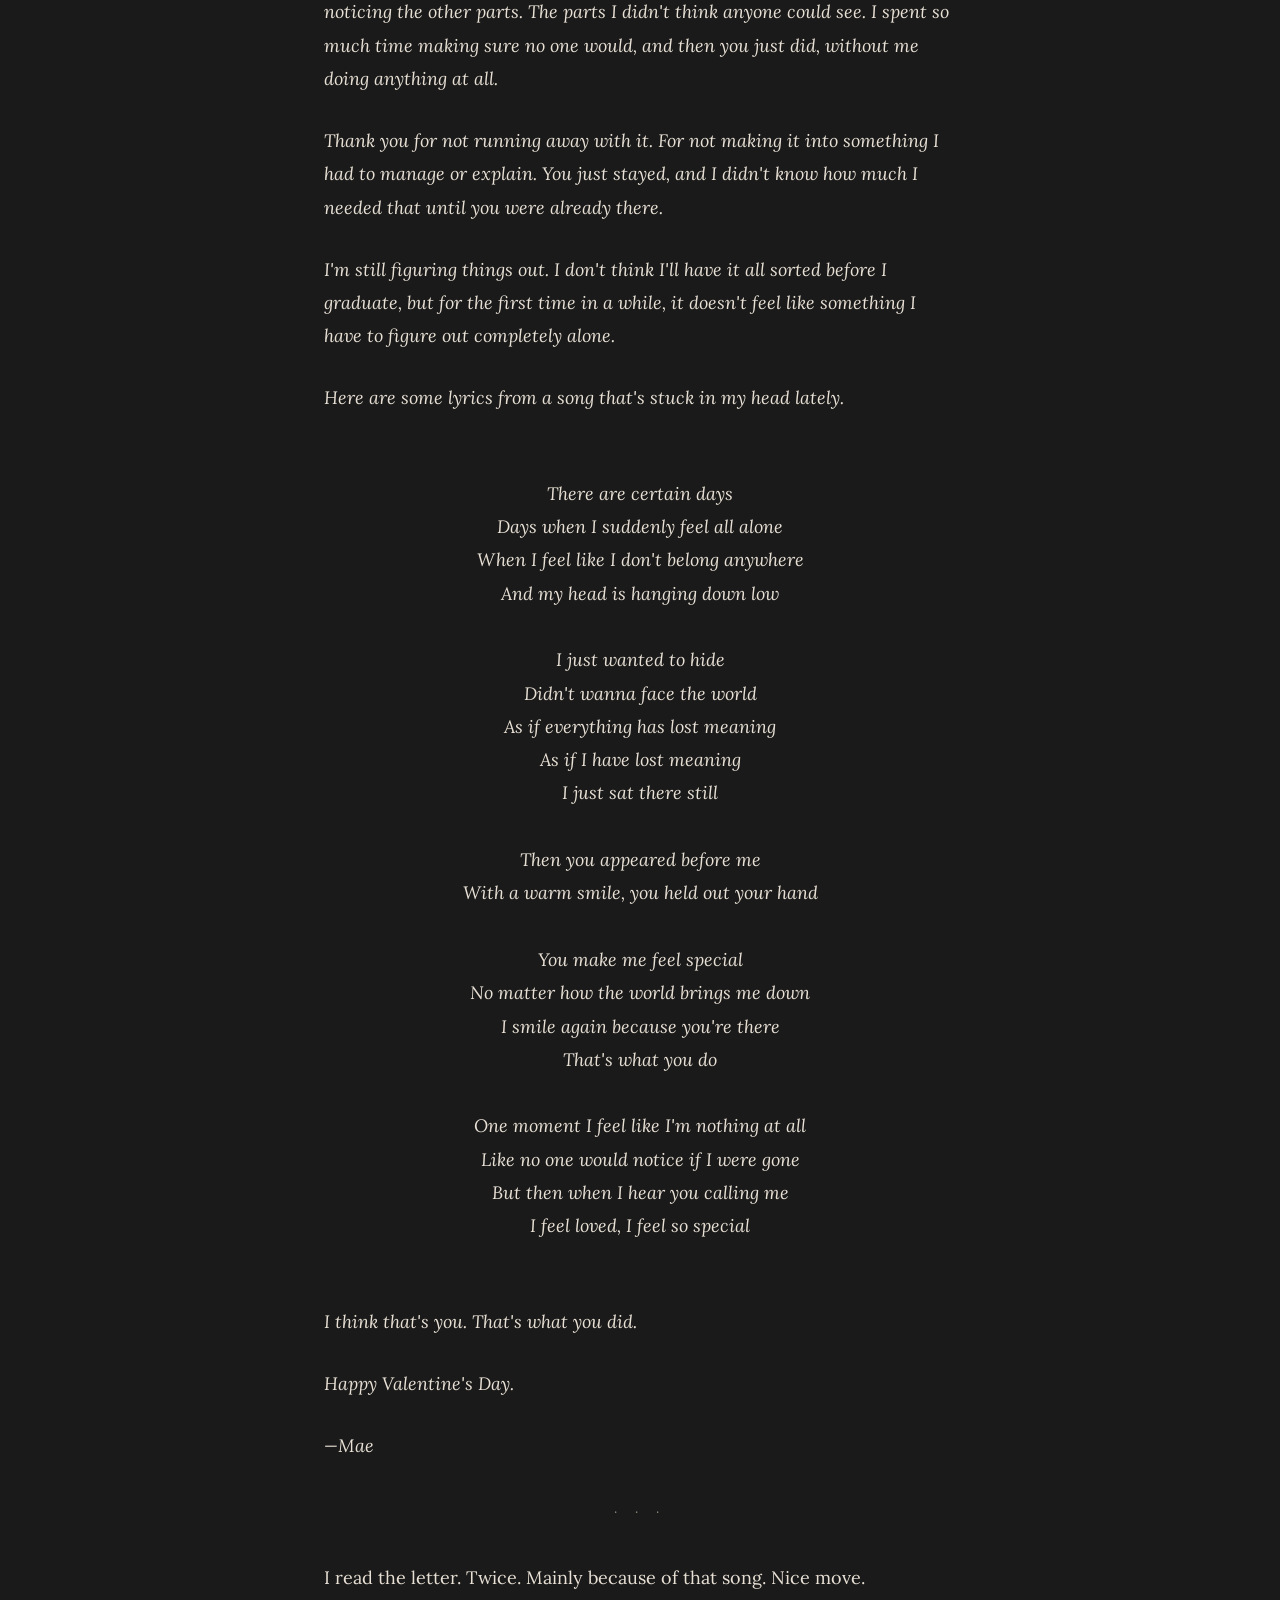
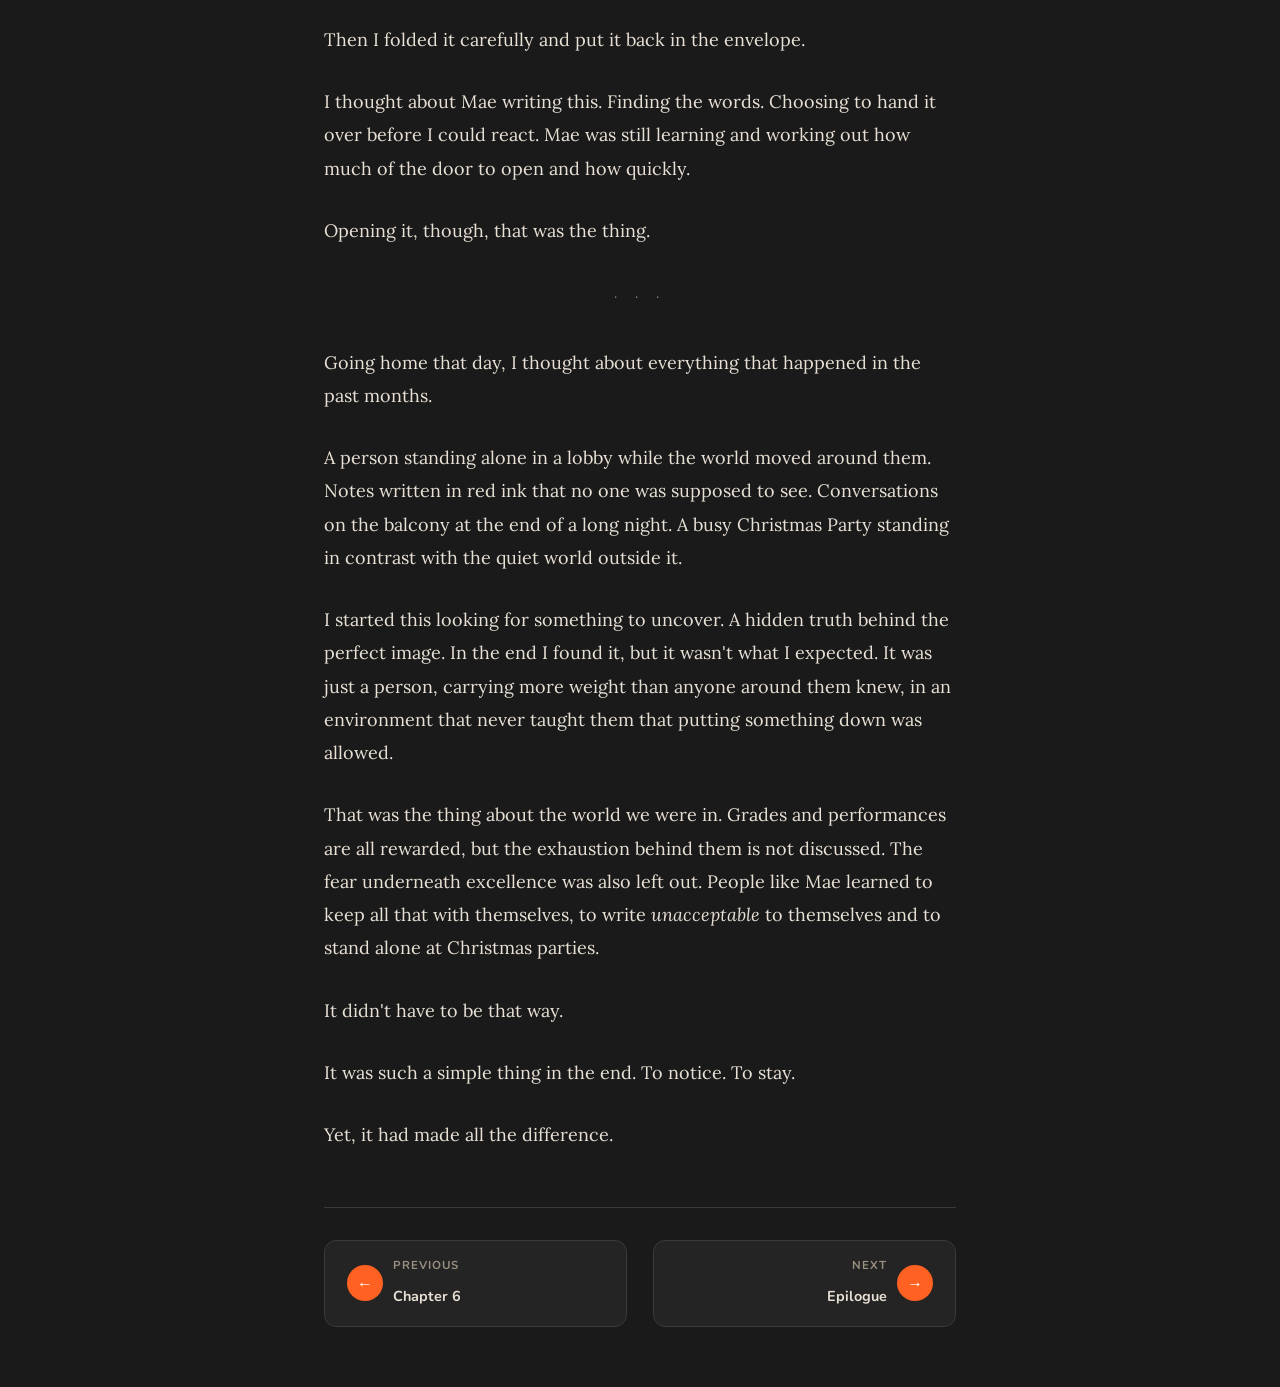
<file: chapter7.html>
<!DOCTYPE html>
<html lang="en">
<head>
  <meta charset="UTF-8" />
  <meta name="viewport" content="width=device-width, initial-scale=1.0"/>
  <title>Theopad</title>
  <link rel="preconnect" href="https://fonts.googleapis.com">
  <link href="https://fonts.googleapis.com/css2?family=Lora:ital,wght@0,400;0,600;1,400&family=Nunito:wght@400;600;700;800&display=swap" rel="stylesheet">
  <link rel="icon" type="image/x-icon" href="logo.png">
  <link rel="stylesheet" href="style.css">
</head>
<body>

  <header>
    <div class="header-logo">
      <div class="logo-icon">T</div>
      <div class="logo-text">Theo<span>pad</span></div>
    </div>

    <div class="header-meta">
      <div class="header-story-title">Behind the Glass Wall</div>
      <div class="header-chapter-title">Chapter 7 - Valentine's Day</div>
    </div>
  </header>

  <main>
    <div class="chapter-header">
      <div class="chapter-label">Chapter Seven</div>
      <h1 class="chapter-title">Valentine's Day</h1>
      <div class="chapter-meta">
        <span><strong>Ijbol67</strong></span>
        <span>67K views</span>
      </div>
    </div>

    <div class="story-content">
      <p>
        It is now February.
      </p>

      <p>
        As always, it seems as if the student council has yet another project for the occasion. This time, they set up a small booth at the lobby where students could send anonymous letter to their special someones for a small delivery fee. 
      </p>

      <p>
        I arrived at school not really thinking about it. Valentine's Day was never a particularly significant occasion for me. Sad.
      </p>

      <p>
        But then I saw Mae in the hallway.
      </p>

      <p>
        That alone was not unusual. I have been seeing Mae in the hallway for a few months now. What was different was that Mae was laughing. Not the controlled kind of laughing that I noticed before. Mae was laughing openly, at some joke one of my friends said.
      </p>

      <p>
        Mae with my friends. Things really have changed indeed.
      </p>

      <p>
        I stopped for just a second.
      </p>

      <p>
        It was a small thing, but I have been watching long enough to know how significant small things could be for Mae.
      </p>

      <div class="scene-break">· · ·</div>

      <p>
        We had a study session on the day before Valentine's Day. Mae arrived a few minutes after me this time, which was like the first ever time this happened. 
      </p>

      <p>
        "You look different," I said.
      </p>

      <p>
        "Different? How?"
      </p>

      <p>
        "I don't know. Less like you're holding something."
      </p>

      <p>
        Mae considered that for a moment. "Maybe I am. A little."
      </p>

      <p>
        That was all either of us said about it. We opened our notes and got to work. 
      </p>

      <p>
        At some point during the session, Mae made a small mistake while solving and said, almost casually, "Oops. That was wrong. Let me redo that."
      </p>

      <p>
        No self-directed frustration. No tightening. 
      </p>

      <p>
        I didn't point it out. I just remembered it quietly, the way I always remembered things.
      </p>

      <p>
        Progress was never loud. But it was still progress.
      </p>

      <div class="scene-break">· · ·</div>

      <p>
        Valentine's Day itself was a Wednesday.
      </p>

      <p>
        Surprisingly, the letter delivery project was apparently successful because by the time Valentine's arrived, the student council members were busy going everywhere to deliver the letters. Some of them even did dramatic acting as well. 
      </p>

      <p>
        I received two letters from Bea and Lara, both mainly containing some corny jokes.
      </p>

      <p>
        I was in our classroom when someone placed an envelope on my desk.
      </p>

      <p>
        I looked up.
      </p>

      <p>
        Mae was already walking away.
      </p>

      <p>
        "Wait...”
      </p>

      <p>
        "Read it later," Mae said, without turning around, and then disappeared.
      </p>

      <p>
        I looked at the envelope. My name was written on the front in Mae's handwriting. It was the same handwriting I saw on the side of some notes once, with words like <i>unacceptable</i> and <i>no second chances</i>. This time it was just my name.
      </p>

      <p>
        I turned it over and opened it carefully.
      </p>

      <p>
        Inside was a single folded piece of paper. I opened it.
      </p>

      <div class="scene-break">· · ·</div>

      <p>
        <i>Christine,</i>
      </p>

      <p>
        <i>I'm not very good at saying things out loud. I think you already know that about me. So I wrote this instead, because writing feels a little more comfortable for me, and because you deserve to actually hear it properly.</i>
      </p>

      <p>
        <i>Thank you for noticing not my grades nor the things I perform. Thank you for noticing the other parts. The parts I didn't think anyone could see. I spent so much time making sure no one would, and then you just did, without me doing anything at all.</i>
      </p>

      <p>
        <i>Thank you for not running away with it. For not making it into something I had to manage or explain. You just stayed, and I didn't know how much I needed that until you were already there.</i>
      </p>

      <p>
        <i>I'm still figuring things out. I don't think I'll have it all sorted before I graduate, but for the first time in a while, it doesn't feel like something I have to figure out completely alone.</i>
      </p>

      <p>
        <i>Here are some lyrics from a song that's stuck in my head lately. </i>
      </p>

      <p style="text-align: center;">
        <i>
          <br>
          There are certain days <br>
          Days when I suddenly feel all alone <br>
          When I feel like I don't belong anywhere <br>
          And my head is hanging down low <br>
          <br>
          I just wanted to hide <br>
          Didn't wanna face the world <br>
          As if everything has lost meaning <br>
          As if I have lost meaning <br>
          I just sat there still <br>
          <br>
          Then you appeared before me <br>
          With a warm smile, you held out your hand <br>
          <br>
          You make me feel special <br>
          No matter how the world brings me down <br>
          I smile again because you're there <br>
          That's what you do <br>
          <br>
          One moment I feel like I'm nothing at all <br>
          Like no one would notice if I were gone <br>
          But then when I hear you calling me <br>
          I feel loved, I feel so special <br>
          <br>
        </i>
      </p>

      <p>
        <i>I think that's you. That's what you did.</i>
      </p>

      <p>
        <i>Happy Valentine's Day.</i>
      </p>

      <p>
        <i>—Mae</i>
      </p>

      <div class="scene-break">· · ·</div>

      <p>
        I read the letter. Twice. Mainly because of that song. Nice move.
      </p>

      <p>
        Then I folded it carefully and put it back in the envelope.
      </p>

      <p>
        I thought about Mae writing this. Finding the words. Choosing to hand it over before I could react. Mae was still learning and working out how much of the door to open and how quickly.
      </p>

      <p>
        Opening it, though, that was the thing.
      </p>

      <div class="scene-break">· · ·</div>

      <p>
        Going home that day, I thought about everything that happened in the past months.
      </p>

      <p>
        A person standing alone in a lobby while the world moved around them. Notes written in red ink that no one was supposed to see. Conversations on the balcony at the end of a long night. A busy Christmas Party standing in contrast with the quiet world outside it. 
      </p>

      <p>
        I started this looking for something to uncover. A hidden truth behind the perfect image. In the end I found it, but it wasn't what I expected. It was just a person, carrying more weight than anyone around them knew, in an environment that never taught them that putting something down was allowed.
      </p>

      <p>
        That was the thing about the world we were in. Grades and performances are all rewarded, but the exhaustion behind them is not discussed. The fear underneath excellence was also left out. People like Mae learned to keep all that with themselves, to write <i>unacceptable</i> to themselves and to stand alone at Christmas parties.
      </p>

      <p>
        It didn't have to be that way.
      </p>

      <p>
        It was such a simple thing in the end. To notice. To stay. 
      </p>

      <p>
        Yet, it had made all the difference.
      </p>
  
    </div>

    <nav class="chapter-nav">
      <a class="nav-btn prev" href="chapter6.html">
        <div class="nav-arrow">←</div>
        <div class="nav-info">
          <small>Previous</small>
          <strong>Chapter 6</strong>
        </div>
      </a>

      <a class="nav-btn next" href="epilogue.html">
        <div class="nav-arrow">→</div>
        <div class="nav-info">
          <small>Next</small>
          <strong>Epilogue</strong>
        </div>
      </a>
    </nav>
  </main>

</body>
</html>
</file>
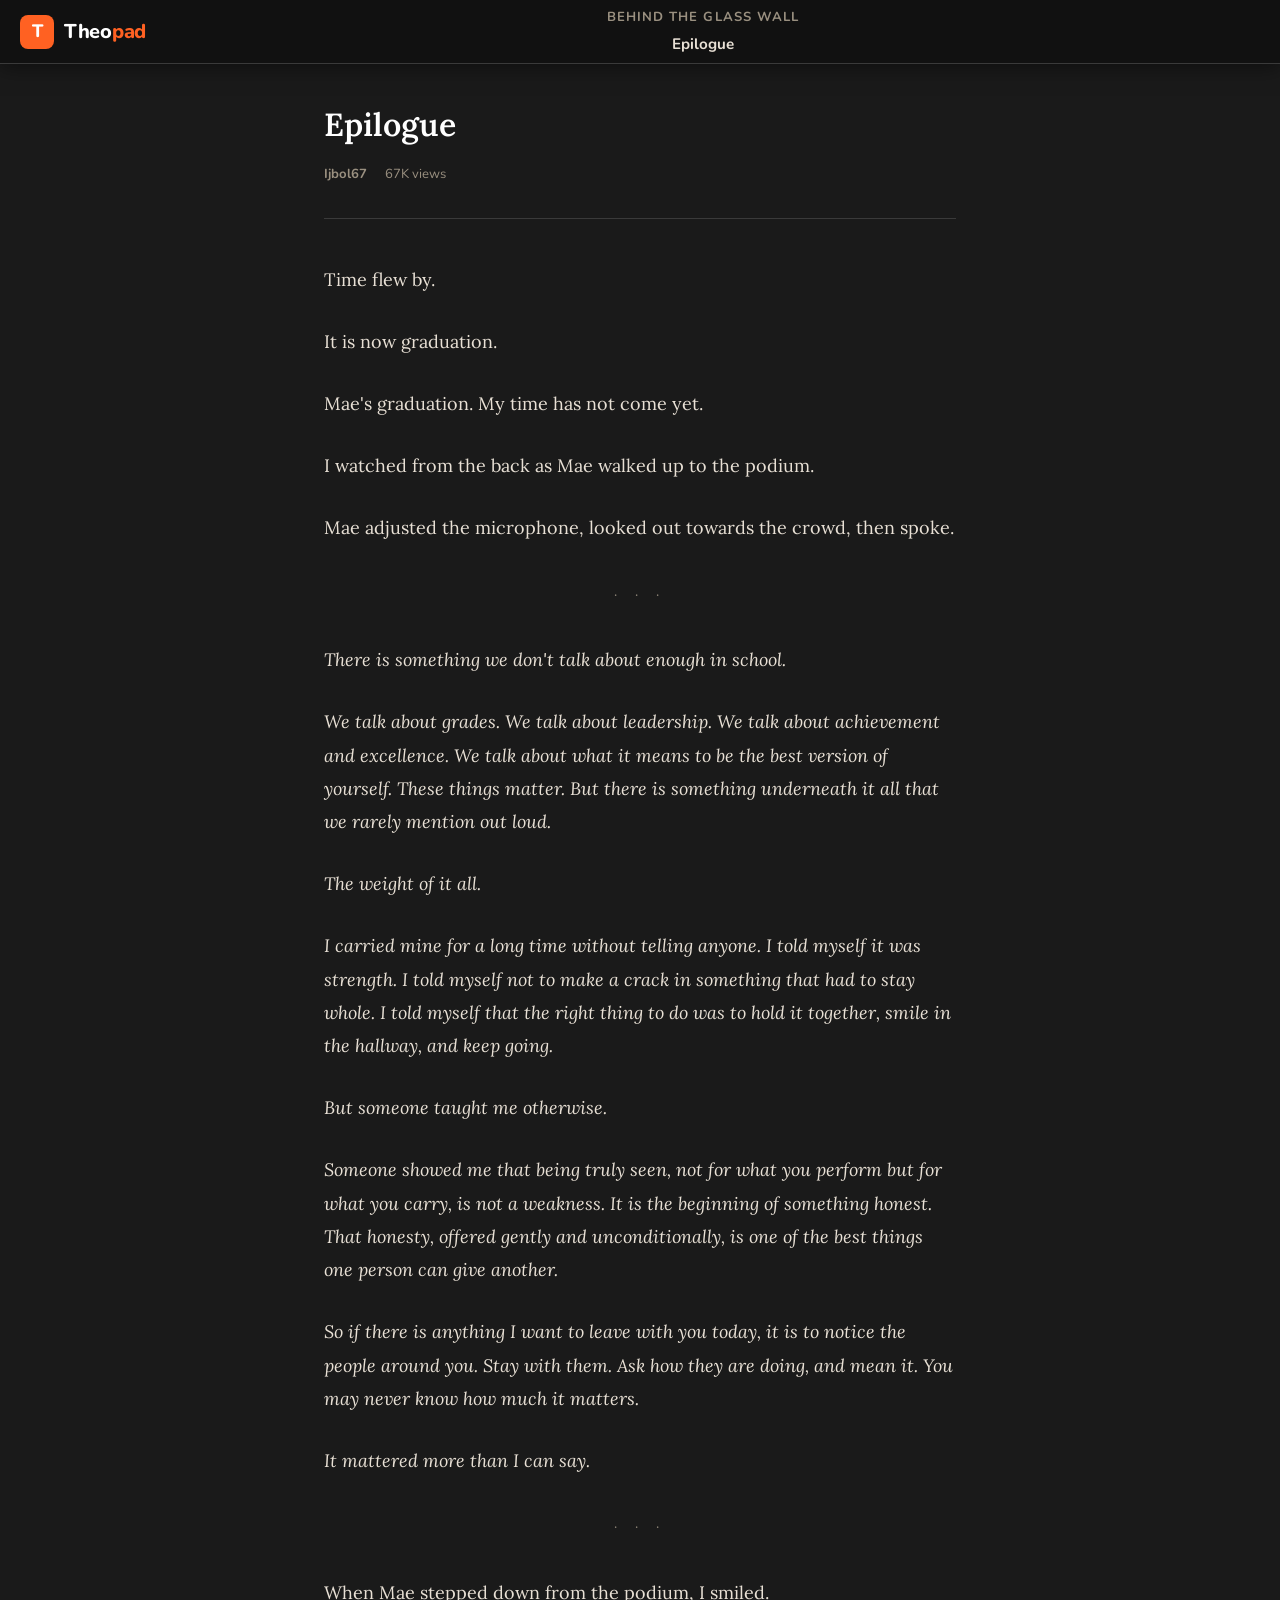
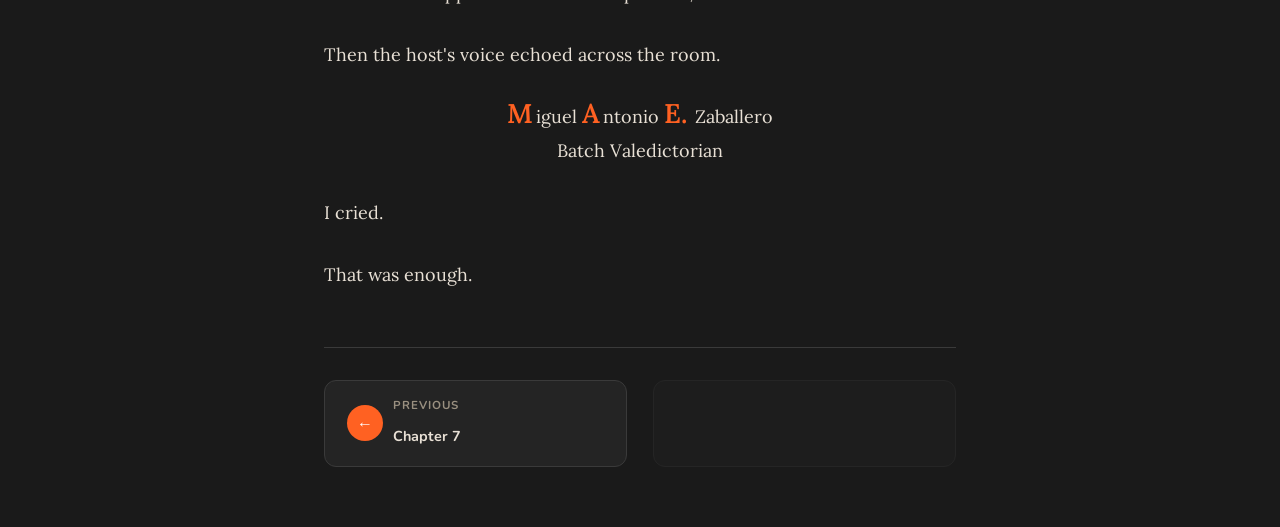
<file: epilogue.html>
<!DOCTYPE html>
<html lang="en">
<head>
  <meta charset="UTF-8" />
  <meta name="viewport" content="width=device-width, initial-scale=1.0"/>
  <title>Theopad</title>
  <link rel="preconnect" href="https://fonts.googleapis.com">
  <link href="https://fonts.googleapis.com/css2?family=Lora:ital,wght@0,400;0,600;1,400&family=Nunito:wght@400;600;700;800&display=swap" rel="stylesheet">
  <link rel="icon" type="image/x-icon" href="logo.png">
  <link rel="stylesheet" href="style.css">
  <style>
    big-letter {
      font-size: 1.5em;
      font-weight: 600;
      line-height: 0.75;
      margin: 0.05em 0.1em 0 0;
      color: var(--orange);
      font-family: 'Lora', serif;
    }
  </style>
</head>
<body>

  <header>
    <div class="header-logo">
      <div class="logo-icon">T</div>
      <div class="logo-text">Theo<span>pad</span></div>
    </div>

    <div class="header-meta">
      <div class="header-story-title">Behind the Glass Wall</div>
      <div class="header-chapter-title">Epilogue</div>
    </div>
  </header>

  <main>
    <div class="chapter-header">
      <h1 class="chapter-title">Epilogue</h1>
      <div class="chapter-meta">
        <span><strong>Ijbol67</strong></span>
        <span>67K views</span>
      </div>
    </div>

    <div class="story-content">
      <p>
        Time flew by.
      </p>

      <p>
        It is now graduation.
      </p>

      <p>
        Mae's graduation. My time has not come yet.
      </p>

      <p>
        I watched from the back as Mae walked up to the podium.
      </p>

      <p>
        Mae adjusted the microphone, looked out towards the crowd, then spoke.
      </p>

      <div class="scene-break">· · ·</div>

      <p>
        <i>There is something we don't talk about enough in school.</i>
      </p>

      <p>
        <i>We talk about grades. We talk about leadership. We talk about achievement and excellence. We talk about what it means to be the best version of yourself. These things matter. But there is something underneath it all that we rarely mention out loud.</i>
      </p>

      <p>
        <i>The weight of it all.</i>
      </p>

      <p>
        <i>I carried mine for a long time without telling anyone. I told myself it was strength. I told myself not to make a crack in something that had to stay whole. I told myself that the right thing to do was to hold it together, smile in the hallway, and keep going.</i>
      </p>

      <p>
        <i>But someone taught me otherwise.</i>
      </p>

      <p>
        <i>Someone showed me that being truly seen, not for what you perform but for what you carry, is not a weakness. It is the beginning of something honest. That honesty, offered gently and unconditionally, is one of the best things one person can give another.</i>
      </p>

      <p>
        <i>So if there is anything I want to leave with you today, it is to notice the people around you. Stay with them. Ask how they are doing, and mean it. You may never know how much it matters.</i>
      </p>

      <p>
        <i>It mattered more than I can say.</i>
      </p>

      <div class="scene-break">· · ·</div>

      <p>
        When Mae stepped down from the podium, I smiled.
      </p>

      <p>
        Then the host's voice echoed across the room.
      </p>

      <p style="text-align: center;">
        <big-letter>M</big-letter>iguel <big-letter>A</big-letter>ntonio <big-letter>E.</big-letter> Zaballero <br>
        Batch Valedictorian
      </p>

      <p>
        I cried.
      </p>

      <p>
        That was enough.
      </p>

    </div>

    <nav class="chapter-nav">
      <a class="nav-btn prev" href="chapter7.html">
        <div class="nav-arrow">←</div>
        <div class="nav-info">
          <small>Previous</small>
          <strong>Chapter 7</strong>
        </div>
      </a>

      <a class="nav-btn next disabled">
        <div class="nav-info">
          <small></small>
          <strong></strong>
        </div>
      </a>
    </nav>
  </main>

</body>
</html>
</file>
<file: style.css>
:root {
  --orange:      #ff6122;
  --orange-dark: #e04e0e;
  --orange-glow: rgba(255, 97, 34, 0.15);
  --bg:          #1a1a1a;
  --surface:     #242424;
  --surface2:    #2e2e2e;
  --border:      #3a3a3a;
  --text:        #e8e0d5;
  --text-muted:  #9a9080;
  --header-h:    64px;
  --max-w:       680px;
}

*, *::before, *::after {
  box-sizing: border-box;
  margin: 0;
  padding: 0;
}

body {
  background: var(--bg);
  color: var(--text);
  font-family: 'Lora', Georgia, serif;
  font-size: 18px;
  line-height: 1.85;
  min-height: 100vh;
}

/* ── HEADER ───────────────────────────────────────────────── */
header {
  position: fixed;
  top: 0; left: 0; right: 0;
  height: var(--header-h);
  background: #111;
  border-bottom: 1px solid var(--border);
  display: flex;
  align-items: center;
  justify-content: space-between;
  padding: 0 20px;
  z-index: 100;
  box-shadow: 0 2px 20px rgba(0, 0, 0, 0.5);
}

.header-logo {
  display: flex;
  align-items: center;
  gap: 10px;
  text-decoration: none;
}

.logo-icon {
  width: 34px;
  height: 34px;
  background: var(--orange);
  border-radius: 8px;
  display: grid;
  place-items: center;
  font-size: 18px;
  font-family: 'Nunito', sans-serif;
  font-weight: 800;
  color: #fff;
  letter-spacing: -1px;
  flex-shrink: 0;
}

.logo-text {
  font-family: 'Nunito', sans-serif;
  font-weight: 800;
  font-size: 1.25rem;
  color: #fff;
  letter-spacing: -0.3px;
}

.logo-text span {
  color: var(--orange);
}

.header-meta {
  text-align: center;
  flex: 1;
  padding: 0 16px;
  overflow: hidden;
}

.header-story-title {
  font-family: 'Nunito', sans-serif;
  font-weight: 700;
  font-size: 0.82rem;
  color: var(--text-muted);
  text-transform: uppercase;
  letter-spacing: 0.08em;
  white-space: nowrap;
  overflow: hidden;
  text-overflow: ellipsis;
}

.header-chapter-title {
  font-family: 'Nunito', sans-serif;
  font-weight: 700;
  font-size: 0.95rem;
  color: var(--text);
  white-space: nowrap;
  overflow: hidden;
  text-overflow: ellipsis;
}

/* ── MAIN LAYOUT ──────────────────────────────────────────── */
main {
  max-width: var(--max-w);
  margin: 0 auto;
  padding: calc(var(--header-h) + 40px) 24px 60px;
}

/* ── CHAPTER HEADER ───────────────────────────────────────── */
.chapter-header {
  margin-bottom: 44px;
  padding-bottom: 32px;
  border-bottom: 1px solid var(--border);
}

.chapter-label {
  font-family: 'Nunito', sans-serif;
  font-weight: 700;
  font-size: 0.75rem;
  color: var(--orange);
  text-transform: uppercase;
  letter-spacing: 0.12em;
  margin-bottom: 10px;
}

.chapter-title {
  font-family: 'Lora', serif;
  font-size: 2rem;
  font-weight: 600;
  color: #fff;
  line-height: 1.3;
  margin-bottom: 16px;
}

.chapter-meta {
  display: flex;
  align-items: center;
  gap: 18px;
  font-family: 'Nunito', sans-serif;
  font-size: 0.82rem;
  color: var(--text-muted);
}

.chapter-meta span {
  display: flex;
  align-items: center;
  gap: 5px;
}

/* ── STORY CONTENT ────────────────────────────────────────── */
.story-content p {
  margin-bottom: 1.6em;
  color: var(--text);
}

.story-content em {
  font-style: italic;
  color: #c8bfb5;
}

.scene-break {
  text-align: center;
  color: var(--text-muted);
  letter-spacing: 0.5em;
  margin: 2.5em 0;
  font-family: 'Nunito', sans-serif;
  font-size: 0.9rem;
  user-select: none;
}

/* ── CHAPTER NAV ──────────────────────────────────────────── */
.chapter-nav {
  margin-top: 56px;
  padding-top: 32px;
  border-top: 1px solid var(--border);
  display: flex;
  gap: 12px;
  justify-content: space-between;
}

.nav-btn {
  display: flex;
  align-items: center;
  gap: 10px;
  text-decoration: none;
  padding: 14px 22px;
  border-radius: 12px;
  border: 1.5px solid var(--border);
  background: var(--surface);
  transition: border-color 0.22s, background 0.22s, box-shadow 0.22s;
  flex: 1;
  max-width: 48%;
  color: inherit;
}

.nav-btn:hover {
  border-color: var(--orange);
  background: var(--surface2);
  box-shadow: 0 0 0 3px var(--orange-glow);
}

.nav-btn.prev {
  justify-content: flex-start;
}

.nav-btn.next {
  justify-content: flex-start;
  text-align: right;
  flex-direction: row-reverse;
}

.nav-arrow {
  width: 36px;
  height: 36px;
  background: var(--orange);
  border-radius: 50%;
  display: grid;
  place-items: center;
  font-size: 1rem;
  flex-shrink: 0;
  transition: transform 0.2s;
  color: #fff;
}

.nav-btn:hover .nav-arrow {
  transform: scale(1.1);
}

.nav-btn.disabled {
  opacity: 0.35;
  pointer-events: none;
}

.nav-info small {
  display: block;
  font-family: 'Nunito', sans-serif;
  font-size: 0.72rem;
  color: var(--text-muted);
  text-transform: uppercase;
  letter-spacing: 0.08em;
  font-weight: 700;
  margin-bottom: 2px;
}

.nav-info strong {
  font-family: 'Nunito', sans-serif;
  font-size: 0.9rem;
  color: var(--text);
  font-weight: 700;
}

/* ── RESPONSIVE ───────────────────────────────────────────── */
@media (max-width: 520px) {
  body { font-size: 16px; }
  .chapter-title { font-size: 1.5rem; }
  .logo-text { display: none; }
}
</file>
